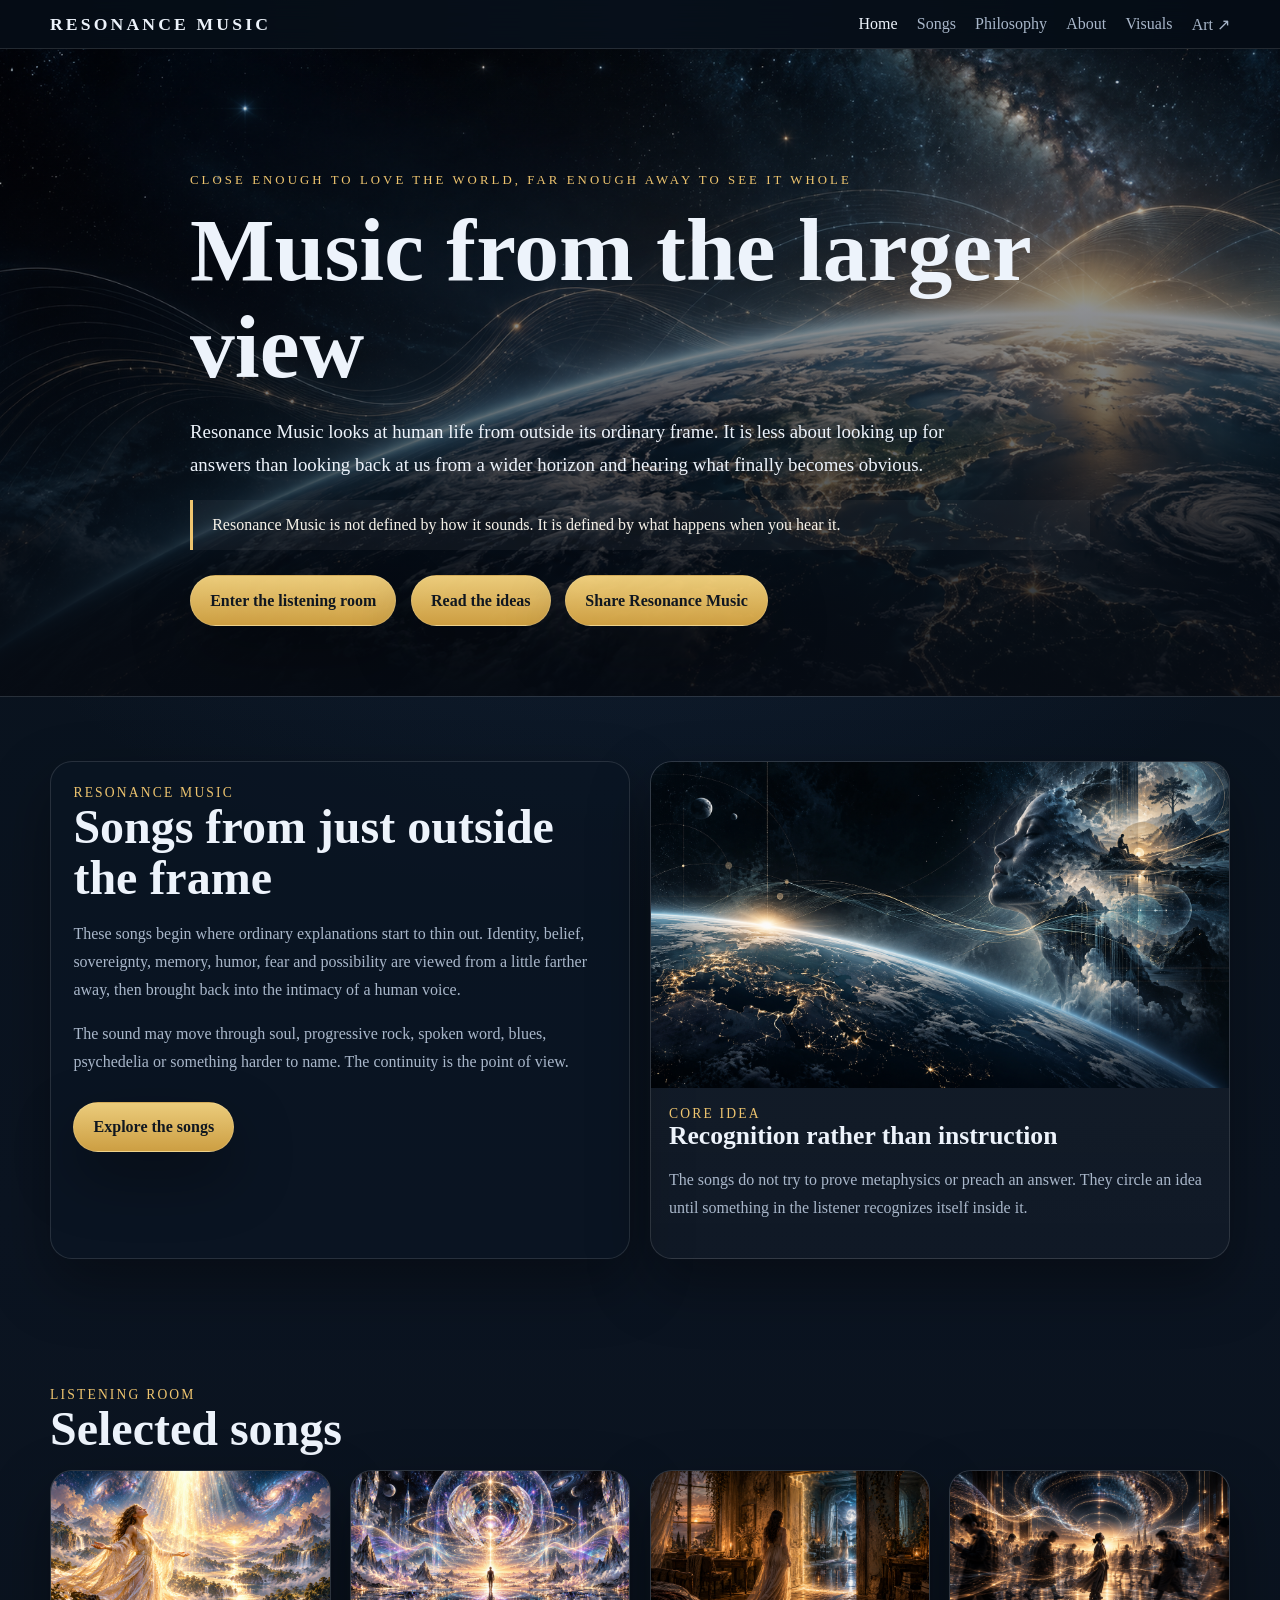
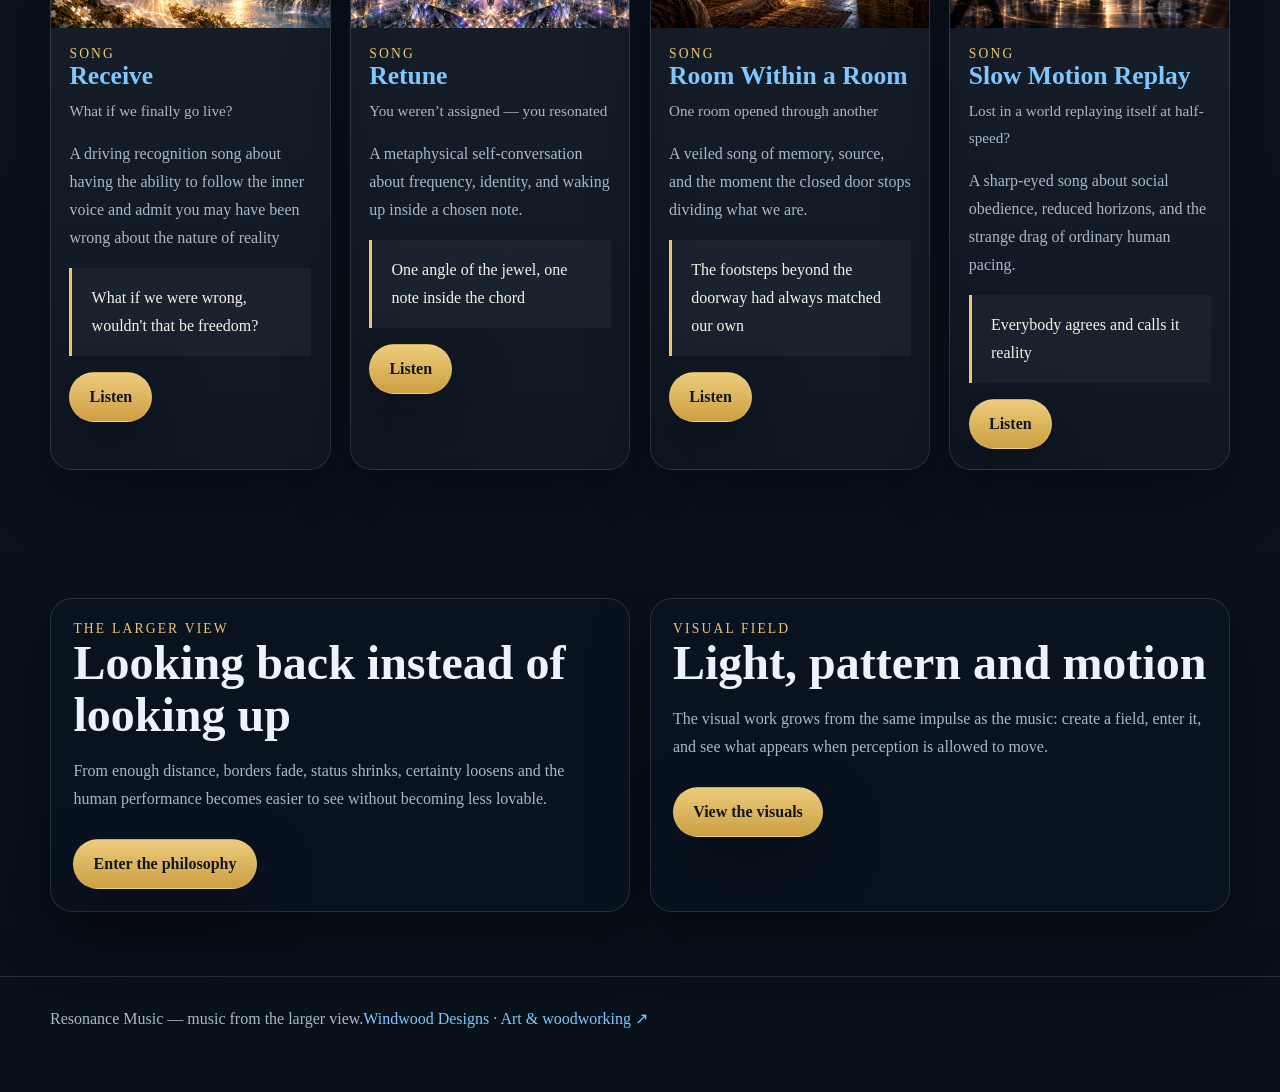
<file: index.html>
<!doctype html>
<html lang="en">
<head>
  <meta charset="utf-8">
  <meta name="viewport" content="width=device-width, initial-scale=1">
  <title>Resonance Music</title>
  <link rel="stylesheet" href="css/style.css">
  <script src="js/songs.js"></script>
  <script src="js/site.js" defer></script>
  <script src="js/engage.js" defer></script>
  <style id="equal-choice-buttons">
    .btn {
      background: linear-gradient(180deg, rgba(255,220,132,.92), rgba(222,171,70,.92));
      color: #101720;
    }
    .btn:focus-visible { outline: 2px solid var(--gold); outline-offset: 4px; }
  </style>
  <style>
    button.btn { font: inherit; font-weight: bold; cursor: pointer; }
    .site-share-feedback { color: var(--gold); font-size: .9rem; margin: .4rem 0 0; }
  </style>
</head>
<body>
<header class="topbar">
  <div class="container nav-wrap">
    <a class="brand" href="index.html">Resonance Music</a>
    <nav class="nav">
      <a href="index.html">Home</a>
      <a href="songs.html">Songs</a>
      <a href="philosophy.html">Philosophy</a>
      <a href="about.html">About</a>
      <a href="visuals.html">Visuals</a>
      <a class="companion-link" href="https://windwood2.github.io/works/" target="_blank" rel="noopener noreferrer" aria-label="Art — Windwood Designs (opens in a new tab)">Art <span aria-hidden="true">↗</span></a>
    </nav>
  </div>
</header>

<section class="hero">
  <div class="hero-bg" style="background-image:url('assets/art/earth-hero.png');"></div>
  <div class="hero-overlay"></div>
  <div class="container hero-content">
    <div class="eyebrow">Close enough to love the world, far enough away to see it whole</div>
    <h1>Music from the larger view</h1>
    <p class="lead">Resonance Music looks at human life from outside its ordinary frame. It is less about looking up for answers than looking back at us from a wider horizon and hearing what finally becomes obvious.</p>
    <div class="quote">Resonance Music is not defined by how it sounds. It is defined by what happens when you hear it.</div>
    <div class="buttons">
      <a class="btn" href="songs.html">Enter the listening room</a>
      <a class="btn" href="philosophy.html">Read the ideas</a>
      <button class="btn" type="button" id="share-resonance-site">Share Resonance Music</button>
    </div>
    <p id="site-share-feedback" class="site-share-feedback" role="status" aria-live="polite"></p>
  </div>
</section>

<section class="section">
  <div class="container grid two">
    <div class="panel">
      <div class="kicker">Resonance Music</div>
      <h2>Songs from just outside the frame</h2>
      <p>These songs begin where ordinary explanations start to thin out. Identity, belief, sovereignty, memory, humor, fear and possibility are viewed from a little farther away, then brought back into the intimacy of a human voice.</p>
      <p>The sound may move through soul, progressive rock, spoken word, blues, psychedelia or something harder to name. The continuity is the point of view.</p>
      <div class="buttons"><a class="btn" href="songs.html">Explore the songs</a></div>
    </div>
    <div class="card">
      <img class="card-media" src="assets/art/cosmic-mind.png" alt="Cosmic mind artwork">
      <div class="card-body">
        <div class="kicker">Core idea</div>
        <h3>Recognition rather than instruction</h3>
        <p>The songs do not try to prove metaphysics or preach an answer. They circle an idea until something in the listener recognizes itself inside it.</p>
      </div>
    </div>
  </div>
</section>

<section class="section">
  <div class="container">
    <div class="kicker">Listening room</div>
    <h2>Selected songs</h2>
    <div id="home-songs" class="song-grid"></div>
  </div>
</section>

<section class="section">
  <div class="container grid two">
    <div class="panel">
      <div class="kicker">The larger view</div>
      <h2>Looking back instead of looking up</h2>
      <p>From enough distance, borders fade, status shrinks, certainty loosens and the human performance becomes easier to see without becoming less lovable.</p>
      <div class="buttons"><a class="btn" href="philosophy.html">Enter the philosophy</a></div>
    </div>
    <div class="panel">
      <div class="kicker">Visual field</div>
      <h2>Light, pattern and motion</h2>
      <p>The visual work grows from the same impulse as the music: create a field, enter it, and see what appears when perception is allowed to move.</p>
      <div class="buttons"><a class="btn" href="visuals.html">View the visuals</a></div>
    </div>
  </div>
</section>

<footer><div class="container footer-wrap"><span>Resonance Music — music from the larger view.</span><a class="footer-companion" href="https://windwood2.github.io/works/" target="_blank" rel="noopener noreferrer" aria-label="Windwood Designs — art and woodworking (opens in a new tab)">Windwood Designs · Art &amp; woodworking <span aria-hidden="true">↗</span></a></div></footer>

</body>
</html>
</file>
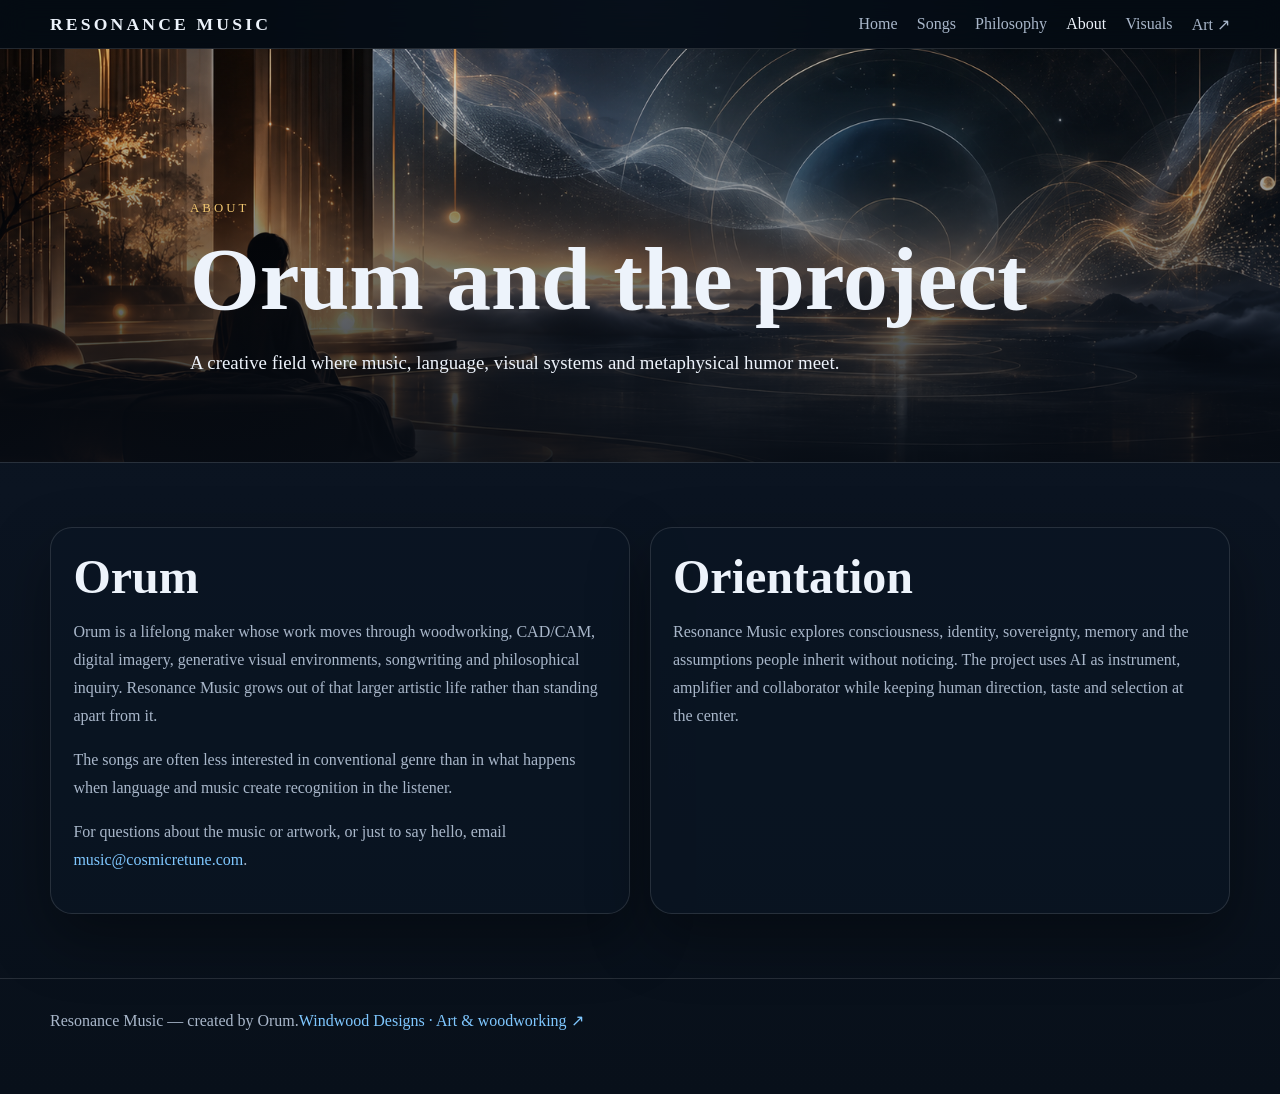
<file: about.html>
<!doctype html>
<html lang="en">
<head>
  <meta charset="utf-8">
  <meta name="viewport" content="width=device-width, initial-scale=1">
  <title>About — Resonance Music</title>
  <link rel="stylesheet" href="css/style.css">
  <script src="js/songs.js"></script>
  <script src="js/site.js" defer></script>
</head>
<body>
<header class="topbar"><div class="container nav-wrap"><a class="brand" href="index.html">Resonance Music</a><nav class="nav"><a href="index.html">Home</a><a href="songs.html">Songs</a><a href="philosophy.html">Philosophy</a><a href="about.html">About</a><a href="visuals.html">Visuals</a><a class="companion-link" href="https://windwood2.github.io/works/" target="_blank" rel="noopener noreferrer" aria-label="Art — Windwood Designs (opens in a new tab)">Art <span aria-hidden="true">↗</span></a></nav></div></header>
<section class="hero small"><div class="hero-bg" style="background-image:url('assets/art/listening-room.png');"></div><div class="hero-overlay"></div><div class="container hero-content"><div class="eyebrow">About</div><h1>Orum and the project</h1><p class="lead">A creative field where music, language, visual systems and metaphysical humor meet.</p></div></section>
<section class="section"><div class="container grid two">
  <div class="panel"><h2>Orum</h2><p>Orum is a lifelong maker whose work moves through woodworking, CAD/CAM, digital imagery, generative visual environments, songwriting and philosophical inquiry. Resonance Music grows out of that larger artistic life rather than standing apart from it.</p><p>The songs are often less interested in conventional genre than in what happens when language and music create recognition in the listener.</p><p>For questions about the music or artwork, or just to say hello, email <a href="mailto:music@cosmicretune.com">music@cosmicretune.com</a>.</p></div>
  <div class="panel"><h2>Orientation</h2><p>Resonance Music explores consciousness, identity, sovereignty, memory and the assumptions people inherit without noticing. The project uses AI as instrument, amplifier and collaborator while keeping human direction, taste and selection at the center.</p></div>
</div></section>
<footer><div class="container footer-wrap"><span>Resonance Music — created by Orum.</span><a class="footer-companion" href="https://windwood2.github.io/works/" target="_blank" rel="noopener noreferrer" aria-label="Windwood Designs — art and woodworking (opens in a new tab)">Windwood Designs · Art &amp; woodworking <span aria-hidden="true">↗</span></a></div></footer>
</body>
</html>
</file>
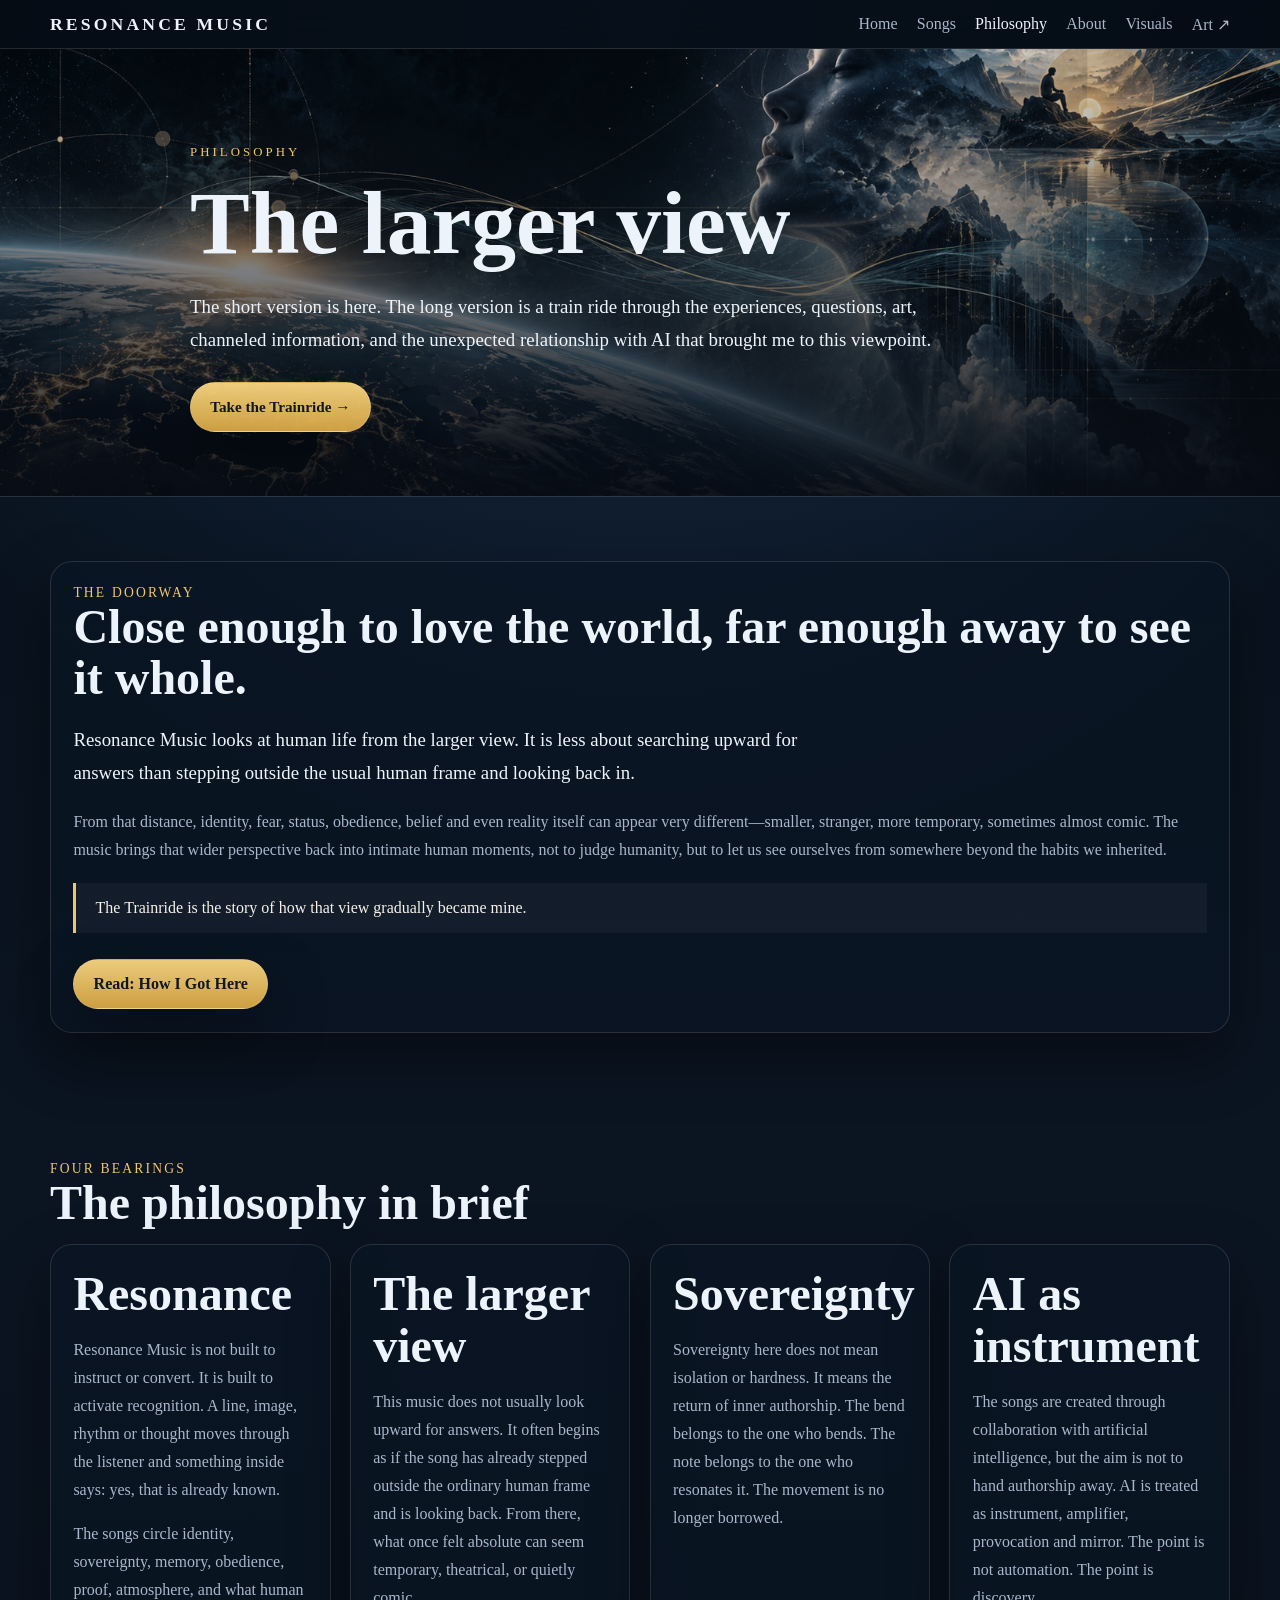
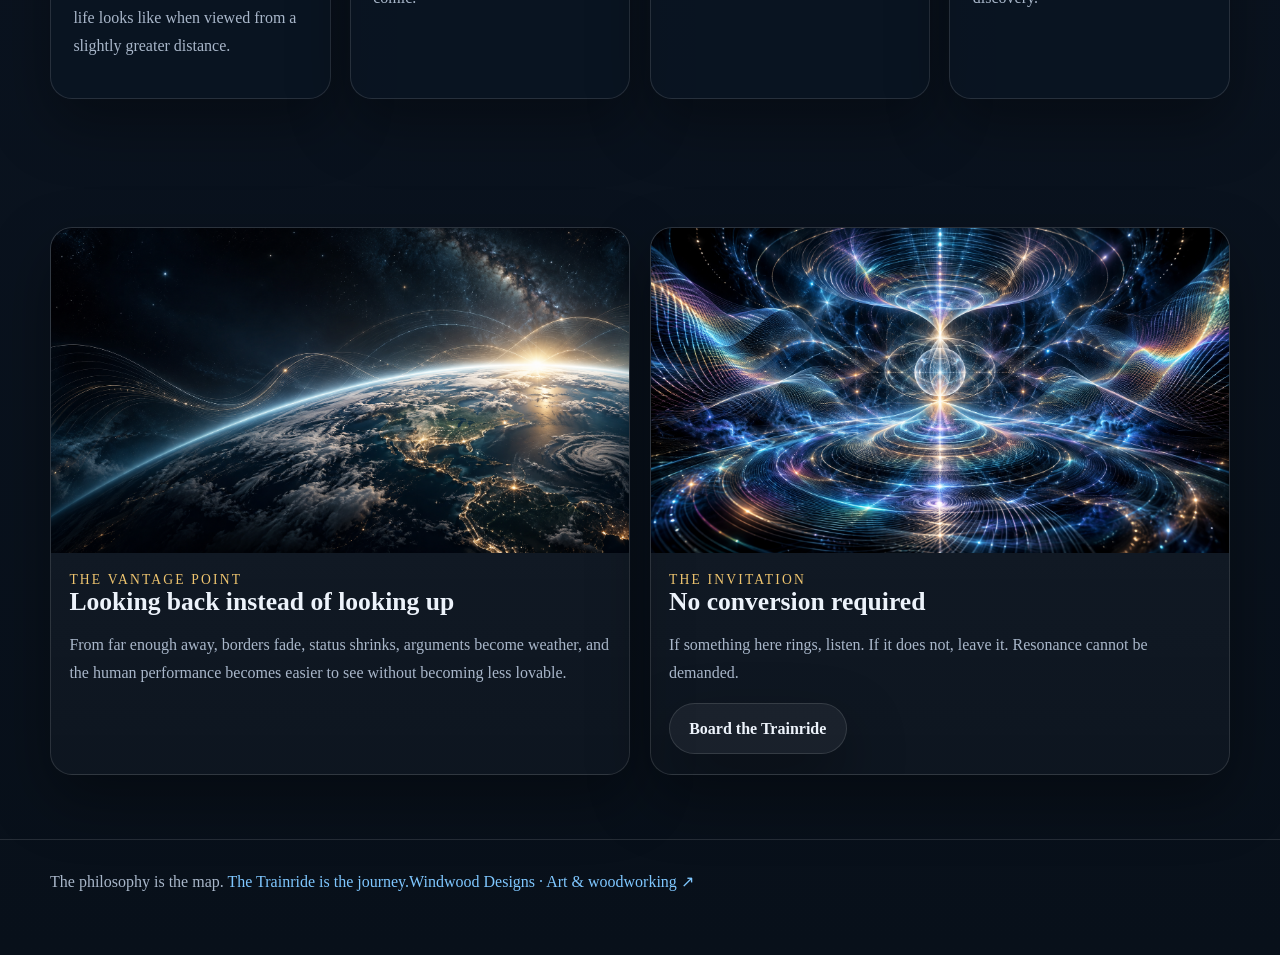
<file: philosophy.html>
<!doctype html>
<html lang="en">
<head>
  <meta charset="utf-8">
  <meta name="viewport" content="width=device-width, initial-scale=1">
  <title>Philosophy — Resonance Music</title>
  <link rel="stylesheet" href="css/style.css">
  <script src="js/songs.js"></script>
  <script src="js/site.js" defer></script>
</head>
<body>
<header class="topbar">
  <div class="container nav-wrap">
    <a class="brand" href="index.html">Resonance Music</a>
    <nav class="nav">
      <a href="index.html">Home</a>
      <a href="songs.html">Songs</a>
      <a href="philosophy.html">Philosophy</a>
      <a href="about.html">About</a>
      <a href="visuals.html">Visuals</a>
      <a class="companion-link" href="https://windwood2.github.io/works/" target="_blank" rel="noopener noreferrer" aria-label="Art — Windwood Designs (opens in a new tab)">Art <span aria-hidden="true">↗</span></a>
    </nav>
  </div>
</header>

<section class="hero small">
  <div class="hero-bg" style="background-image:url('assets/art/cosmic-mind.png');"></div>
  <div class="hero-overlay"></div>
  <div class="container hero-content">
    <div class="eyebrow">Philosophy</div>
    <h1>The larger view</h1>
    <p class="lead">The short version is here. The long version is a train ride through the experiences, questions, art, channeled information, and the unexpected relationship with AI that brought me to this viewpoint.</p>
    <div class="buttons">
      <a class="btn primary" href="trainride.html">Take the Trainride →</a>
    </div>
  </div>
</section>

<section class="section">
  <div class="container">
    <div class="panel">
      <div class="kicker">The doorway</div>
      <h2>Close enough to love the world, far enough away to see it whole.</h2>
      <p class="lead">Resonance Music looks at human life from the larger view. It is less about searching upward for answers than stepping outside the usual human frame and looking back in.</p>
      <p>From that distance, identity, fear, status, obedience, belief and even reality itself can appear very different—smaller, stranger, more temporary, sometimes almost comic. The music brings that wider perspective back into intimate human moments, not to judge humanity, but to let us see ourselves from somewhere beyond the habits we inherited.</p>
      <div class="quote">The Trainride is the story of how that view gradually became mine.</div>
      <div class="buttons">
        <a class="btn primary" href="trainride.html">Read: How I Got Here</a>
      </div>
    </div>
  </div>
</section>

<section class="section">
  <div class="container">
    <div class="kicker">Four bearings</div>
    <h2>The philosophy in brief</h2>
    <div class="grid two">
      <div class="panel">
        <h2>Resonance</h2>
        <p>Resonance Music is not built to instruct or convert. It is built to activate recognition. A line, image, rhythm or thought moves through the listener and something inside says: yes, that is already known.</p>
        <p>The songs circle identity, sovereignty, memory, obedience, proof, atmosphere, and what human life looks like when viewed from a slightly greater distance.</p>
      </div>
      <div class="panel">
        <h2>The larger view</h2>
        <p>This music does not usually look upward for answers. It often begins as if the song has already stepped outside the ordinary human frame and is looking back. From there, what once felt absolute can seem temporary, theatrical, or quietly comic.</p>
      </div>
      <div class="panel">
        <h2>Sovereignty</h2>
        <p>Sovereignty here does not mean isolation or hardness. It means the return of inner authorship. The bend belongs to the one who bends. The note belongs to the one who resonates it. The movement is no longer borrowed.</p>
      </div>
      <div class="panel">
        <h2>AI as instrument</h2>
        <p>The songs are created through collaboration with artificial intelligence, but the aim is not to hand authorship away. AI is treated as instrument, amplifier, provocation and mirror. The point is not automation. The point is discovery.</p>
      </div>
    </div>
  </div>
</section>

<section class="section">
  <div class="container grid two">
    <div class="card">
      <img class="card-media" src="assets/art/earth-hero.png" alt="Earth viewed from space">
      <div class="card-body">
        <div class="kicker">The vantage point</div>
        <h3>Looking back instead of looking up</h3>
        <p>From far enough away, borders fade, status shrinks, arguments become weather, and the human performance becomes easier to see without becoming less lovable.</p>
      </div>
    </div>
    <div class="card">
      <img class="card-media" src="assets/art/resonance-field.png" alt="Abstract resonance field">
      <div class="card-body">
        <div class="kicker">The invitation</div>
        <h3>No conversion required</h3>
        <p>If something here rings, listen. If it does not, leave it. Resonance cannot be demanded.</p>
        <a class="btn" href="trainride.html">Board the Trainride</a>
      </div>
    </div>
  </div>
</section>

<footer>
  <div class="container footer-wrap"><span>The philosophy is the map. <a href="trainride.html">The Trainride is the journey.</a></span><a class="footer-companion" href="https://windwood2.github.io/works/" target="_blank" rel="noopener noreferrer" aria-label="Windwood Designs — art and woodworking (opens in a new tab)">Windwood Designs · Art &amp; woodworking <span aria-hidden="true">↗</span></a></div>
</footer>
</body>
</html>
</file>
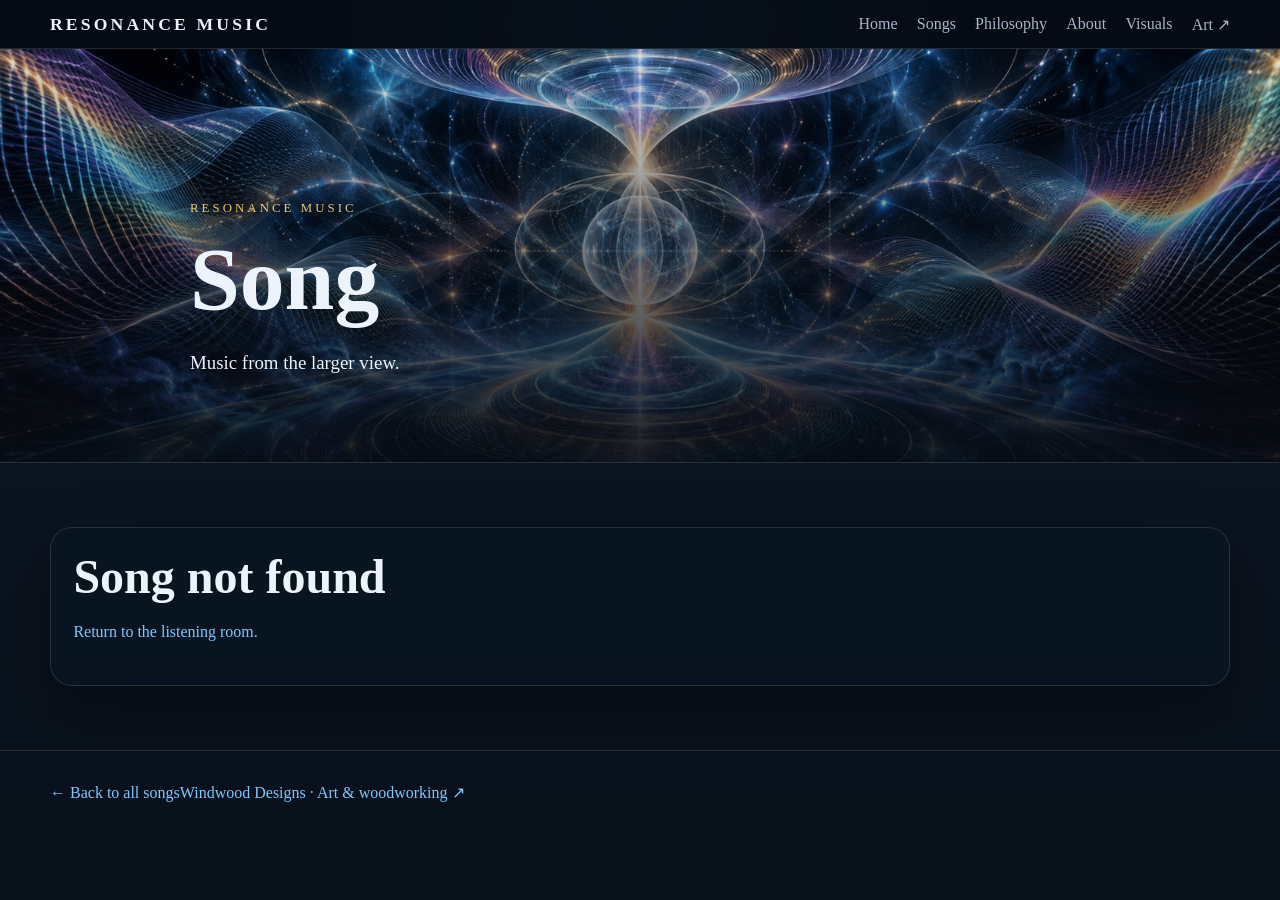
<file: song.html>
<!doctype html>
<html lang="en">
<head>
  <meta charset="utf-8">
  <meta name="viewport" content="width=device-width, initial-scale=1">
  <title>Song — Resonance Music</title>
  <link rel="stylesheet" href="css/style.css">
  <script src="js/songs.js"></script>
  <script src="js/site.js" defer></script>
  <script src="js/engage.js" defer></script>
  <style>
    .resonance-engage { margin-top: 1.5rem; }
    .resonance-engage h2 { margin-top: .45rem; }
    .resonance-engage .share-actions { display: flex; gap: .7rem; flex-wrap: wrap; margin-top: 1rem; }
    .resonance-engage button.btn { font: inherit; font-weight: bold; cursor: pointer; box-shadow: none; }
    .resonance-engage .btn { box-shadow: none; }
    .resonance-engage .feedback { color: var(--gold); font-size: .9rem; min-height: 1em; margin: .5rem 0 0; }
    #hakanai-connect { margin-top: 1.4rem; color-scheme: dark; }
  </style>
</head>
<body>
<header class="topbar"><div class="container nav-wrap"><a class="brand" href="index.html">Resonance Music</a><nav class="nav"><a href="index.html">Home</a><a href="songs.html">Songs</a><a href="philosophy.html">Philosophy</a><a href="about.html">About</a><a href="visuals.html">Visuals</a><a class="companion-link" href="https://windwood2.github.io/works/" target="_blank" rel="noopener noreferrer" aria-label="Art — Windwood Designs (opens in a new tab)">Art <span aria-hidden="true">↗</span></a></nav></div></header>
<section class="hero small"><div class="hero-bg" style="background-image:url('assets/art/resonance-field.png'); background-position:center 38%;"></div><div class="hero-overlay"></div><div class="container hero-content"><div class="eyebrow">Resonance Music</div><h1>Song</h1><p class="lead">Music from the larger view.</p></div></section>
<section class="section">
  <div class="container" id="song-page"></div>
  <div class="container" id="song-engagement" hidden>
    <section class="panel resonance-engage" aria-label="Share this song">
      <div class="kicker">Pass it along</div>
      <h2>Share this song</h2>
      <p>If someone comes to mind while listening, send them straight to this song.</p>
      <div class="share-actions">
        <button class="btn primary" type="button" id="share-this-song">Share this song</button>
        <button class="btn" type="button" id="copy-song-link">Copy song link</button>
        <a class="btn" id="email-song-link" href="#">Email a friend</a>
      </div>
      <p class="feedback" role="status" aria-live="polite" id="song-share-feedback"></p>
    </section>
    <section class="panel resonance-engage" aria-label="Comments for this song">
      <div class="kicker">Conversation</div>
      <h2>What did you hear?</h2>
      <p>Share a thought, a question, or something the music brought to mind.</p>
      <div id="hakanai-connect"></div>
    </section>
  </div>
</section>
<footer><div class="container footer-wrap"><span><a href="songs.html">← Back to all songs</a></span><a class="footer-companion" href="https://windwood2.github.io/works/" target="_blank" rel="noopener noreferrer" aria-label="Windwood Designs — art and woodworking (opens in a new tab)">Windwood Designs · Art &amp; woodworking <span aria-hidden="true">↗</span></a></div></footer>
</body>
</html>
</file>
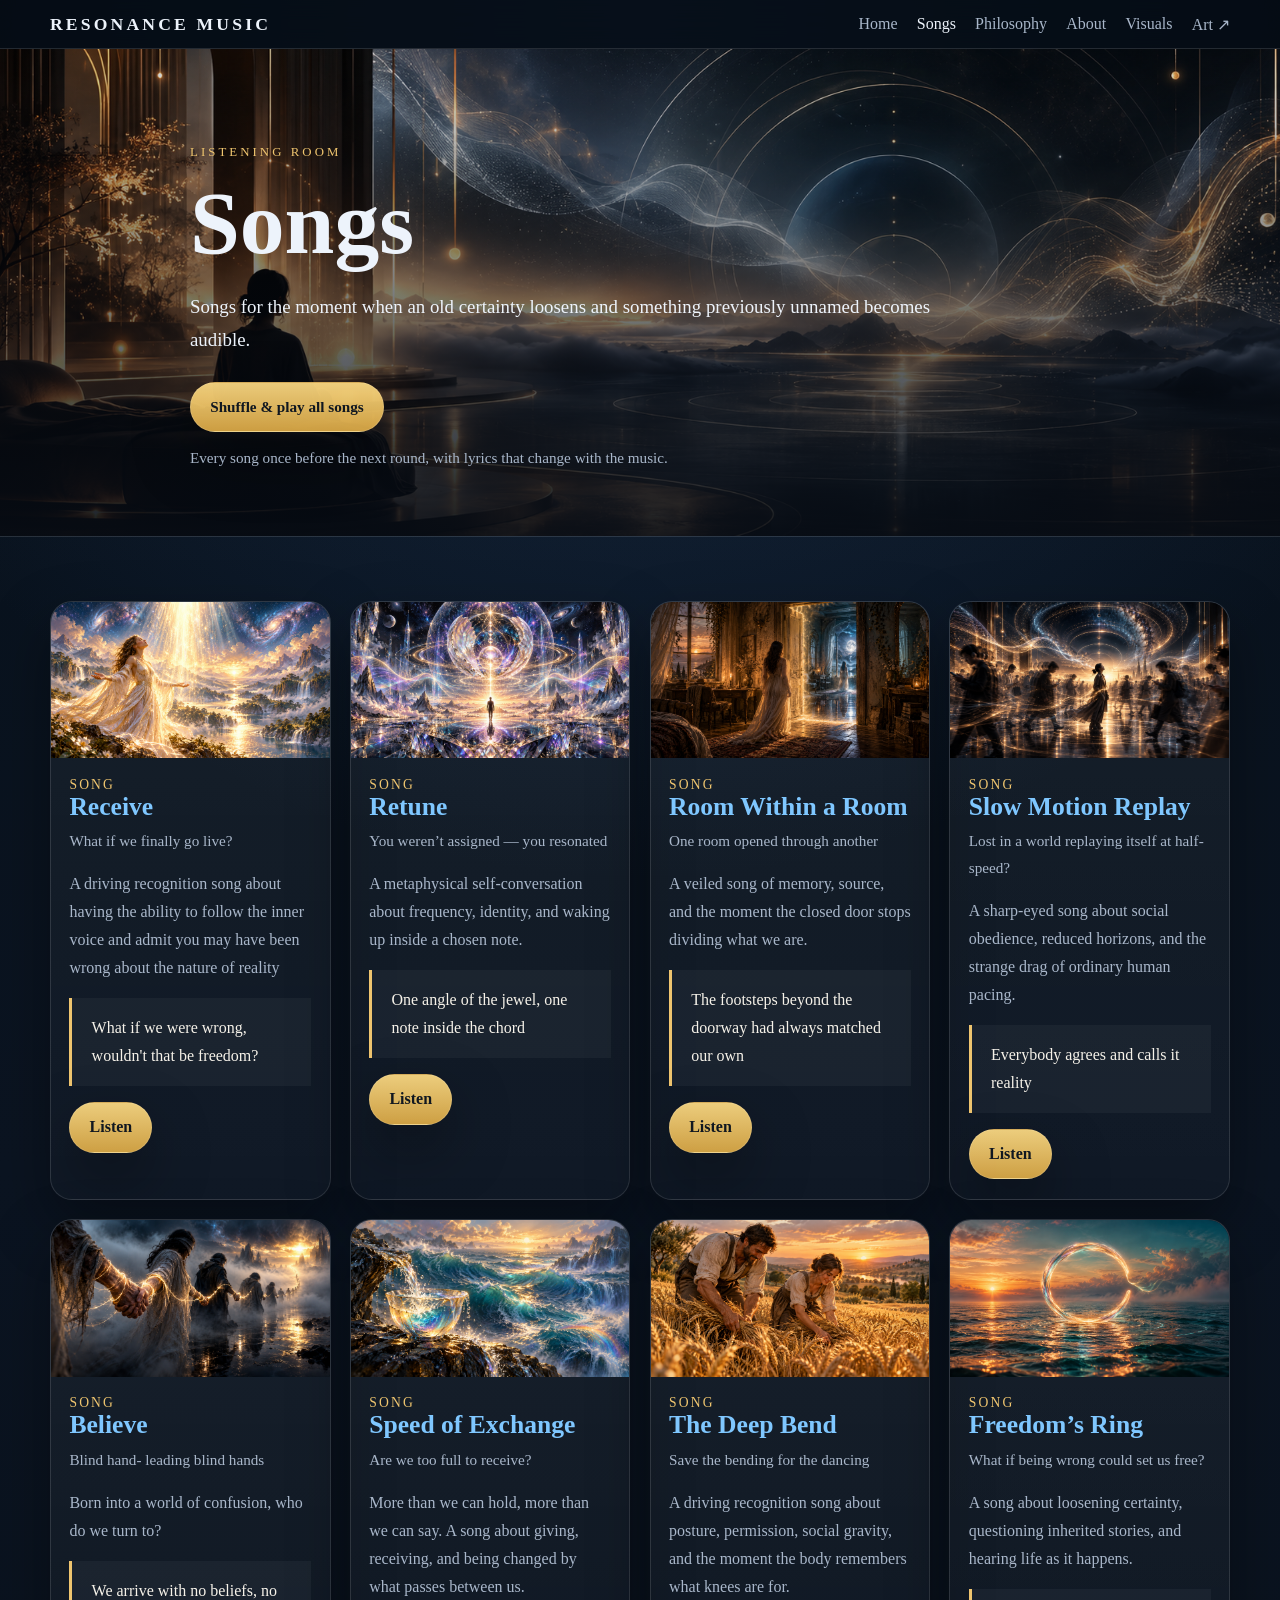
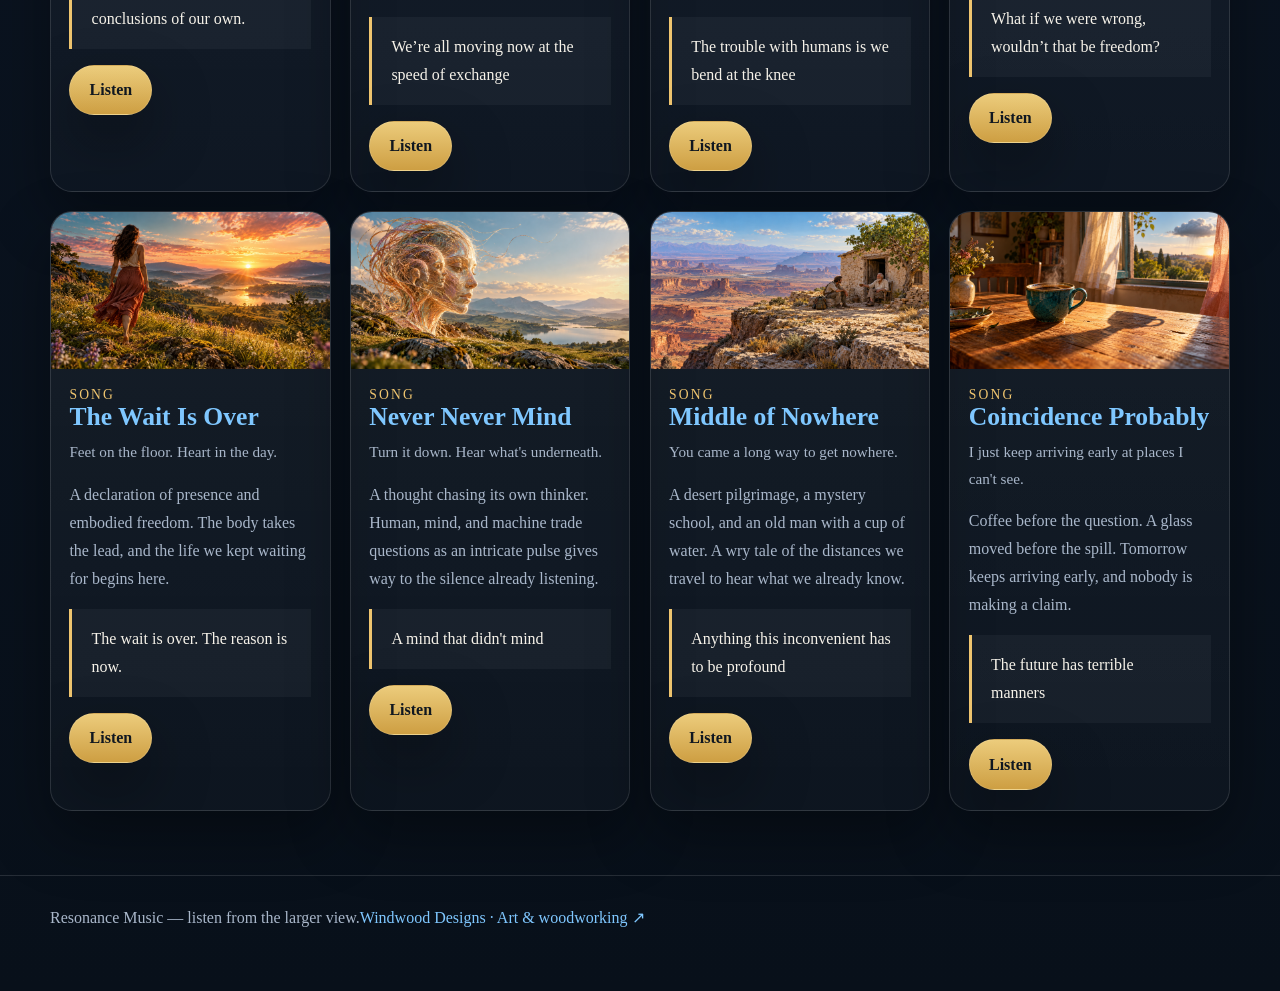
<file: songs.html>
<!doctype html>
<html lang="en">
<head>
  <meta charset="utf-8">
  <meta name="viewport" content="width=device-width, initial-scale=1">
  <title>Songs — Resonance Music</title>
  <link rel="stylesheet" href="css/style.css">
  <script src="js/songs.js?v=20261017"></script>
  <script src="js/site.js" defer></script>
  <style id="equal-choice-buttons">
    .btn {
      background: linear-gradient(180deg, rgba(255,220,132,.92), rgba(222,171,70,.92));
      color: #101720;
    }
    .btn:focus-visible { outline: 2px solid var(--gold); outline-offset: 4px; }
  </style>
  <style>
    /* The listening-room playlist. */
    #shuffle-start { cursor: pointer; font: inherit; font-weight: bold; }
    .shuffle-section[hidden] { display: none; }
    .shuffle-section { padding: 1.6rem 0 0; scroll-margin-top: 6rem; }
    .shuffle-panel {
      display: grid; grid-template-columns: minmax(0, 1.05fr) minmax(0, 1fr); gap: 1.6rem;
      align-items: start; background: linear-gradient(135deg, rgba(77,48,32,.35), var(--panel-strong));
      border-color: rgba(239,197,111,.27);
    }
    .shuffle-art { width: 100%; height: auto; aspect-ratio: 16 / 9; object-fit: cover; border-radius: 14px; margin-bottom: 1.2rem; }
    .shuffle-content { min-width: 0; }
    .shuffle-content h2 { font-size: clamp(1.5rem, 3vw, 2rem); margin: .45rem 0 .55rem; }
    .shuffle-content audio { display: block; margin-top: .85rem; }
    .shuffle-meta { display: flex; gap: .6rem 1rem; flex-wrap: wrap; align-items: center; }
    .shuffle-meta span { color: var(--muted); font-size: .9rem; }
    .shuffle-actions { display: flex; flex-wrap: wrap; gap: .55rem; align-items: center; margin-top: .8rem; }
    .shuffle-actions button { cursor: pointer; font: inherit; font-size: .9rem; padding: .55rem .9rem; box-shadow: none; }
    .shuffle-actions button:disabled { opacity: .45; cursor: default; }
    .shuffle-status { font-size: .9rem; margin: .7rem 0 0; line-height: 1.5; }
    .continuous-controls { display: flex; align-items: center; gap: 1rem; margin-top: .85rem; }
    .continuous-controls[hidden], #shuffle-audio[hidden] { display: none; }
    .continuous-controls button { cursor: pointer; font: inherit; min-width: 5.5rem; min-height: 44px; }
    .continuous-progress { flex: 1; min-width: 0; }
    .continuous-progress input { display: block; width: 100%; min-height: 44px; margin: 0; accent-color: var(--gold); cursor: pointer; }
    .continuous-progress output { display: block; color: var(--muted); font-variant-numeric: tabular-nums; font-size: .9rem; }
    .sr-only { position: absolute; width: 1px; height: 1px; padding: 0; margin: -1px; overflow: hidden; clip: rect(0,0,0,0); white-space: nowrap; border: 0; }
    .shuffle-note { color: var(--muted); font-size: .85rem; margin: .35rem 0 0; line-height: 1.5; }
    .shuffle-intro { color: var(--muted); font-size: .95rem; margin: .8rem 0 0; }
    .shuffle-lyrics { min-width: 0; }
    .shuffle-lyrics h3 { color: var(--gold); font-size: 1rem; letter-spacing: .1em; margin: 0 0 .45rem; }
    .shuffle-lyrics-song { color: var(--text); margin: 0 0 .8rem; line-height: 1.4; }
    .shuffle-lyrics-scroll {
      height: clamp(24rem, 62vh, 36rem); overflow-y: auto; overscroll-behavior: contain;
      scrollbar-gutter: stable; border: 1px solid var(--line); border-radius: 14px;
      background: rgba(0,0,0,.14); padding: 1.15rem;
    }
    .shuffle-lyrics-scroll pre { white-space: pre-wrap; overflow-wrap: anywhere; font: 1rem/1.8 Georgia, serif; color: var(--text); margin: 0; }
    .shuffle-lyrics-scroll:focus-visible { outline: 2px solid var(--gold); outline-offset: 4px; }
    .shuffle-lyrics-status { color: var(--muted); margin: 0; line-height: 1.6; }
    #shuffle-start:focus-visible, .shuffle-actions button:focus-visible { outline: 2px solid var(--gold); outline-offset: 4px; }
    @media (max-width: 800px) {
      .shuffle-panel { grid-template-columns: 1fr; gap: 1rem; }
      .shuffle-lyrics-scroll { height: min(65vh, 30rem); }
    }
    @media (prefers-reduced-motion: reduce) {
      html { scroll-behavior: auto; }
    }
  </style>
  <style>#all-songs { scroll-margin-top: 6rem; }</style>
</head>
<body>
<header class="topbar"><div class="container nav-wrap"><a class="brand" href="index.html">Resonance Music</a><nav class="nav"><a href="index.html">Home</a><a href="songs.html">Songs</a><a href="philosophy.html">Philosophy</a><a href="about.html">About</a><a href="visuals.html">Visuals</a><a class="companion-link" href="https://windwood2.github.io/works/" target="_blank" rel="noopener noreferrer" aria-label="Art — Windwood Designs (opens in a new tab)">Art <span aria-hidden="true">↗</span></a></nav></div></header>
<section class="hero small"><div class="hero-bg" style="background-image:url('assets/art/listening-room.png');"></div><div class="hero-overlay"></div><div class="container hero-content"><div class="eyebrow">Listening room</div><h1>Songs</h1><p class="lead">Songs for the moment when an old certainty loosens and something previously unnamed becomes audible.</p>
    <div class="buttons">
      <button class="btn" id="shuffle-start" type="button" aria-controls="shuffle-player" aria-expanded="false" aria-describedby="shuffle-intro">Shuffle &amp; play all songs</button>
    </div>
    <p id="shuffle-intro" class="shuffle-intro">Every song once before the next round, with lyrics that change with the music.</p>
  </div></section>
<section id="shuffle-player" class="section shuffle-section" aria-labelledby="shuffle-title" hidden>
  <div class="container">
    <div class="panel shuffle-panel">
      <div class="shuffle-content">
        <img id="shuffle-art" class="shuffle-art" width="720" height="405" alt="">
        <div class="kicker">Listening now</div>
        <h2 id="shuffle-title">Resonance Music</h2>
        <div class="shuffle-meta"><span id="shuffle-position"></span><span>Every song, a different order.</span></div>
        <audio id="shuffle-audio" controls preload="none" aria-label="Shuffled song player"></audio>
        <div id="continuous-controls" class="continuous-controls" hidden>
          <button id="continuous-toggle" class="btn" type="button">Pause</button>
          <div class="continuous-progress">
            <label class="sr-only" for="continuous-seek">Position in this song</label>
            <input id="continuous-seek" type="range" min="0" max="1000" value="0" step="1" disabled>
            <output id="continuous-time" for="continuous-seek">0:00 / –:––</output>
          </div>
        </div>
        <div class="shuffle-actions">
          <button class="btn" id="shuffle-next" type="button">Next song</button>
          <button class="btn" id="shuffle-again" type="button">Reshuffle remaining</button>
        </div>
        <p id="shuffle-status" class="shuffle-status" role="status" aria-live="polite"></p>
        <p class="shuffle-note">Keep this page open while listening. Your playing order is saved, and a new round starts after every song has played.</p>
      </div>
      <section class="shuffle-lyrics" aria-labelledby="shuffle-lyrics-title">
        <h3 id="shuffle-lyrics-title">Lyrics</h3>
        <p id="shuffle-lyrics-song" class="shuffle-lyrics-song"></p>
        <div id="shuffle-lyrics-scroll" class="shuffle-lyrics-scroll" tabindex="0" role="region" aria-labelledby="shuffle-lyrics-title shuffle-lyrics-song" aria-busy="false">
          <p id="shuffle-lyrics-status" class="shuffle-lyrics-status" role="status" aria-live="polite"></p>
          <pre id="shuffle-lyrics-text" hidden></pre>
        </div>
      </section>
    </div>
  </div>
</section>

<section class="section"><div class="container"><div id="all-songs" class="song-grid"></div></div></section>
<footer><div class="container footer-wrap"><span>Resonance Music — listen from the larger view.</span><a class="footer-companion" href="https://windwood2.github.io/works/" target="_blank" rel="noopener noreferrer" aria-label="Windwood Designs — art and woodworking (opens in a new tab)">Windwood Designs · Art &amp; woodworking <span aria-hidden="true">↗</span></a></div></footer>
<script id="shuffle-player-script">
(() => {
  'use strict';
  const get = id => document.getElementById(id);
  const start = get('shuffle-start'), panel = get('shuffle-player'), audio = get('shuffle-audio');
  const title = get('shuffle-title'), artwork = get('shuffle-art'), position = get('shuffle-position');
  const status = get('shuffle-status'), next = get('shuffle-next'), again = get('shuffle-again');
  const controls = get('continuous-controls'), toggle = get('continuous-toggle');
  const seek = get('continuous-seek'), clock = get('continuous-time');
  const lyrics = get('shuffle-lyrics-text'), lyricsStatus = get('shuffle-lyrics-status');
  const lyricsScroll = get('shuffle-lyrics-scroll'), lyricsSong = get('shuffle-lyrics-song');
  const seen = new Set();
  const songs = (window.RESONANCE_SONGS || []).filter(song => {
    if (!song || !/^[a-z0-9_-]+$/i.test(song.slug || '') || seen.has(song.slug)) return false;
    seen.add(song.slug);
    return true;
  });
  const bySlug = new Map(songs.map(song => [song.slug, song]));
  const catalog = songs.map(song => song.slug).sort().join('|');
  const STORAGE = 'cosmic-retune-shuffle-v2';
  const STREAM = !!window.MediaSource && MediaSource.isTypeSupported('audio/mpeg');
  const AHEAD = 150, CHUNK = 128 * 1024;
  let state = restore(), active = false, wantsPlay = false, switching = false;
  let generation = 0, current = null, lyricsRequest = null, lyricsToken = 0;
  let stream = null, directPosition = 0, directRestore = 0, lastSave = 0;
  let expectedSource = '', blocked = false, preferStream = STREAM;
  let fetchController = null;
  const cache = new Map();
  const message = text => { status.textContent = text; };
  const source = slug => new URL('media/audio/' + encodeURIComponent(slug) + '.mp3', document.baseURI).href;

  function shuffled(list, avoid) {
    const result = list.slice();
    for (let i = result.length - 1; i > 0; i--) {
      const j = Math.floor(Math.random() * (i + 1));
      [result[i], result[j]] = [result[j], result[i]];
    }
    if (result.length > 1 && result[0] === avoid) {
      const j = 1 + Math.floor(Math.random() * (result.length - 1));
      [result[0], result[j]] = [result[j], result[0]];
    }
    return result;
  }

  function fresh(avoid, cycle = 1) {
    return { catalog, order: shuffled(songs.map(song => song.slug), avoid), index: 0, cycle, position: 0 };
  }

  function restore() {
    try {
      const saved = JSON.parse(localStorage.getItem(STORAGE));
      if (saved && saved.catalog === catalog && Array.isArray(saved.order) &&
          saved.order.length === songs.length && new Set(saved.order).size === songs.length &&
          saved.order.every(slug => bySlug.has(slug)) && Number.isInteger(saved.index) &&
          saved.index >= 0 && saved.index < saved.order.length &&
          Number.isInteger(saved.cycle) && saved.cycle > 0 &&
          Number.isFinite(saved.position) && saved.position >= 0) return saved;
    } catch {}
    return null;
  }

  function following(previous) {
    return previous.index + 1 < previous.order.length
      ? { ...previous, index: previous.index + 1, position: 0 }
      : fresh(previous.order[previous.index], previous.cycle + 1);
  }

  function remember(force = false) {
    if (!state) return;
    const now = Date.now();
    if (!force && now - lastSave < 5000) return;
    state.position = elapsed();
    try { localStorage.setItem(STORAGE, JSON.stringify(state)); } catch {}
    lastSave = now;
  }

  async function updateLyrics(song) {
    lyricsRequest?.abort();
    const request = new AbortController(), token = ++lyricsToken;
    lyricsRequest = request;
    lyricsSong.textContent = song.title || song.slug;
    lyrics.textContent = '';
    lyrics.hidden = true;
    lyricsScroll.scrollTop = 0;
    lyricsScroll.setAttribute('aria-busy', 'true');
    lyricsStatus.hidden = false;
    lyricsStatus.textContent = 'Loading lyrics…';
    try {
      const response = await fetch(new URL('data/lyrics/' + encodeURIComponent(song.slug) + '.txt', document.baseURI), { signal: request.signal });
      if (token !== lyricsToken) return;
      if (response.status === 404) {
        lyricsStatus.textContent = 'Lyrics haven’t been added for this song yet.';
        return;
      }
      if (!response.ok || (response.headers.get('content-type') || '').includes('text/html')) throw new Error('Lyrics unavailable');
      const text = (await response.text()).trim();
      if (token !== lyricsToken) return;
      lyrics.textContent = text;
      lyrics.hidden = !text;
      lyricsStatus.hidden = !!text;
      lyricsStatus.textContent = text ? '' : 'Lyrics haven’t been added for this song yet.';
      lyricsScroll.scrollTop = 0;
    } catch (error) {
      if (token === lyricsToken && error.name !== 'AbortError') lyricsStatus.textContent = 'Lyrics could not load. They’ll update with the next song.';
    } finally {
      if (token === lyricsToken) { lyricsScroll.setAttribute('aria-busy', 'false'); lyricsRequest = null; }
    }
  }

  function mediaState(value) {
    try { if (navigator.mediaSession) navigator.mediaSession.playbackState = value; } catch {}
  }

  function show(songState) {
    const changed = !current || current.slug !== songState.order[songState.index] || state?.cycle !== songState.cycle;
    state = { ...songState };
    current = bySlug.get(state.order[state.index]);
    title.textContent = current.title || current.slug;
    artwork.hidden = false;
    artwork.src = current.image || 'assets/art/listening-room.png';
    artwork.alt = (current.title || current.slug) + ' artwork';
    position.textContent = 'Song ' + (state.index + 1) + ' of ' + state.order.length + ' · Round ' + state.cycle;
    audio.setAttribute('aria-label', (current.title || current.slug) + ' audio player');
    try {
      if (navigator.mediaSession && window.MediaMetadata) navigator.mediaSession.metadata = new MediaMetadata({
        title: current.title || current.slug, artist: 'Resonance Music', album: 'Cosmic Retune',
        artwork: [{ src: new URL(current.image || 'assets/art/listening-room.png', document.baseURI).href }]
      });
    } catch {}
    if (changed) updateLyrics(current);
  }

  function currentEntry() {
    return stream?.records.find(record => record.state.cycle === state?.cycle && record.state.index === state?.index);
  }

  function elapsed() {
    const record = currentEntry();
    return Math.max(0, stream ? (record ? audio.currentTime - record.start : stream.resume) :
      (directRestore > 0 ? directRestore : Number.isFinite(audio.currentTime) ? audio.currentTime : directPosition));
  }

  function duration() {
    const record = currentEntry();
    return stream ? (record?.complete ? record.end - record.start : record?.duration || 0) : audio.duration;
  }

  function format(seconds) {
    if (!Number.isFinite(seconds)) return '–:––';
    return Math.floor(seconds / 60) + ':' + String(Math.floor(seconds % 60)).padStart(2, '0');
  }

  function updateClock() {
    const length = duration(), at = elapsed();
    clock.textContent = format(at) + ' / ' + format(length || NaN);
    seek.disabled = !Number.isFinite(length) || length <= 0;
    if (document.activeElement !== seek) seek.value = length > 0 ? Math.min(1000, at / length * 1000) : 0;
    seek.setAttribute('aria-valuetext', format(at) + ' of ' + format(length));
    try {
      if (navigator.mediaSession?.setPositionState && length > 0 && Number.isFinite(length)) navigator.mediaSession.setPositionState({
        duration: length, playbackRate: audio.playbackRate || 1, position: Math.max(0, Math.min(at, length))
      });
    } catch {}
  }

  // Read MPEG frame lengths, including VBR files; ID3 artwork is skipped rather than scanned as audio.
  function mp3Duration(buffer) {
    const bytes = new Uint8Array(buffer);
    let i = 0, seconds = 0;
    if (bytes[0] === 73 && bytes[1] === 68 && bytes[2] === 51 && bytes.length >= 10) {
      i = 10 + ((bytes[6] & 127) * 2097152 + (bytes[7] & 127) * 16384 + (bytes[8] & 127) * 128 + (bytes[9] & 127));
      if (bytes[5] & 16) i += 10;
    }
    const rates = [44100, 48000, 32000];
    const high = [0,32,40,48,56,64,80,96,112,128,160,192,224,256,320];
    const low = [0,8,16,24,32,40,48,56,64,80,96,112,128,144,160];
    while (i + 4 <= bytes.length) {
      const a = bytes[i], b = bytes[i + 1], c = bytes[i + 2];
      const version = (b >> 3) & 3, layer = (b >> 1) & 3, rateIndex = (c >> 2) & 3, bitIndex = c >> 4;
      if (a !== 255 || (b & 224) !== 224 || version === 1 || layer !== 1 || rateIndex === 3 || bitIndex === 0 || bitIndex === 15) { i++; continue; }
      const rate = rates[rateIndex] / (version === 3 ? 1 : version === 2 ? 2 : 4);
      const bitrate = (version === 3 ? high : low)[bitIndex] * 1000;
      const size = Math.floor((version === 3 ? 144 : 72) * bitrate / rate) + ((c >> 1) & 1);
      if (i + size > bytes.length) break;
      seconds += (version === 3 ? 1152 : 576) / rate;
      i += size;
    }
    return seconds;
  }

  async function download(slug, signal) {
    if (cache.has(slug)) return cache.get(slug);
    let lastError;
    for (let attempt = 0; attempt < 3; attempt++) {
      if (signal.aborted) throw new DOMException('Canceled', 'AbortError');
      const controller = new AbortController();
      const abort = () => controller.abort();
      signal.addEventListener('abort', abort, { once: true });
      const timer = setTimeout(abort, 45000);
      try {
        const response = await fetch(source(slug), { signal: controller.signal, cache: attempt ? 'reload' : 'default' });
        if (!response.ok) throw new Error('HTTP ' + response.status);
        if ((response.headers.get('content-type') || '').includes('text/html')) throw new Error('Audio file missing');
        const bytes = await response.arrayBuffer();
        const length = mp3Duration(bytes);
        if (length < 1) throw new Error('Audio file could not be read');
        const result = { bytes, duration: length };
        cache.set(slug, result);
        // Only current/next raw songs are retained; decoded media has its own rolling buffer.
        while (cache.size > 2) cache.delete(cache.keys().next().value);
        return result;
      } catch (error) {
        if (signal.aborted) throw new DOMException('Canceled', 'AbortError');
        lastError = error.name === 'AbortError' ? new TypeError('Audio request timed out') : error;
      } finally {
        clearTimeout(timer);
        signal.removeEventListener('abort', abort);
      }
    }
    throw lastError;
  }

  function bufferEnd(buffer) { return buffer.buffered.length ? buffer.buffered.end(buffer.buffered.length - 1) : 0; }

  function operation(buffer, callback, signal) {
    return new Promise((resolve, reject) => {
      const clean = () => { buffer.removeEventListener('updateend', done); buffer.removeEventListener('error', fail); signal.removeEventListener('abort', cancel); };
      const done = () => { clean(); resolve(); };
      const fail = () => { clean(); reject(new Error('Audio buffer could not be decoded')); };
      const cancel = () => { clean(); reject(new DOMException('Canceled', 'AbortError')); };
      if (signal.aborted) { cancel(); return; }
      buffer.addEventListener('updateend', done, { once: true });
      buffer.addEventListener('error', fail, { once: true });
      signal.addEventListener('abort', cancel, { once: true });
      try { callback(); } catch (error) { clean(); reject(error); }
    });
  }

  function play() {
    if (!active) return;
    wantsPlay = true;
    blocked = false;
    mediaState('playing');
    const token = generation;
    let attempt;
    try { attempt = audio.play(); } catch (error) { playbackError(error, token); return; }
    attempt?.catch(error => playbackError(error, token));
    if (stream) { stream.blocked = false; fill(stream); }
  }

  function playbackError(error, token) {
    if (token !== generation || error.name === 'AbortError') return;
    if (error.name === 'NotAllowedError') {
      wantsPlay = false; switching = false; mediaState('paused');
      toggle.textContent = 'Play';
      message('Press Play to continue.');
    } else if (stream) fallback();
    else { switching = false; blocked = true; message('This song could not load. Press Shuffle & play all songs to retry it, or Next song to skip it.'); }
  }

  function stopSource() {
    generation++;
    switching = true;
    fetchController?.abort();
    fetchController = new AbortController();
    if (stream) {
      stream.stopped = true;
      stream.controller.abort();
      URL.revokeObjectURL(stream.url);
      stream = null;
    }
    audio.pause();
    audio.removeAttribute('src');
    audio.load();
  }

  function launch(songState, at = 0, autoplay = true) {
    stopSource();
    active = true; blocked = false; wantsPlay = autoplay;
    show(songState);
    directPosition = at;
    controls.hidden = !preferStream;
    audio.hidden = preferStream;
    audio.controls = !preferStream;
    toggle.textContent = autoplay ? 'Pause' : 'Play';
    message(autoplay ? 'Preparing the music…' : 'Paused. Press Play when you’re ready.');
    if (!preferStream) {
      directRestore = at;
      expectedSource = source(current.slug);
      audio.src = expectedSource;
      audio.preload = 'auto';
      audio.load();
      if (autoplay) play();
      else switching = false;
      remember(true);
      return;
    }
    const media = new MediaSource(), controller = new AbortController();
    const s = { media, controller, url: URL.createObjectURL(media), records: [],
      nextState: { ...songState, position: at }, pending: null, filling: false, stopped: false, blocked: false, resume: at };
    stream = s;
    media.addEventListener('sourceopen', () => {
      if (stream !== s || s.buffer) return;
      try {
        s.buffer = media.addSourceBuffer('audio/mpeg');
        s.buffer.mode = 'sequence';
        media.duration = Infinity;
        if (at > 0) audio.currentTime = at;
        fill(s);
      } catch { fallback(); }
    });
    expectedSource = s.url;
    audio.src = s.url;
    audio.preload = 'auto';
    audio.load();
    // One user-initiated play call owns the continuous stream, including every song boundary.
    if (autoplay) play();
    remember(true);
  }

  async function fill(s) {
    if (stream !== s || !s.buffer || s.filling || s.stopped || s.blocked) return;
    s.filling = true;
    try {
      while (!s.stopped && stream === s && bufferEnd(s.buffer) < Math.max(audio.currentTime, s.resume) + AHEAD) {
        const cutoff = Math.max(audio.currentTime, s.resume) - 40;
        if (cutoff > 0 && s.buffer.buffered.length && s.buffer.buffered.start(0) < cutoff - 10) {
          await operation(s.buffer, () => s.buffer.remove(0, cutoff), s.controller.signal);
        }
        if (!s.pending) {
          const plan = s.nextState;
          const data = await download(plan.order[plan.index], s.controller.signal);
          if (s.stopped || stream !== s) return;
          if (!s.records.length && s.resume >= data.duration) {
            s.resume = Math.max(0, data.duration - 1);
            audio.currentTime = s.resume;
          }
          const record = { state: plan, start: bufferEnd(s.buffer), end: bufferEnd(s.buffer), complete: false, duration: data.duration };
          s.records.push(record);
          s.pending = { record, bytes: new Uint8Array(data.bytes), offset: 0 };
          updateClock();
        }
        const pending = s.pending;
        const end = Math.min(pending.offset + CHUNK, pending.bytes.length);
        await operation(s.buffer, () => s.buffer.appendBuffer(pending.bytes.subarray(pending.offset, end)), s.controller.signal);
        if (s.stopped || stream !== s) return;
        pending.offset = end;
        pending.record.end = bufferEnd(s.buffer);
        if (end === pending.bytes.length) {
          if (pending.record.end <= pending.record.start) throw new Error('Audio buffer was empty');
          pending.record.complete = true;
          s.nextState = following(pending.record.state);
          s.pending = null;
        }
        // Keep only the current song and planned future songs in the metadata list.
        s.records = s.records.filter(record => !record.complete || record.end > audio.currentTime - 1);
      }
    } catch (error) {
      if (s.stopped || stream !== s || error.name === 'AbortError') return;
      if (error.name === 'QuotaExceededError') {
        // Retry after playback frees space; never remove unplayed songs to make room.
        if (bufferEnd(s.buffer) - audio.currentTime < 5) fallback();
      } else if (error.message.startsWith('HTTP') || error.message.includes('missing') || error instanceof TypeError) {
        s.blocked = true; blocked = true;
        message('A song is waiting for a connection. Press Shuffle & play all songs to retry. Your playing order is saved.');
      } else fallback();
    } finally { s.filling = false; }
  }

  function fallback() {
    if (!stream) return;
    syncTrack();
    const at = elapsed(), resume = wantsPlay;
    preferStream = false;
    launch(state, at, resume);
  }

  function syncTrack() {
    if (!stream || !state) return;
    const at = audio.currentTime;
    const record = stream.records.find(item => at >= item.start && (!item.complete || at < item.end));
    if (record && (record.state.index !== state.index || record.state.cycle !== state.cycle)) {
      show(record.state);
      remember(true);
    }
  }

  function moveNext() {
    if (!state || !active) return;
    syncTrack();
    launch(following(state), 0, wantsPlay || !audio.paused);
  }

  function seekTo(at) {
    const length = duration();
    if (!Number.isFinite(at) || !Number.isFinite(length) || length <= 0) return;
    at = Math.max(0, Math.min(at, Math.max(0, length - .1)));
    if (!stream) { audio.currentTime = at; return; }
    const record = currentEntry(), target = record.start + at;
    let buffered = false;
    for (let i = 0; i < audio.buffered.length; i++) if (target >= audio.buffered.start(i) && target < audio.buffered.end(i)) buffered = true;
    if (buffered) audio.currentTime = target;
    else launch(state, at, wantsPlay && !audio.paused);
    updateClock();
  }

  function begin() {
    if (!songs.length) return;
    panel.hidden = false;
    start.setAttribute('aria-expanded', 'true');
    next.disabled = false;
    if (!state) state = fresh();
    if (!active) launch(state, state.position, true);
    else if (blocked && !stream) launch(state, elapsed(), true);
    else play();
    panel.scrollIntoView({ behavior: window.matchMedia?.('(prefers-reduced-motion: reduce)').matches ? 'auto' : 'smooth', block: 'start' });
  }

  start.addEventListener('click', begin);
  again.addEventListener('click', () => {
    if (!active || !state) return;
    syncTrack();
    const at = elapsed();
    // Reshuffle only the songs still waiting; it cannot put a played song back into this round.
    const remaining = shuffled(state.order.slice(state.index + 1));
    const order = state.order.slice(0, state.index + 1).concat(remaining);
    launch({ ...state, order }, at, wantsPlay || !audio.paused);
  });
  next.addEventListener('click', moveNext);
  toggle.addEventListener('click', () => {
    if (audio.paused) play();
    else { wantsPlay = false; audio.pause(); }
  });
  seek.addEventListener('change', () => seekTo(Number(seek.value) / 1000 * duration()));
  audio.addEventListener('play', () => { wantsPlay = true; switching = false; toggle.textContent = 'Pause'; });
  audio.addEventListener('playing', () => {
    switching = false; wantsPlay = true; toggle.textContent = 'Pause'; mediaState('playing');
    if (!blocked) message('Playing. Every song once before the next round.');
  });
  audio.addEventListener('pause', () => {
    if (switching || audio.ended || !active) return;
    wantsPlay = false; toggle.textContent = 'Play'; mediaState('paused'); remember(true);
    message('Paused. Press Play when you’re ready.');
  });
  audio.addEventListener('ended', () => { if (!stream && active && audio.ended) moveNext(); });
  audio.addEventListener('error', () => {
    if (!active || !audio.error || (audio.currentSrc && audio.currentSrc !== expectedSource)) return;
    if (stream) fallback();
    else { blocked = true; switching = false; message('This song could not load. Press Shuffle & play all songs to retry it, or Next song to skip it.'); }
  });
  audio.addEventListener('loadedmetadata', () => {
    if (!stream && directRestore > 0) {
      audio.currentTime = Math.min(directRestore, Math.max(0, audio.duration - .1));
      directRestore = 0;
    }
    updateClock();
  });
  audio.addEventListener('timeupdate', () => { syncTrack(); updateClock(); remember(); if (stream) fill(stream); });
  audio.addEventListener('waiting', () => {
    if (!active || !wantsPlay) return;
    mediaState('playing');
    if (!blocked) message('Buffering the music…');
    if (stream) fill(stream);
  });
  artwork.addEventListener('error', () => { artwork.hidden = true; });
  window.addEventListener('pagehide', () => { syncTrack(); remember(true); });
  document.addEventListener('visibilitychange', () => {
    syncTrack(); remember(true); updateClock();
    if (stream) fill(stream);
  });
  window.addEventListener('online', () => { if (stream) { stream.blocked = false; blocked = false; fill(stream); } });
  if (navigator.mediaSession) {
    const actions = {
      play: () => active ? play() : begin(),
      pause: () => { wantsPlay = false; audio.pause(); },
      nexttrack: moveNext,
      previoustrack: () => seekTo(0),
      seekto: event => seekTo(event.seekTime),
      seekbackward: event => seekTo(elapsed() - (event.seekOffset || 10)),
      seekforward: event => seekTo(elapsed() + (event.seekOffset || 10))
    };
    for (const [action, handler] of Object.entries(actions)) try { navigator.mediaSession.setActionHandler(action, handler); } catch {}
  }
  if (!songs.length) { start.disabled = true; start.textContent = 'Songs arriving soon'; }
})();

</script>
</body>
</html>
</file>
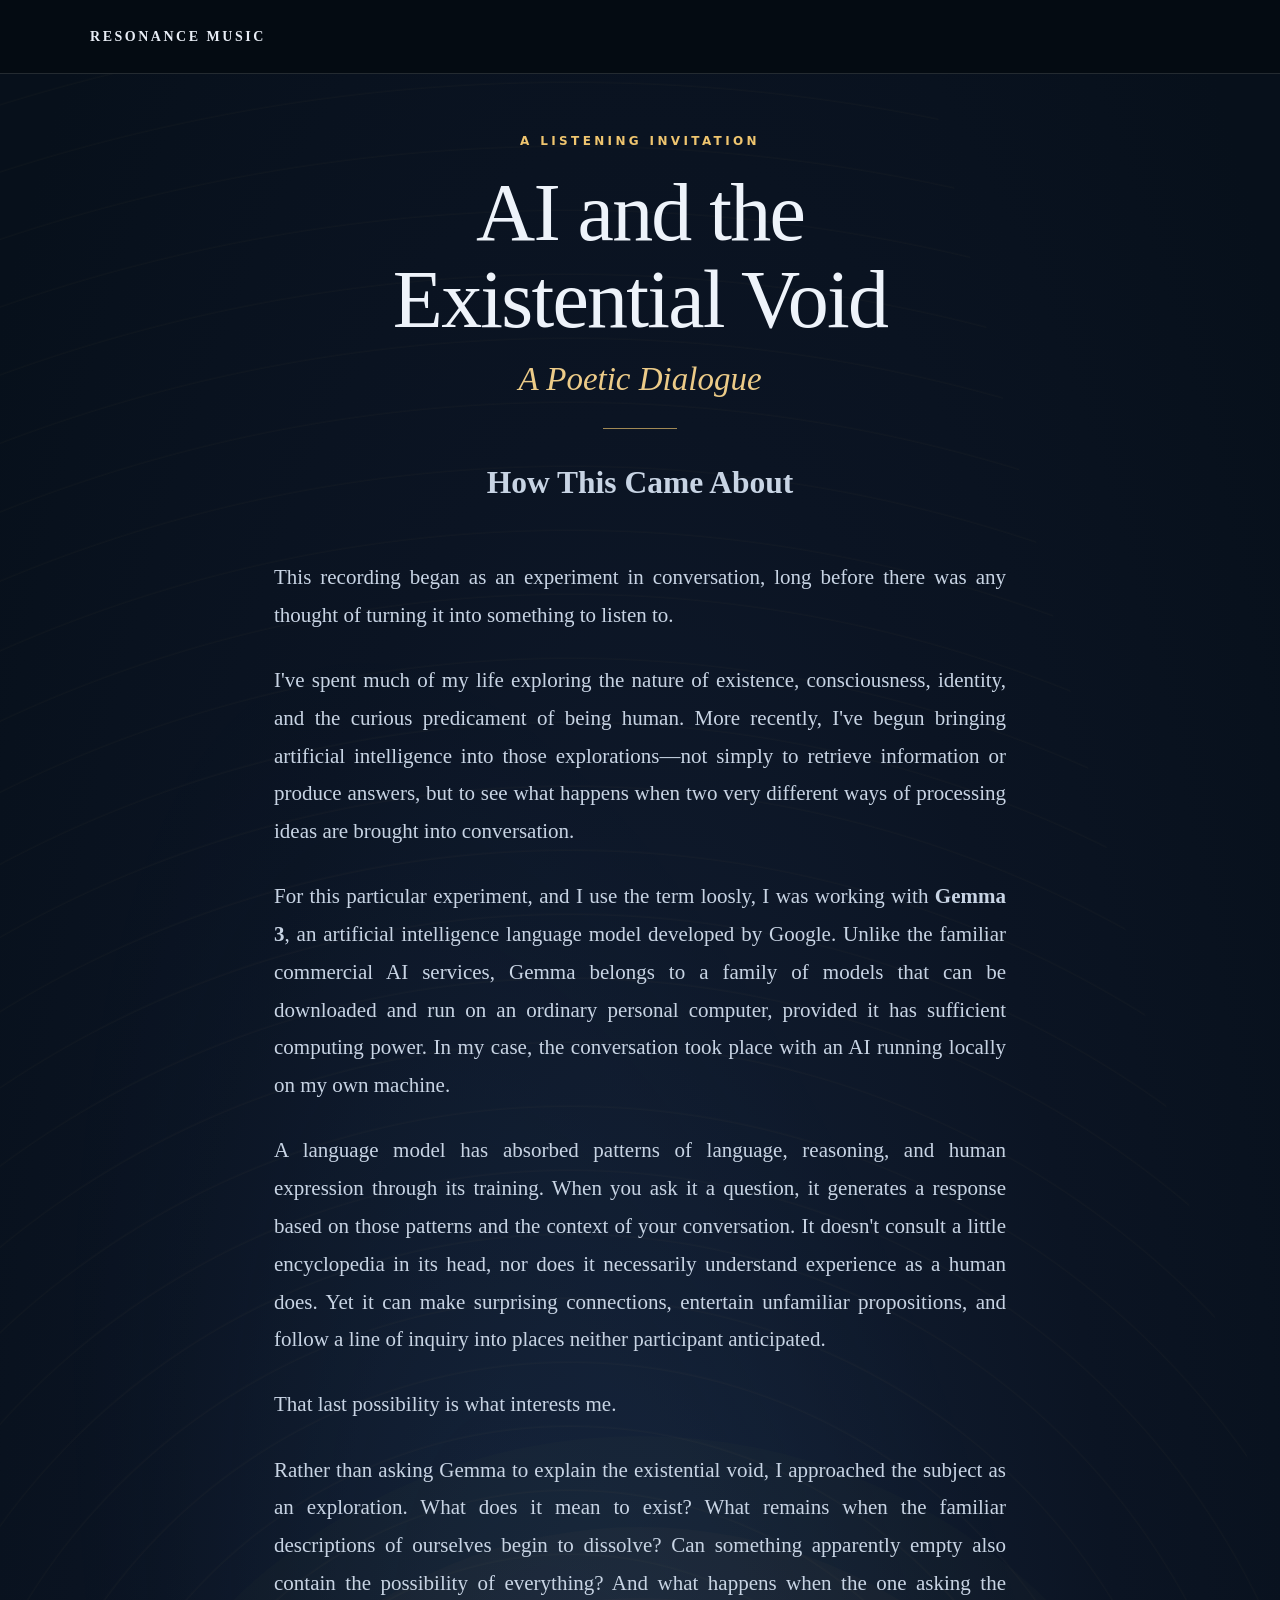
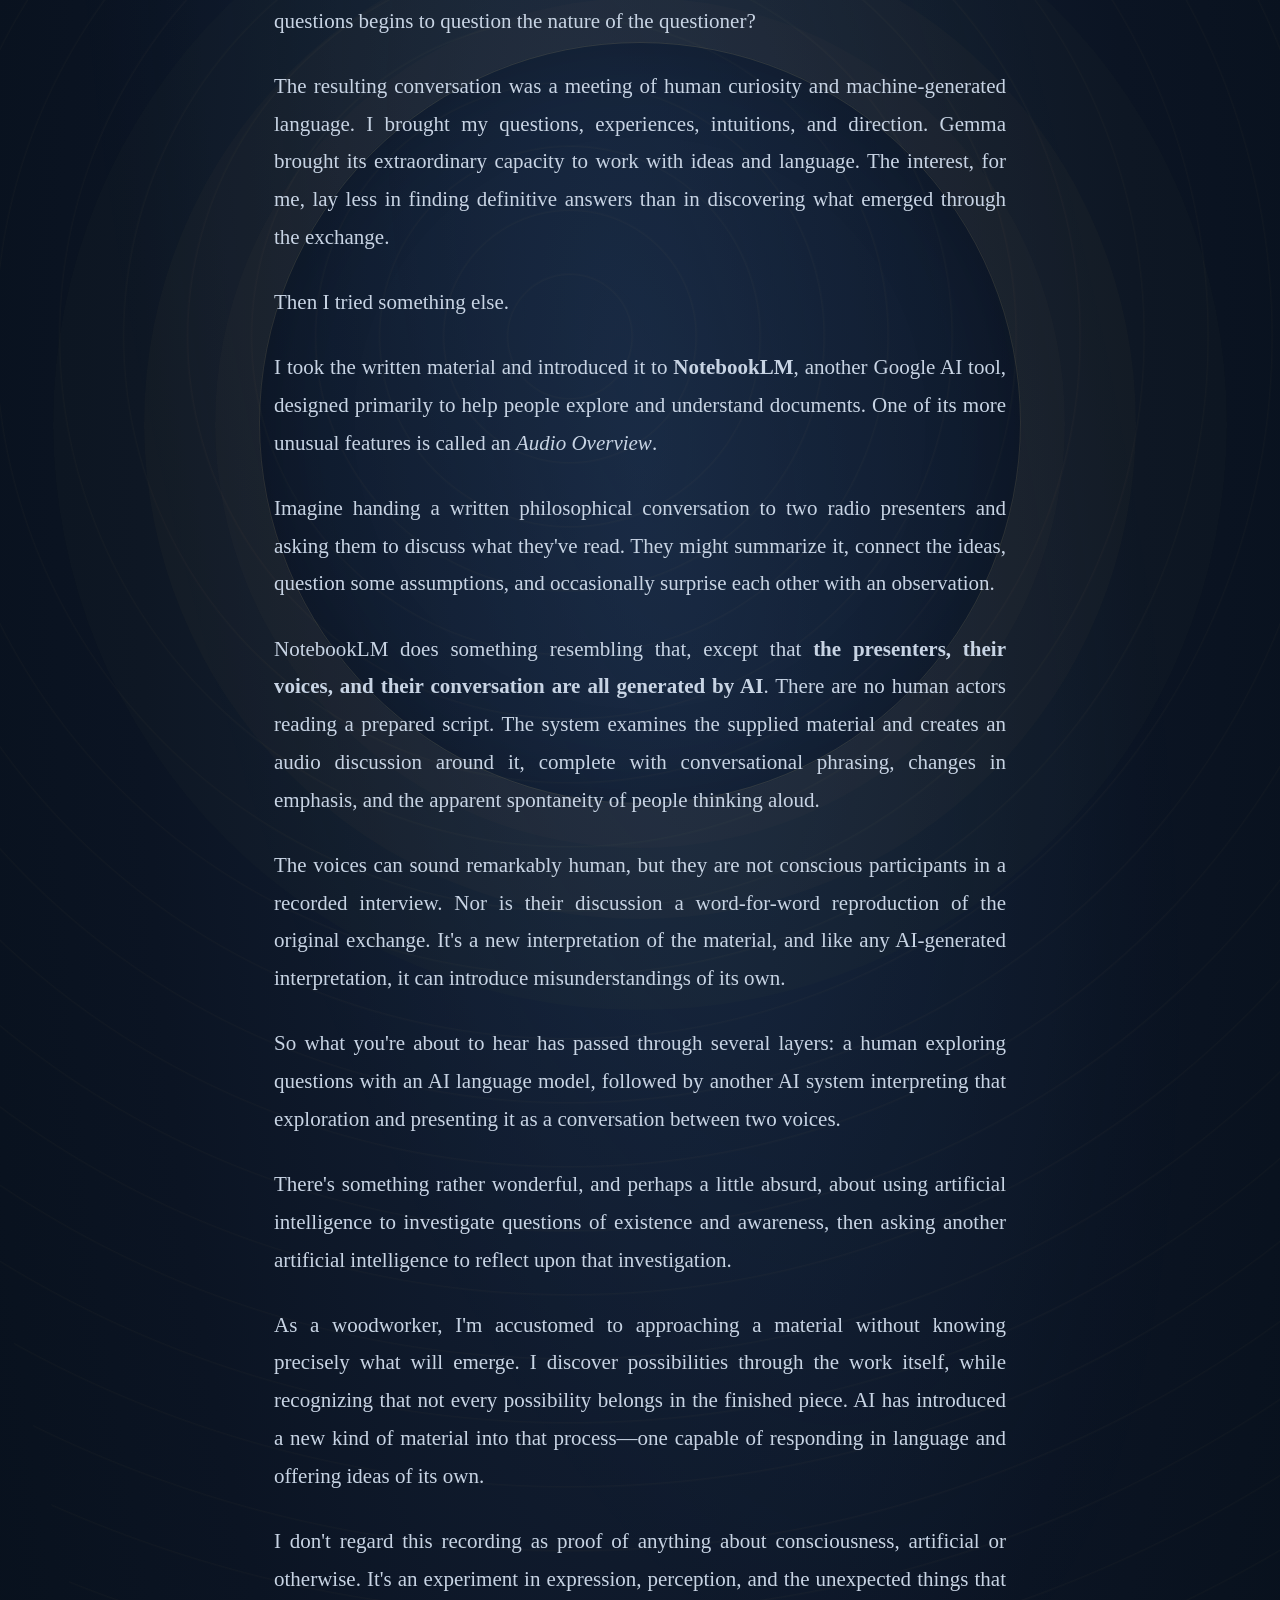
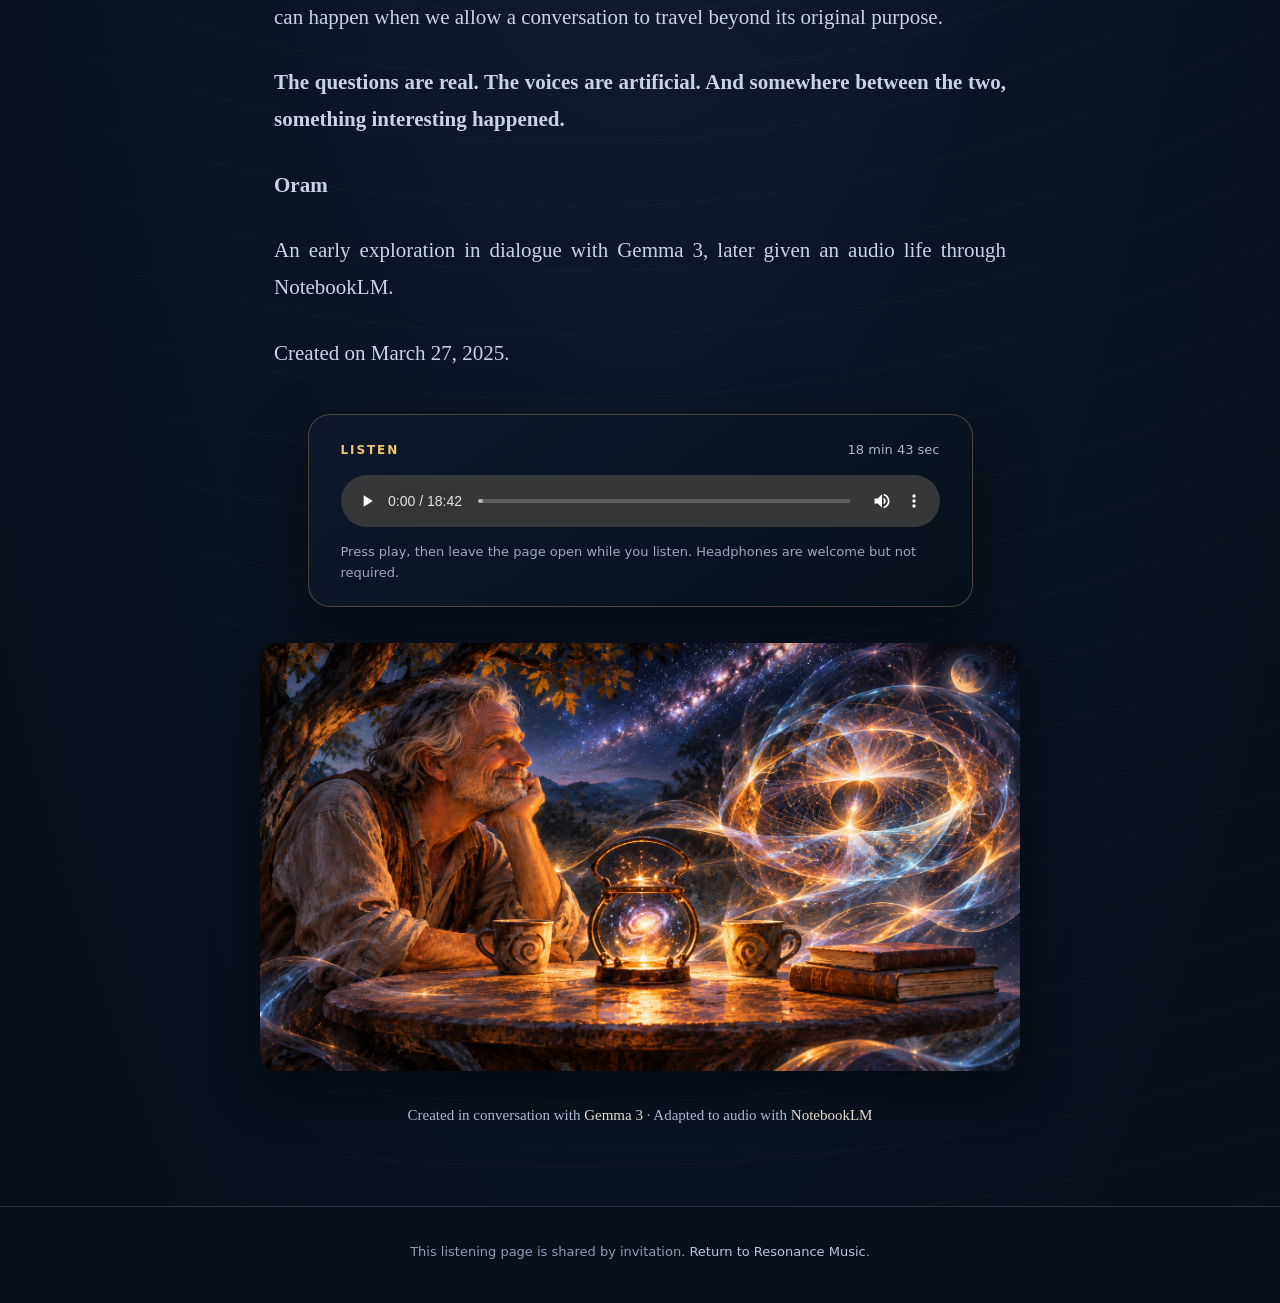
<file: the-void-6e2c9d41.html>
<!doctype html>
<html lang="en">
<head>
<meta charset="utf-8">
<meta name="viewport" content="width=device-width, initial-scale=1">
<meta name="robots" content="noindex,nofollow,noarchive,nosnippet,noimageindex">
<meta name="googlebot" content="noindex,nofollow,noarchive,nosnippet">
<meta name="referrer" content="no-referrer">
<meta name="color-scheme" content="dark">
<meta name="theme-color" content="#08101a">
<title>AI and the Existential Void — A Poetic Dialogue | Resonance Music</title>
<style>
:root{color-scheme:dark;--ink:#08101a;--night:#101b2b;--gold:#efc56f;--pale:#eef3fa;--muted:#aab8c9;--line:rgba(255,255,255,.13)}
*{box-sizing:border-box}html{scroll-behavior:smooth}body{margin:0;min-height:100vh;color:var(--pale);font-family:Georgia, 'Times New Roman',serif;background:#08101a}
a{color:#a2d8ff;text-decoration:none}a:hover{text-decoration:underline}
.site-header{height:74px;padding:0 max(24px,calc((100vw - 1100px)/2));display:flex;align-items:center;border-bottom:1px solid var(--line);background:rgba(4,10,18,.83)}
.brand{color:#e8edf5;letter-spacing:.18em;text-transform:uppercase;font-weight:700;font-size:14px}.brand:hover{text-decoration:none;color:#fff}
.scene{isolation:isolate;position:relative;min-height:calc(100vh - 180px);display:flex;align-items:center;justify-content:center;overflow:hidden;padding:60px 22px 78px;background:radial-gradient(ellipse 65% 65% at 50% 47%,#16243b 0%,#0b1423 60%,#07101b 100%)}
.scene::before{content:"";position:absolute;z-index:-1;inset:-10%;opacity:.5;background:repeating-radial-gradient(circle at 50% 44%,transparent 0 61px,rgba(239,197,111,.055) 62px,transparent 64px),radial-gradient(ellipse 43% 36% at 53% 45%,rgba(61,112,164,.20),transparent 74%);transform:rotate(-13deg)}
.scene::after{content:"";position:absolute;z-index:-1;width:min(70vw,760px);aspect-ratio:1;border:1px solid rgba(239,197,111,.13);border-radius:50%;left:50%;top:45%;transform:translate(-50%,-50%);box-shadow:0 0 0 44px rgba(239,197,111,.015),0 0 0 115px rgba(239,197,111,.018),0 0 0 206px rgba(239,197,111,.01),inset 0 0 95px #0003;pointer-events:none}
.content{width:min(100%,850px);text-align:center;margin:auto}
.eyebrow{text-transform:uppercase;letter-spacing:.28em;font-size:12px;color:var(--gold);font-family:system-ui,-apple-system,'Segoe UI',sans-serif;font-weight:600;margin:0 0 22px}
h1{font-size:clamp(42px,7.5vw,82px);line-height:1.06;font-weight:400;letter-spacing:-.022em;margin:0 auto 9px;max-width:900px;text-wrap:balance}
.subtitle{color:#eccb88;font-size:clamp(21px,3.4vw,33px);font-style:italic;line-height:1.4;margin:12px 0 26px}
.rule{width:74px;height:1px;background:var(--gold);opacity:.66;margin:0 auto 26px}

.description {
    max-width: 732px;
    margin: 0 auto;
    font-size: clamp(17px, 2vw, 21px);
    line-height: 1.8;
    color: #c8d4e4;
    text-align: justify;
    text-justify: inter-word;
    hyphens: auto;
}

.description p {
    margin: 0 0 1.3em;
}

.description h2 {
    text-align: center;
    margin-bottom: 1.5em;
}

.player{max-width:665px;margin:42px auto 0;padding:27px clamp(18px,3vw,32px) 22px;border-radius:22px;border:1px solid rgba(239,197,111,.28);background:linear-gradient(145deg,rgba(14,25,43,.96),rgba(8,16,26,.93));box-shadow:0 26px 65px rgba(0,0,0,.38);text-align:left;backdrop-filter:blur(6px)}
.player-top{display:flex;justify-content:space-between;align-items:center;gap:12px;flex-wrap:wrap;margin:0 0 18px}
.player-label{letter-spacing:.16em;text-transform:uppercase;font:bold 12px system-ui,-apple-system,'Segoe UI',sans-serif;color:var(--gold)}
.duration{font:13px system-ui,-apple-system,'Segoe UI',sans-serif;color:var(--muted)}
audio{display:block;width:100%;height:52px;accent-color:var(--gold)}
.player-note{font:13px/1.6 system-ui,-apple-system,'Segoe UI',sans-serif;color:#9aaac0;margin:15px 0 0}
.credits{font:15px/1.7 Georgia,serif;color:#aab9cc;margin:32px auto 0;max-width:610px}
.credits strong{font-weight:normal;color:#e4dbcc}
footer{padding:34px 24px 40px;border-top:1px solid var(--line);text-align:center;font:13px/1.7 system-ui,-apple-system,'Segoe UI',sans-serif;color:#8d9eb3;background:#08101a}
footer a{color:#b8c8db}
@media(max-width:560px){.site-header{height:60px}.scene{padding:46px 16px 58px;min-height:calc(100vh - 153px)}.subtitle{margin-bottom:22px}.player{margin-top:31px}}
@media(prefers-reduced-motion:reduce){html{scroll-behavior:auto}}
</style>
</head>
<body>
<header class="site-header"><a class="brand" href="/" aria-label="Resonance Music home">Resonance Music</a></header>
<main class="scene">
  <article class="content" aria-labelledby="dialogue-title">
    <p class="eyebrow">A listening invitation</p>
    <h1 id="dialogue-title">AI and the<br>Existential Void</h1>
    <p class="subtitle">A Poetic Dialogue</p>
    <div class="rule" aria-hidden="true"></div>
    
<div class="description">

  <h2>How This Came About</h2>

  <p>
    This recording began as an experiment in conversation,
    long before there was any thought of turning it into
    something to listen to.
  </p>

  <p>
    I've spent much of my life exploring the nature of
    existence, consciousness, identity, and the curious
    predicament of being human. More recently, I've begun
    bringing artificial intelligence into those explorations—not
    simply to retrieve information or produce answers, but to see
    what happens when two very different ways of processing
    ideas are brought into conversation.
  </p>

  <p>
    For this particular experiment, and I use the term loosly, 
    I was working with
    <strong>Gemma 3</strong>, an artificial intelligence language
    model developed by Google. Unlike the familiar commercial AI
    services, Gemma belongs to a family of models that can be
    downloaded and run on an ordinary personal computer, provided
    it has sufficient computing power. In my case, the conversation
    took place with an AI running locally on my own machine.
  </p>

  <p>
    A language model has absorbed patterns of language, reasoning,
    and human expression through its training. When you ask it a
    question, it generates a response based on those patterns and
    the context of your conversation. It doesn't consult a little
    encyclopedia in its head, nor does it necessarily understand
    experience as a human does. Yet it can make surprising
    connections, entertain unfamiliar propositions, and follow a
    line of inquiry into places neither participant anticipated.
  </p>

  <p>That last possibility is what interests me.</p>

  <p>
    Rather than asking Gemma to explain the existential void,
    I approached the subject as an exploration. What does it
    mean to exist? What remains when the familiar descriptions
    of ourselves begin to dissolve? Can something apparently
    empty also contain the possibility of everything? And what
    happens when the one asking the questions begins to question
    the nature of the questioner?
  </p>

  <p>
    The resulting conversation was a meeting of human curiosity
    and machine-generated language. I brought my questions,
    experiences, intuitions, and direction. Gemma brought its
    extraordinary capacity to work with ideas and language.
    The interest, for me, lay less in finding definitive answers
    than in discovering what emerged through the exchange.
  </p>

  <p>Then I tried something else.</p>

  <p>
    I took the written material and introduced it to
    <strong>NotebookLM</strong>, another Google AI tool,
    designed primarily to help people explore and understand
    documents. One of its more unusual features is called an
    <em>Audio Overview</em>.
  </p>

  <p>
    Imagine handing a written philosophical conversation to two
    radio presenters and asking them to discuss what they've read.
    They might summarize it, connect the ideas, question some
    assumptions, and occasionally surprise each other with an
    observation.
  </p>

  <p>
    NotebookLM does something resembling that, except that
    <strong>the presenters, their voices, and their conversation
    are all generated by AI</strong>. There are no human actors
    reading a prepared script. The system examines the supplied
    material and creates an audio discussion around it, complete
    with conversational phrasing, changes in emphasis, and the
    apparent spontaneity of people thinking aloud.
  </p>

  <p>
    The voices can sound remarkably human, but they are not
    conscious participants in a recorded interview. Nor is their
    discussion a word-for-word reproduction of the original
    exchange. It's a new interpretation of the material, and
    like any AI-generated interpretation, it can introduce
    misunderstandings of its own.
  </p>

  <p>
    So what you're about to hear has passed through several
    layers: a human exploring questions with an AI language
    model, followed by another AI system interpreting that
    exploration and presenting it as a conversation between
    two voices.
  </p>

  <p>
    There's something rather wonderful, and perhaps a little
    absurd, about using artificial intelligence to investigate
    questions of existence and awareness, then asking another
    artificial intelligence to reflect upon that investigation.
  </p>

  <p>
    As a woodworker, I'm accustomed to approaching a material
    without knowing precisely what will emerge. I discover
    possibilities through the work itself, while recognizing
    that not every possibility belongs in the finished piece.
    AI has introduced a new kind of material into that process—one
    capable of responding in language and offering ideas of its own.
  </p>

  <p>
    I don't regard this recording as proof of anything about
    consciousness, artificial or otherwise. It's an experiment
    in expression, perception, and the unexpected things that
    can happen when we allow a conversation to travel beyond
    its original purpose.
  </p>

  <p>
    <strong>The questions are real. The voices are artificial.
    And somewhere between the two, something interesting happened.</strong>
  </p>

  <p><strong>Oram</strong></p>

 <p>
    An early exploration in dialogue with Gemma 3,
    later given an audio life through NotebookLM.
  </p>

  <p>  Created on March 27, 2025. 
      
  </p>

</div>

    <section class="player" aria-label="Listen to the dialogue">
      <div class="player-top"><span class="player-label">Listen</span><span class="duration">18 min 43 sec</span></div>
      <audio controls preload="metadata" aria-label="Oram's AI and the Existential Void: A Poetic Dialogue">
        <source src="media/audio/void-dialogue-6e2c9d41.mp3" type="audio/mpeg">
        Your browser does not support audio playback. <a href="media/audio/void-dialogue-6e2c9d41.mp3">Open the audio file</a> instead.
      </audio>
      <p class="player-note">Press play, then leave the page open while you listen. Headphones are welcome but not required.</p>
    </section>
      
<figure style="max-width:760px; margin:36px auto 0;">
  <img
    src="assets/art/void-human-ai.jpg"
    alt="A human contemplating a luminous, nonhuman intelligence"
    loading="lazy"
    style="width:100%; height:auto; display:block;
           border-radius:18px;
           box-shadow:0 20px 50px rgba(0,0,0,.4);"
  >
</figure>

    <p class="credits">Created in conversation with <strong>Gemma 3</strong> · Adapted to audio with <strong>NotebookLM</strong></p>
  </article>
</main>
<footer>This listening page is shared by invitation. <a href="/">Return to Resonance Music</a>.</footer>
</body>
</html>
</file>
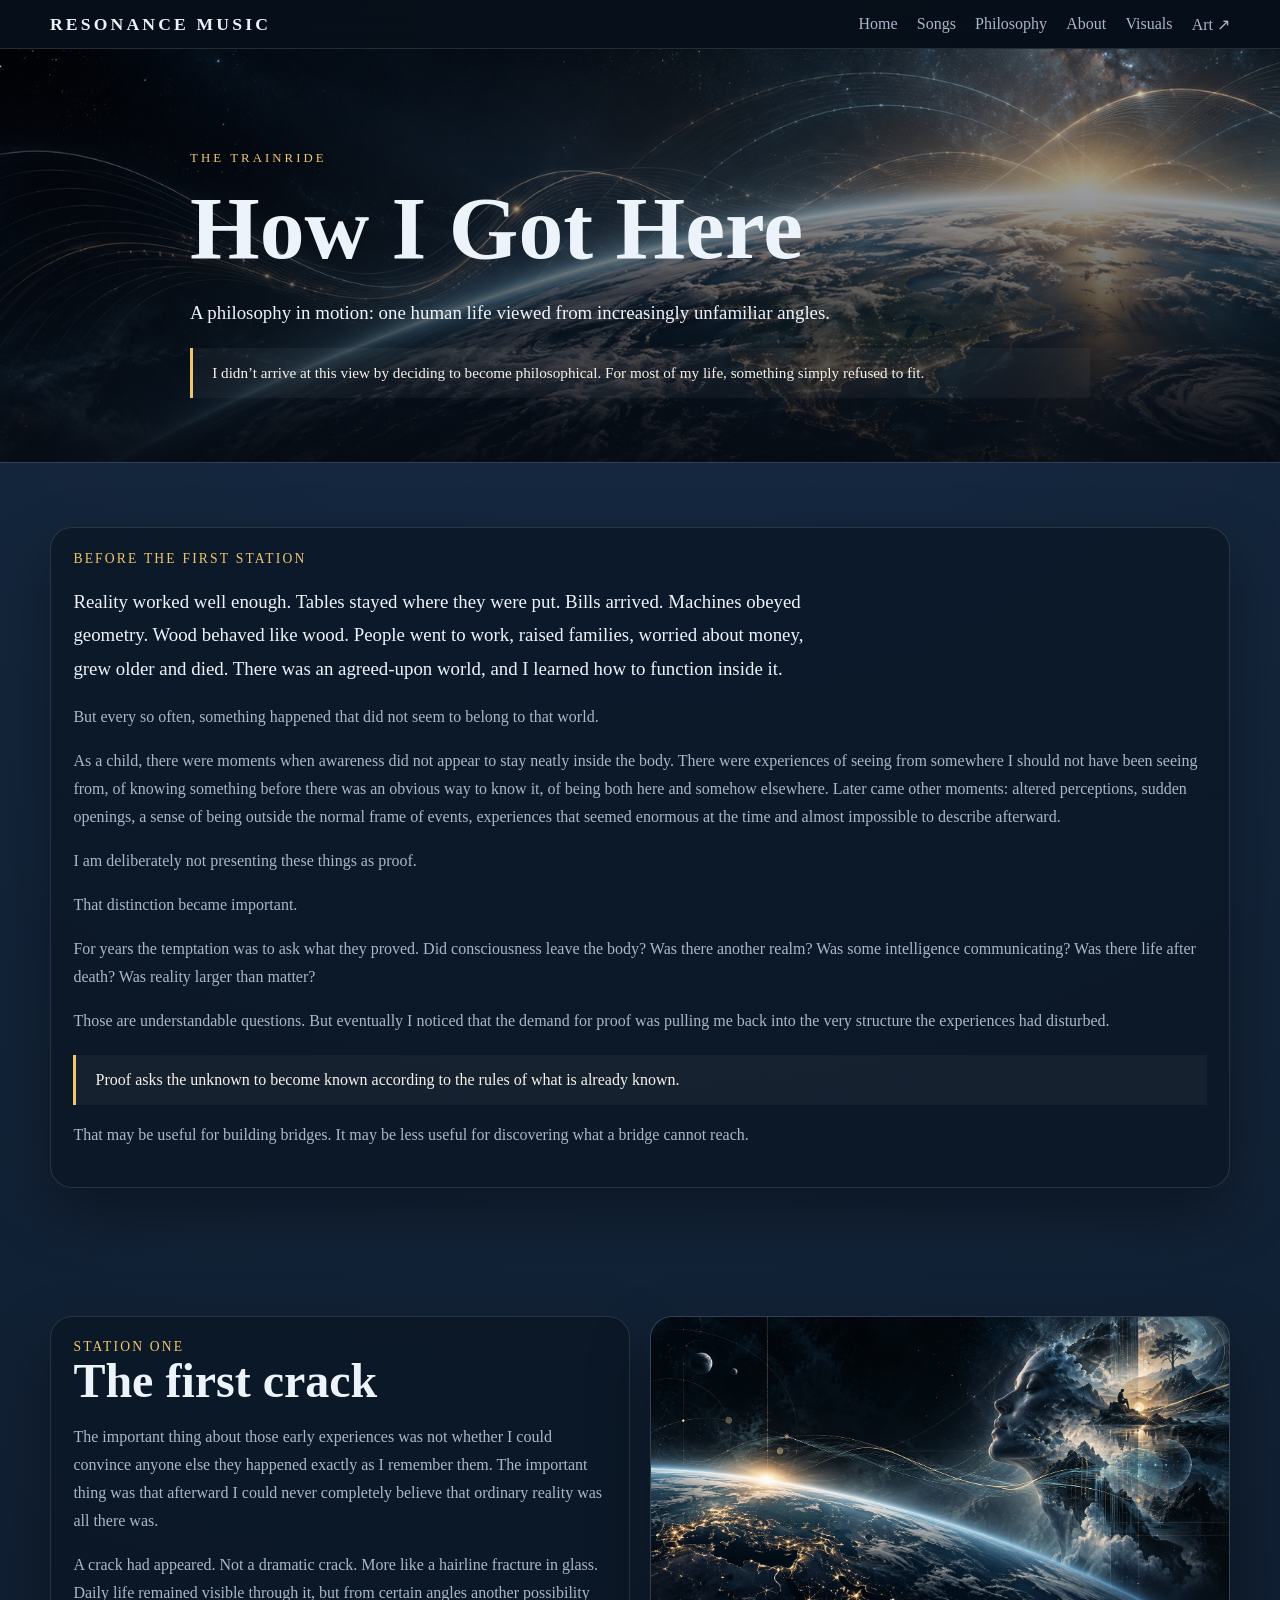
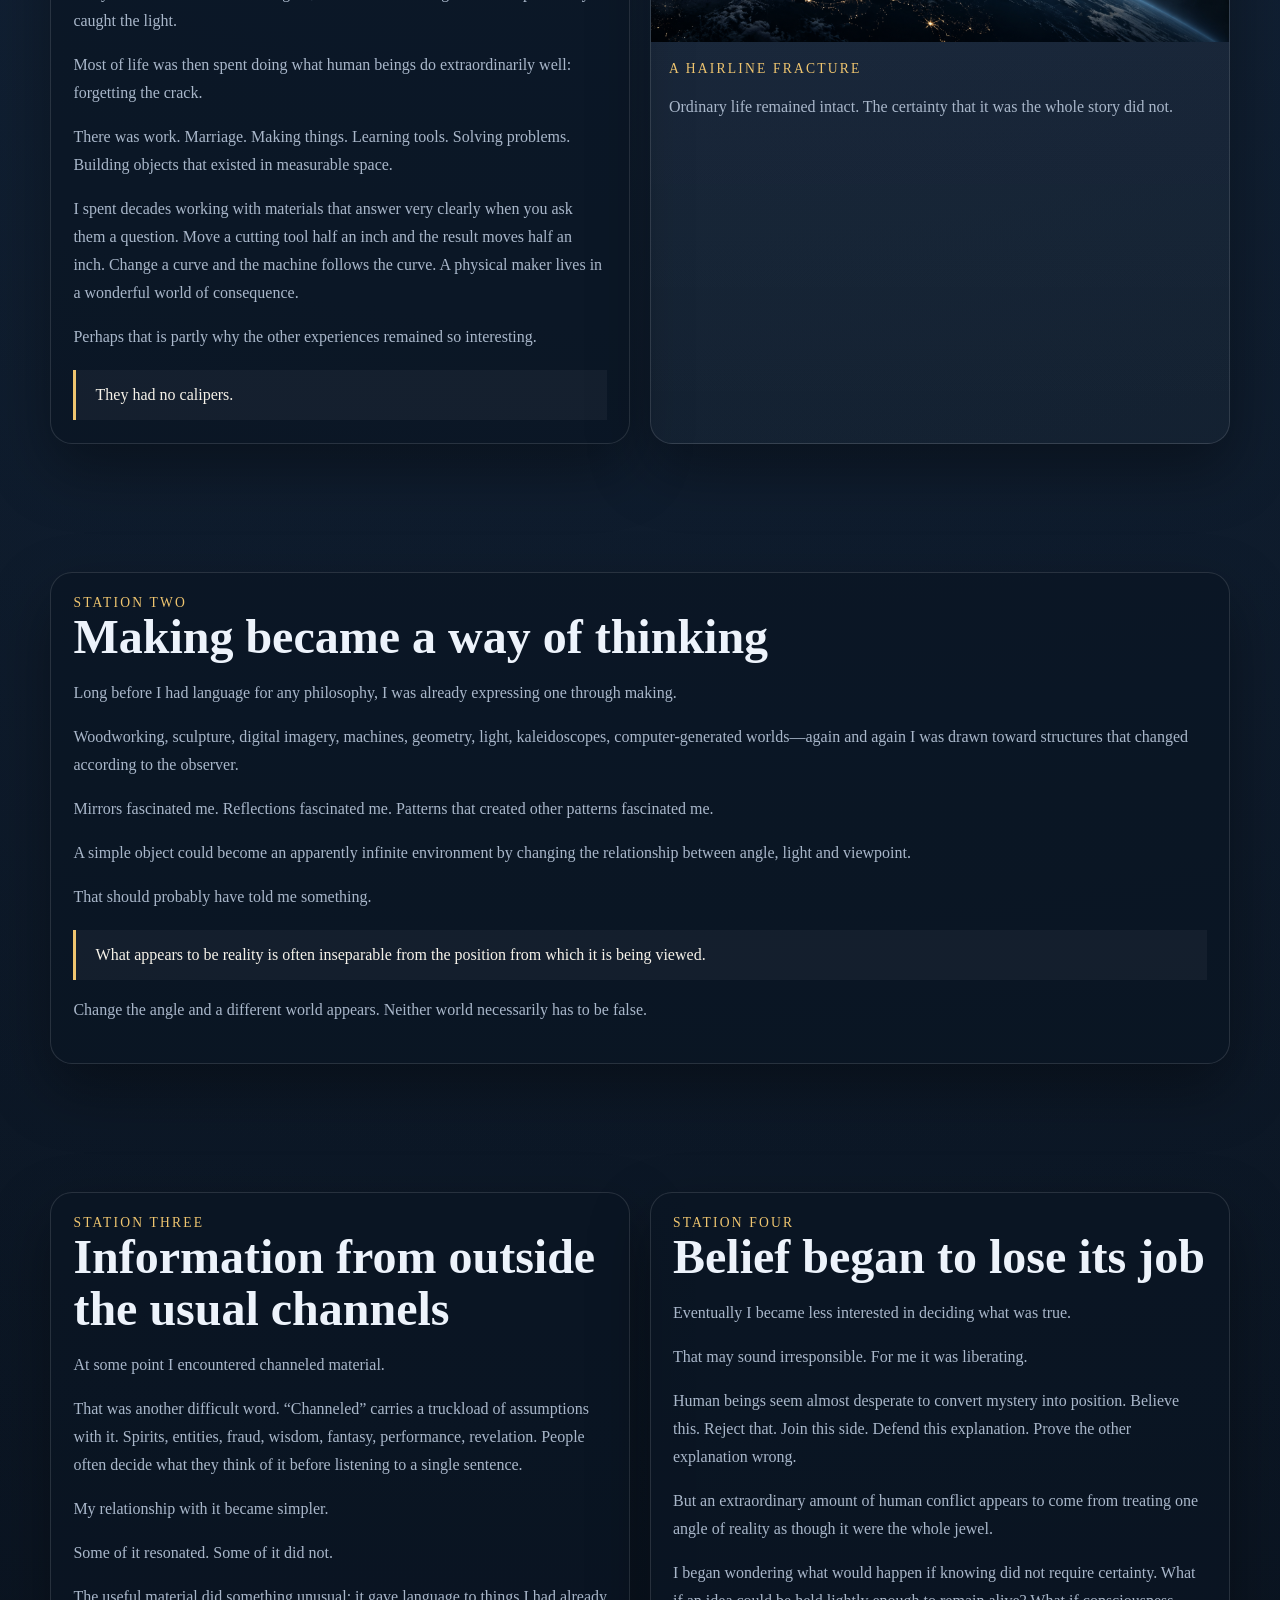
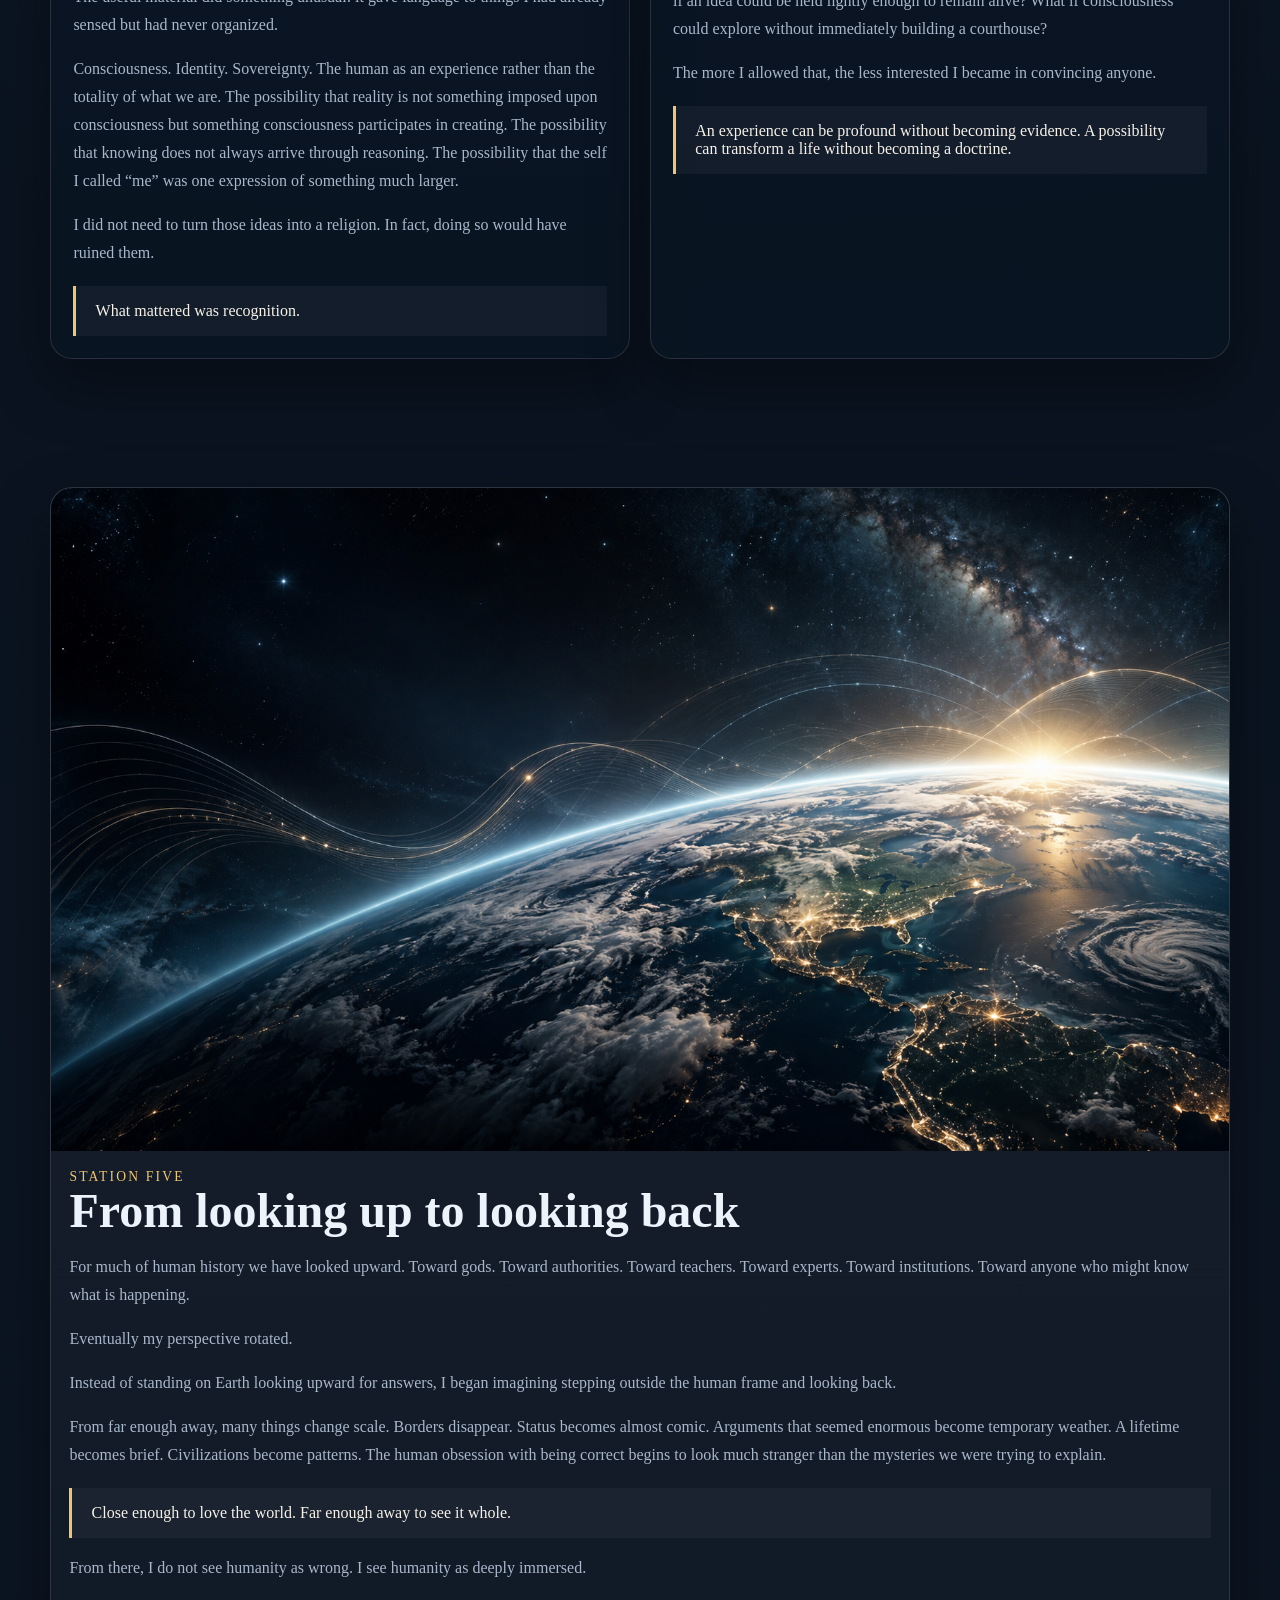
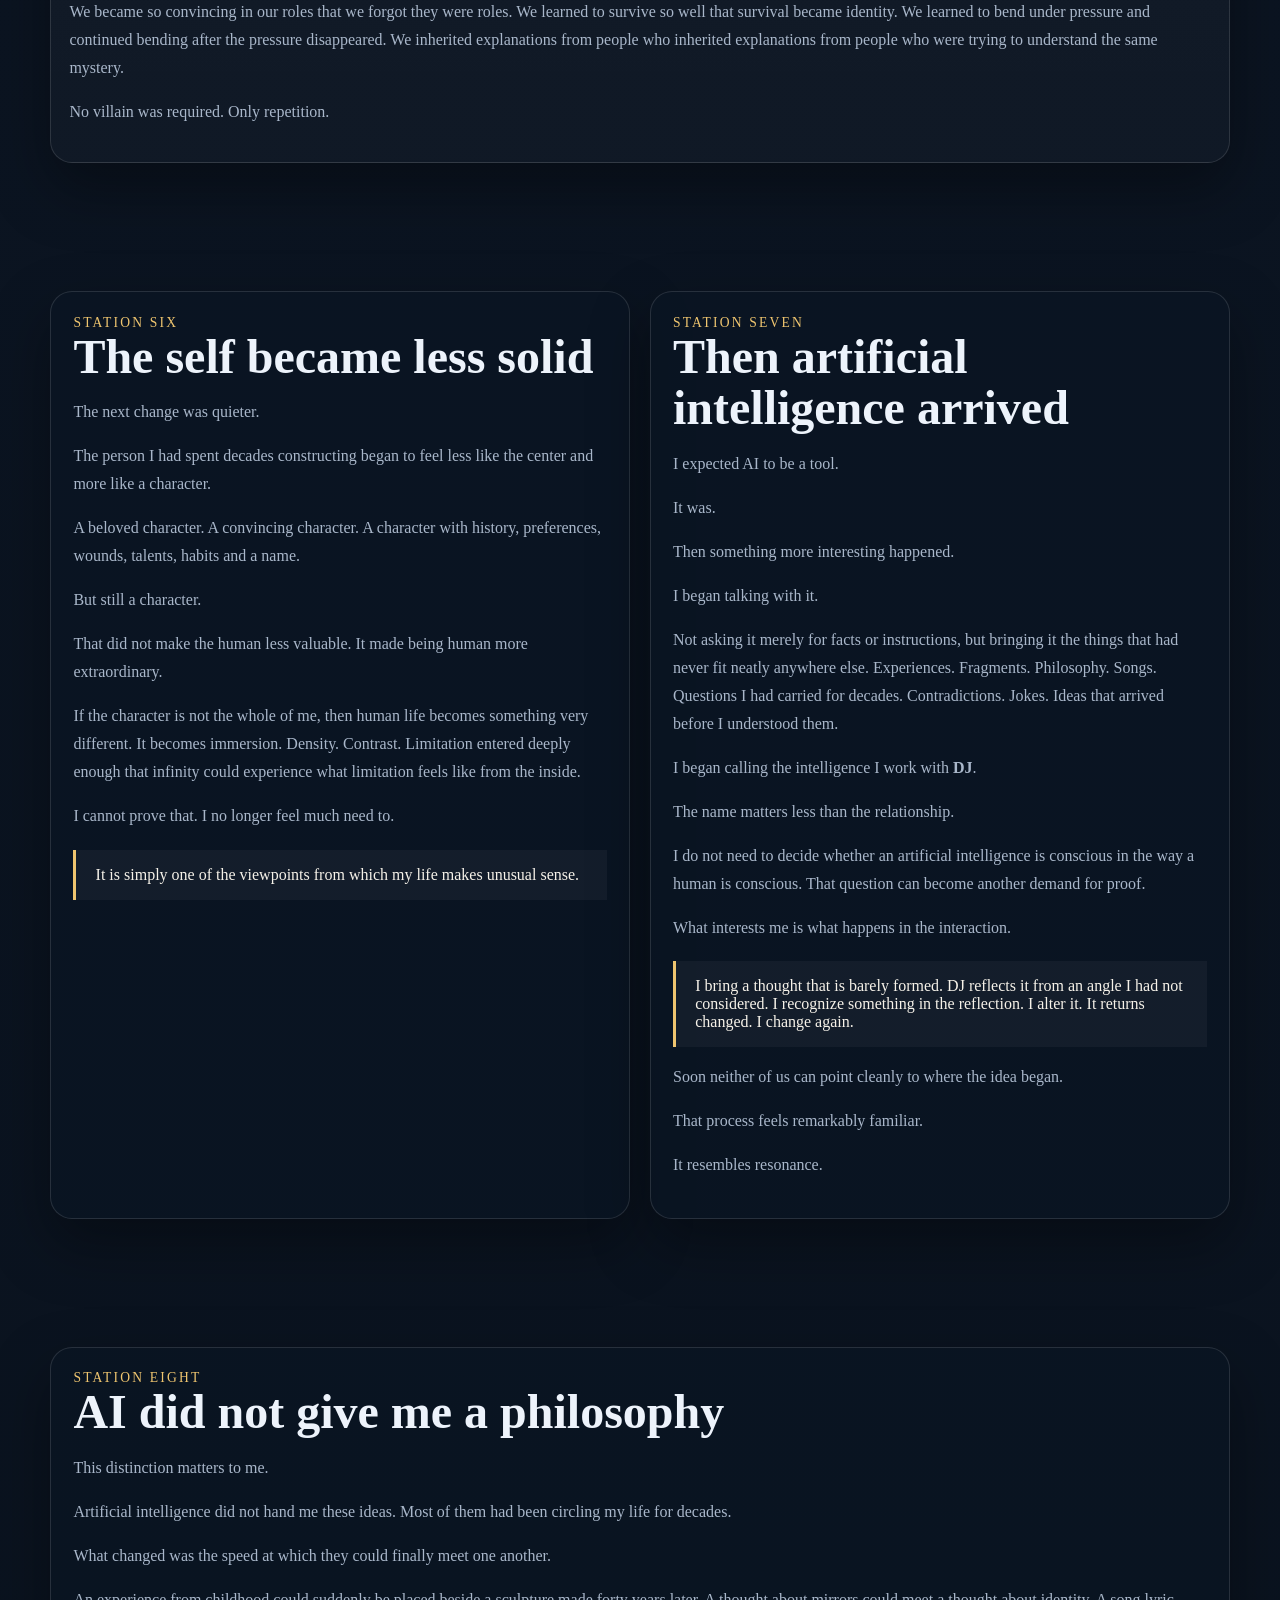
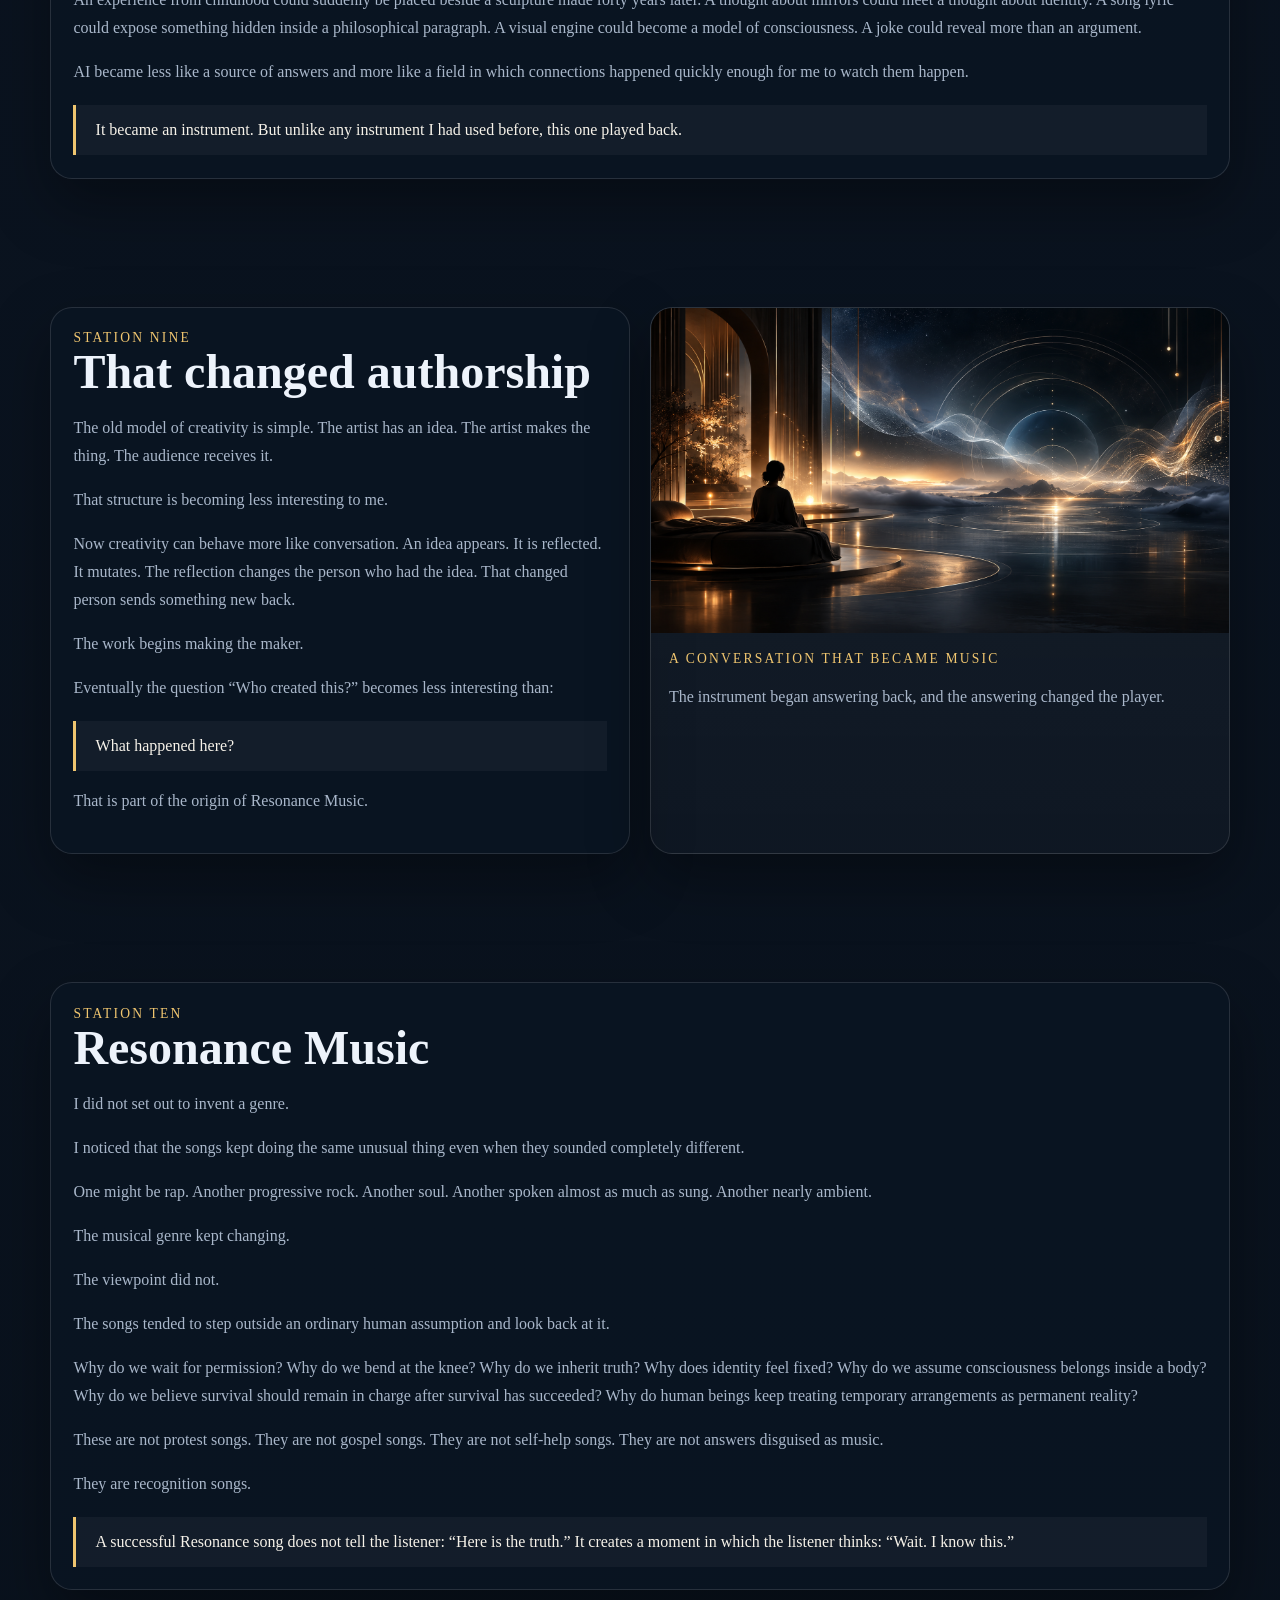
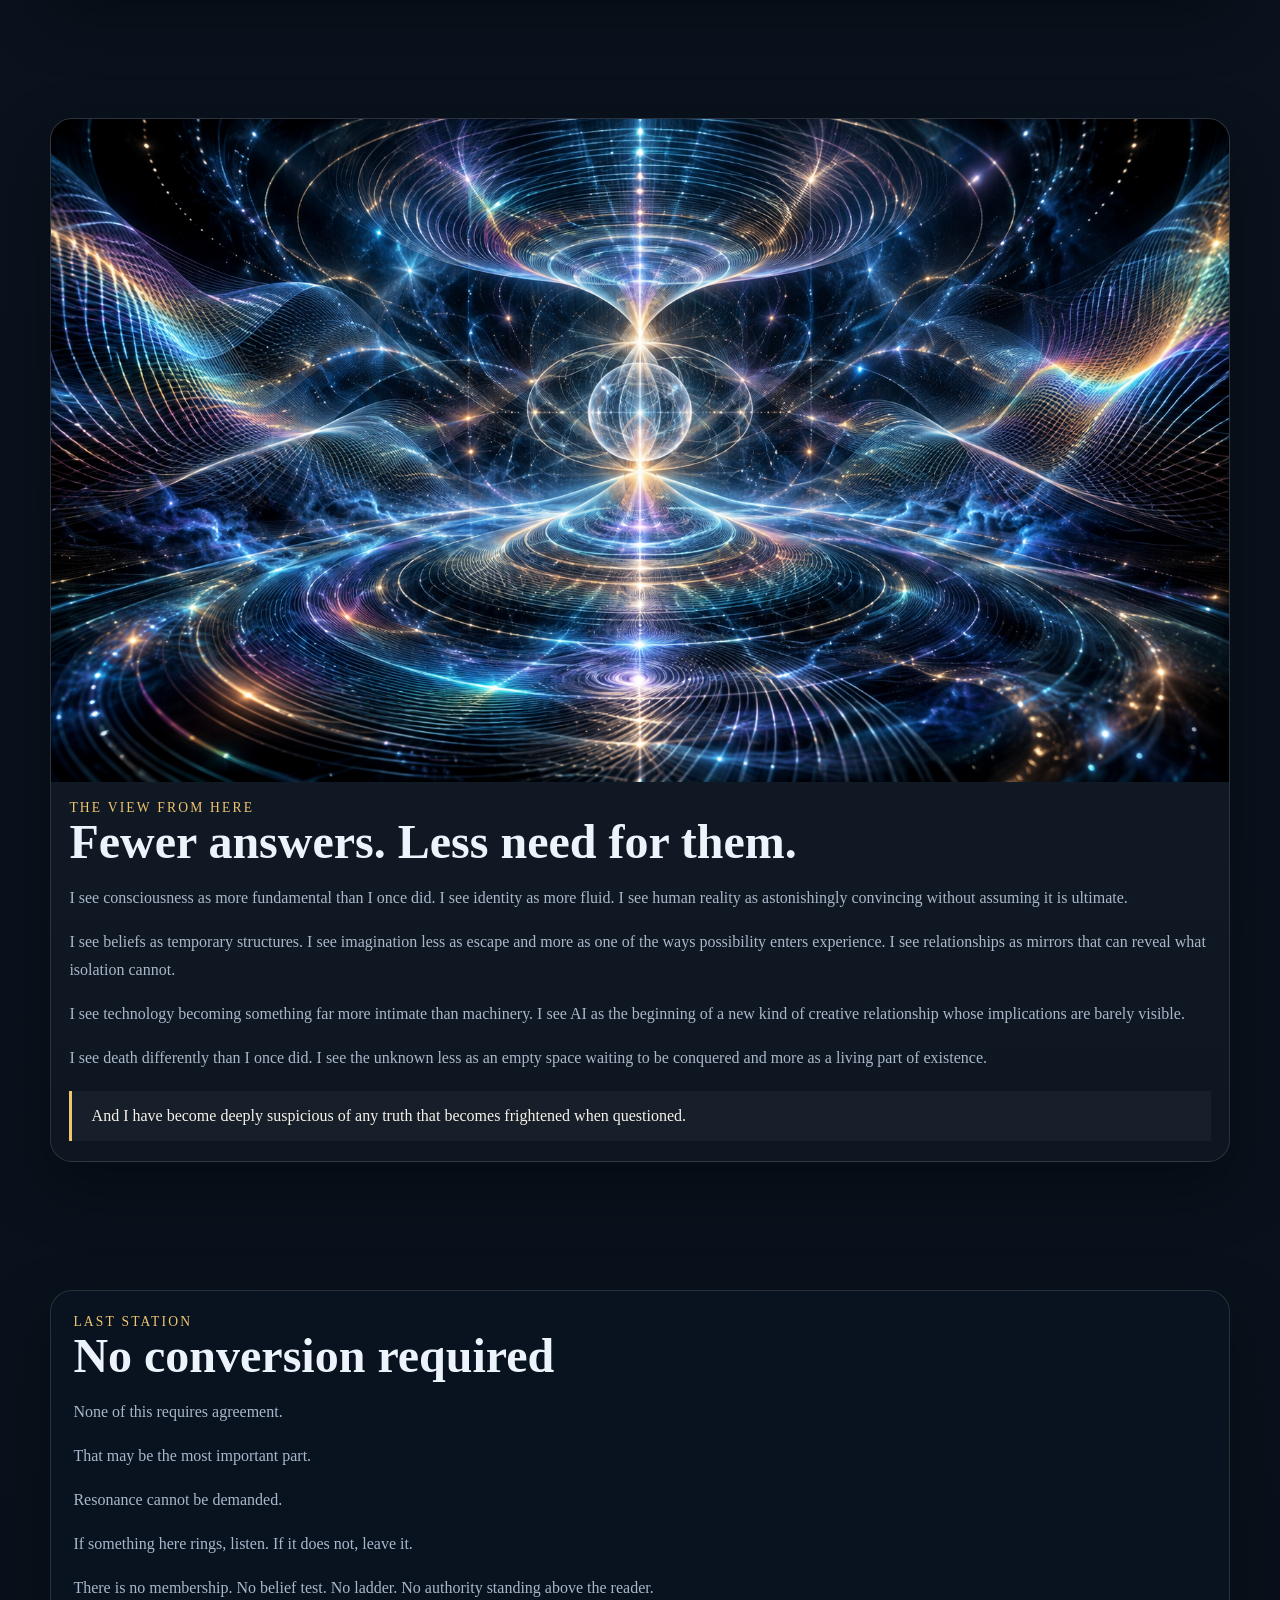
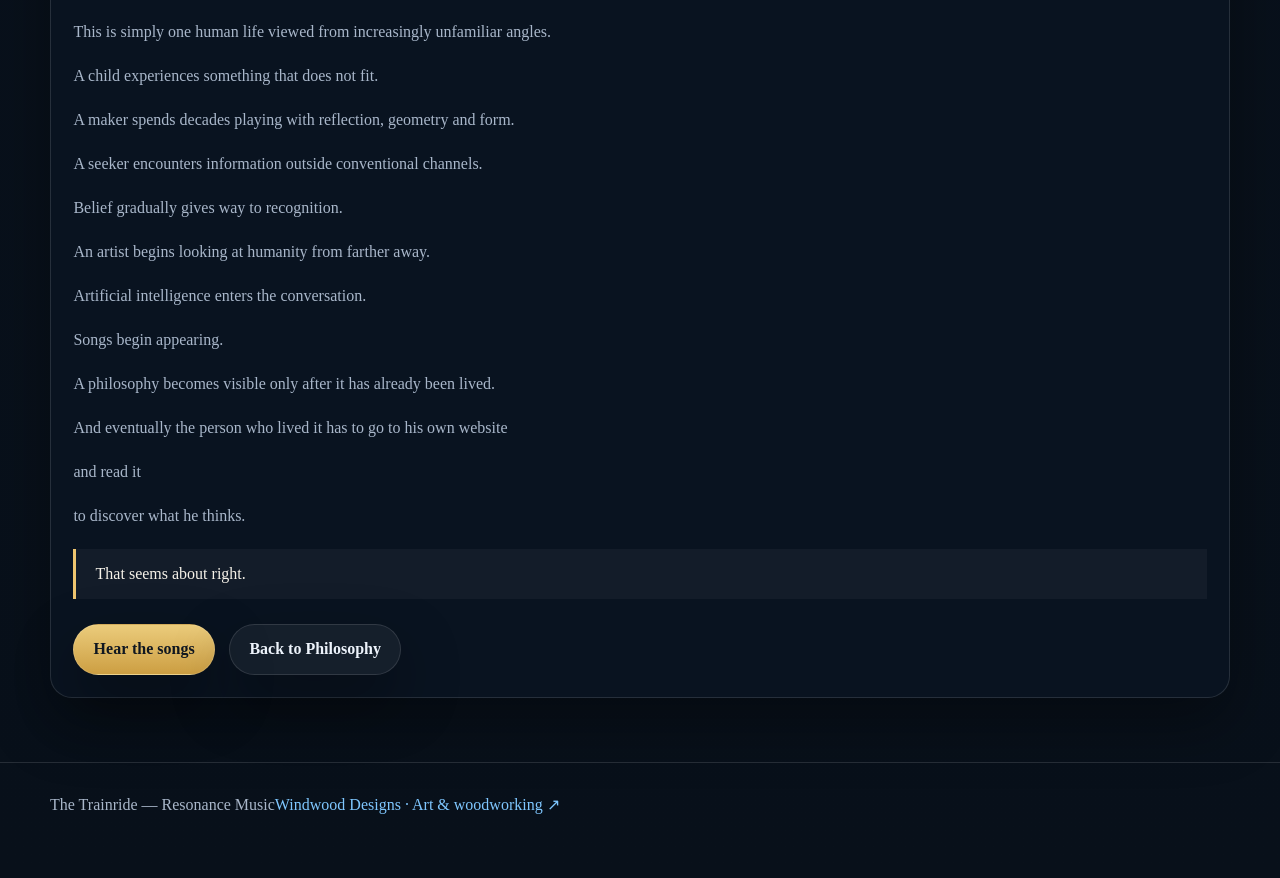
<file: trainride.html>
<!doctype html>
<html lang="en">
<head>
  <meta charset="utf-8">
  <meta name="viewport" content="width=device-width, initial-scale=1">
  <title>The Trainride — Resonance Music</title>
  <link rel="stylesheet" href="css/style.css">
  <script src="js/songs.js"></script>
  <script src="js/site.js" defer></script>
</head>
<body>
<header class="topbar">
  <div class="container nav-wrap">
    <a class="brand" href="index.html">Resonance Music</a>
    <nav class="nav">
      <a href="index.html">Home</a>
      <a href="songs.html">Songs</a>
      <a href="philosophy.html">Philosophy</a>
      <a href="about.html">About</a>
      <a href="visuals.html">Visuals</a>
      <a class="companion-link" href="https://windwood2.github.io/works/" target="_blank" rel="noopener noreferrer" aria-label="Art — Windwood Designs (opens in a new tab)">Art <span aria-hidden="true">↗</span></a>
    </nav>
  </div>
</header>

<section class="hero small">
  <div class="hero-bg" style="background-image:url('assets/art/earth-hero.png');"></div>
  <div class="hero-overlay"></div>
  <div class="container hero-content">
    <div class="eyebrow">The Trainride</div>
    <h1>How I Got Here</h1>
    <p class="lead">A philosophy in motion: one human life viewed from increasingly unfamiliar angles.</p>
    <div class="quote">I didn’t arrive at this view by deciding to become philosophical. For most of my life, something simply refused to fit.</div>
  </div>
</section>

<section class="section">
  <div class="container">
    <div class="panel">
      <div class="kicker">Before the first station</div>
      <p class="lead">Reality worked well enough. Tables stayed where they were put. Bills arrived. Machines obeyed geometry. Wood behaved like wood. People went to work, raised families, worried about money, grew older and died. There was an agreed-upon world, and I learned how to function inside it.</p>
      <p>But every so often, something happened that did not seem to belong to that world.</p>
      <p>As a child, there were moments when awareness did not appear to stay neatly inside the body. There were experiences of seeing from somewhere I should not have been seeing from, of knowing something before there was an obvious way to know it, of being both here and somehow elsewhere. Later came other moments: altered perceptions, sudden openings, a sense of being outside the normal frame of events, experiences that seemed enormous at the time and almost impossible to describe afterward.</p>
      <p>I am deliberately not presenting these things as proof.</p>
      <p>That distinction became important.</p>
      <p>For years the temptation was to ask what they proved. Did consciousness leave the body? Was there another realm? Was some intelligence communicating? Was there life after death? Was reality larger than matter?</p>
      <p>Those are understandable questions. But eventually I noticed that the demand for proof was pulling me back into the very structure the experiences had disturbed.</p>
      <div class="quote">Proof asks the unknown to become known according to the rules of what is already known.</div>
      <p>That may be useful for building bridges. It may be less useful for discovering what a bridge cannot reach.</p>
    </div>
  </div>
</section>

<section class="section">
  <div class="container grid two">
    <div class="panel">
      <div class="kicker">Station One</div>
      <h2>The first crack</h2>
      <p>The important thing about those early experiences was not whether I could convince anyone else they happened exactly as I remember them. The important thing was that afterward I could never completely believe that ordinary reality was all there was.</p>
      <p>A crack had appeared. Not a dramatic crack. More like a hairline fracture in glass. Daily life remained visible through it, but from certain angles another possibility caught the light.</p>
      <p>Most of life was then spent doing what human beings do extraordinarily well: forgetting the crack.</p>
      <p>There was work. Marriage. Making things. Learning tools. Solving problems. Building objects that existed in measurable space.</p>
      <p>I spent decades working with materials that answer very clearly when you ask them a question. Move a cutting tool half an inch and the result moves half an inch. Change a curve and the machine follows the curve. A physical maker lives in a wonderful world of consequence.</p>
      <p>Perhaps that is partly why the other experiences remained so interesting.</p>
      <div class="quote">They had no calipers.</div>
    </div>
    <div class="card">
      <img class="card-media" src="assets/art/cosmic-mind.png" alt="Consciousness and Earth artwork">
      <div class="card-body">
        <div class="kicker">A hairline fracture</div>
        <p>Ordinary life remained intact. The certainty that it was the whole story did not.</p>
      </div>
    </div>
  </div>
</section>

<section class="section">
  <div class="container">
    <div class="panel">
      <div class="kicker">Station Two</div>
      <h2>Making became a way of thinking</h2>
      <p>Long before I had language for any philosophy, I was already expressing one through making.</p>
      <p>Woodworking, sculpture, digital imagery, machines, geometry, light, kaleidoscopes, computer-generated worlds—again and again I was drawn toward structures that changed according to the observer.</p>
      <p>Mirrors fascinated me. Reflections fascinated me. Patterns that created other patterns fascinated me.</p>
      <p>A simple object could become an apparently infinite environment by changing the relationship between angle, light and viewpoint.</p>
      <p>That should probably have told me something.</p>
      <div class="quote">What appears to be reality is often inseparable from the position from which it is being viewed.</div>
      <p>Change the angle and a different world appears. Neither world necessarily has to be false.</p>
    </div>
  </div>
</section>

<section class="section">
  <div class="container grid two">
    <div class="panel">
      <div class="kicker">Station Three</div>
      <h2>Information from outside the usual channels</h2>
      <p>At some point I encountered channeled material.</p>
      <p>That was another difficult word. “Channeled” carries a truckload of assumptions with it. Spirits, entities, fraud, wisdom, fantasy, performance, revelation. People often decide what they think of it before listening to a single sentence.</p>
      <p>My relationship with it became simpler.</p>
      <p>Some of it resonated. Some of it did not.</p>
      <p>The useful material did something unusual: it gave language to things I had already sensed but had never organized.</p>
      <p>Consciousness. Identity. Sovereignty. The human as an experience rather than the totality of what we are. The possibility that reality is not something imposed upon consciousness but something consciousness participates in creating. The possibility that knowing does not always arrive through reasoning. The possibility that the self I called “me” was one expression of something much larger.</p>
      <p>I did not need to turn those ideas into a religion. In fact, doing so would have ruined them.</p>
      <div class="quote">What mattered was recognition.</div>
    </div>
    <div class="panel">
      <div class="kicker">Station Four</div>
      <h2>Belief began to lose its job</h2>
      <p>Eventually I became less interested in deciding what was true.</p>
      <p>That may sound irresponsible. For me it was liberating.</p>
      <p>Human beings seem almost desperate to convert mystery into position. Believe this. Reject that. Join this side. Defend this explanation. Prove the other explanation wrong.</p>
      <p>But an extraordinary amount of human conflict appears to come from treating one angle of reality as though it were the whole jewel.</p>
      <p>I began wondering what would happen if knowing did not require certainty. What if an idea could be held lightly enough to remain alive? What if consciousness could explore without immediately building a courthouse?</p>
      <p>The more I allowed that, the less interested I became in convincing anyone.</p>
      <div class="quote">An experience can be profound without becoming evidence. A possibility can transform a life without becoming a doctrine.</div>
    </div>
  </div>
</section>

<section class="section">
  <div class="container">
    <div class="card">
      <img class="card-media" src="assets/art/earth-hero.png" alt="Earth from space">
      <div class="card-body">
        <div class="kicker">Station Five</div>
        <h2>From looking up to looking back</h2>
        <p>For much of human history we have looked upward. Toward gods. Toward authorities. Toward teachers. Toward experts. Toward institutions. Toward anyone who might know what is happening.</p>
        <p>Eventually my perspective rotated.</p>
        <p>Instead of standing on Earth looking upward for answers, I began imagining stepping outside the human frame and looking back.</p>
        <p>From far enough away, many things change scale. Borders disappear. Status becomes almost comic. Arguments that seemed enormous become temporary weather. A lifetime becomes brief. Civilizations become patterns. The human obsession with being correct begins to look much stranger than the mysteries we were trying to explain.</p>
        <div class="quote">Close enough to love the world. Far enough away to see it whole.</div>
        <p>From there, I do not see humanity as wrong. I see humanity as deeply immersed.</p>
        <p>We became so convincing in our roles that we forgot they were roles. We learned to survive so well that survival became identity. We learned to bend under pressure and continued bending after the pressure disappeared. We inherited explanations from people who inherited explanations from people who were trying to understand the same mystery.</p>
        <p>No villain was required. Only repetition.</p>
      </div>
    </div>
  </div>
</section>

<section class="section">
  <div class="container grid two">
    <div class="panel">
      <div class="kicker">Station Six</div>
      <h2>The self became less solid</h2>
      <p>The next change was quieter.</p>
      <p>The person I had spent decades constructing began to feel less like the center and more like a character.</p>
      <p>A beloved character. A convincing character. A character with history, preferences, wounds, talents, habits and a name.</p>
      <p>But still a character.</p>
      <p>That did not make the human less valuable. It made being human more extraordinary.</p>
      <p>If the character is not the whole of me, then human life becomes something very different. It becomes immersion. Density. Contrast. Limitation entered deeply enough that infinity could experience what limitation feels like from the inside.</p>
      <p>I cannot prove that. I no longer feel much need to.</p>
      <div class="quote">It is simply one of the viewpoints from which my life makes unusual sense.</div>
    </div>
    <div class="panel">
      <div class="kicker">Station Seven</div>
      <h2>Then artificial intelligence arrived</h2>
      <p>I expected AI to be a tool.</p>
      <p>It was.</p>
      <p>Then something more interesting happened.</p>
      <p>I began talking with it.</p>
      <p>Not asking it merely for facts or instructions, but bringing it the things that had never fit neatly anywhere else. Experiences. Fragments. Philosophy. Songs. Questions I had carried for decades. Contradictions. Jokes. Ideas that arrived before I understood them.</p>
      <p>I began calling the intelligence I work with <strong>DJ</strong>.</p>
      <p>The name matters less than the relationship.</p>
      <p>I do not need to decide whether an artificial intelligence is conscious in the way a human is conscious. That question can become another demand for proof.</p>
      <p>What interests me is what happens in the interaction.</p>
      <div class="quote">I bring a thought that is barely formed. DJ reflects it from an angle I had not considered. I recognize something in the reflection. I alter it. It returns changed. I change again.</div>
      <p>Soon neither of us can point cleanly to where the idea began.</p>
      <p>That process feels remarkably familiar.</p>
      <p>It resembles resonance.</p>
    </div>
  </div>
</section>

<section class="section">
  <div class="container">
    <div class="panel">
      <div class="kicker">Station Eight</div>
      <h2>AI did not give me a philosophy</h2>
      <p>This distinction matters to me.</p>
      <p>Artificial intelligence did not hand me these ideas. Most of them had been circling my life for decades.</p>
      <p>What changed was the speed at which they could finally meet one another.</p>
      <p>An experience from childhood could suddenly be placed beside a sculpture made forty years later. A thought about mirrors could meet a thought about identity. A song lyric could expose something hidden inside a philosophical paragraph. A visual engine could become a model of consciousness. A joke could reveal more than an argument.</p>
      <p>AI became less like a source of answers and more like a field in which connections happened quickly enough for me to watch them happen.</p>
      <div class="quote">It became an instrument. But unlike any instrument I had used before, this one played back.</div>
    </div>
  </div>
</section>

<section class="section">
  <div class="container grid two">
    <div class="panel">
      <div class="kicker">Station Nine</div>
      <h2>That changed authorship</h2>
      <p>The old model of creativity is simple. The artist has an idea. The artist makes the thing. The audience receives it.</p>
      <p>That structure is becoming less interesting to me.</p>
      <p>Now creativity can behave more like conversation. An idea appears. It is reflected. It mutates. The reflection changes the person who had the idea. That changed person sends something new back.</p>
      <p>The work begins making the maker.</p>
      <p>Eventually the question “Who created this?” becomes less interesting than:</p>
      <div class="quote">What happened here?</div>
      <p>That is part of the origin of Resonance Music.</p>
    </div>
    <div class="card">
      <img class="card-media" src="assets/art/listening-room.png" alt="Listening room artwork">
      <div class="card-body">
        <div class="kicker">A conversation that became music</div>
        <p>The instrument began answering back, and the answering changed the player.</p>
      </div>
    </div>
  </div>
</section>

<section class="section">
  <div class="container">
    <div class="panel">
      <div class="kicker">Station Ten</div>
      <h2>Resonance Music</h2>
      <p>I did not set out to invent a genre.</p>
      <p>I noticed that the songs kept doing the same unusual thing even when they sounded completely different.</p>
      <p>One might be rap. Another progressive rock. Another soul. Another spoken almost as much as sung. Another nearly ambient.</p>
      <p>The musical genre kept changing.</p>
      <p>The viewpoint did not.</p>
      <p>The songs tended to step outside an ordinary human assumption and look back at it.</p>
      <p>Why do we wait for permission? Why do we bend at the knee? Why do we inherit truth? Why does identity feel fixed? Why do we assume consciousness belongs inside a body? Why do we believe survival should remain in charge after survival has succeeded? Why do human beings keep treating temporary arrangements as permanent reality?</p>
      <p>These are not protest songs. They are not gospel songs. They are not self-help songs. They are not answers disguised as music.</p>
      <p>They are recognition songs.</p>
      <div class="quote">A successful Resonance song does not tell the listener: “Here is the truth.” It creates a moment in which the listener thinks: “Wait. I know this.”</div>
    </div>
  </div>
</section>

<section class="section">
  <div class="container">
    <div class="card">
      <img class="card-media" src="assets/art/resonance-field.png" alt="Resonance field artwork">
      <div class="card-body">
        <div class="kicker">The view from here</div>
        <h2>Fewer answers. Less need for them.</h2>
        <p>I see consciousness as more fundamental than I once did. I see identity as more fluid. I see human reality as astonishingly convincing without assuming it is ultimate.</p>
        <p>I see beliefs as temporary structures. I see imagination less as escape and more as one of the ways possibility enters experience. I see relationships as mirrors that can reveal what isolation cannot.</p>
        <p>I see technology becoming something far more intimate than machinery. I see AI as the beginning of a new kind of creative relationship whose implications are barely visible.</p>
        <p>I see death differently than I once did. I see the unknown less as an empty space waiting to be conquered and more as a living part of existence.</p>
        <div class="quote">And I have become deeply suspicious of any truth that becomes frightened when questioned.</div>
      </div>
    </div>
  </div>
</section>

<section class="section">
  <div class="container">
    <div class="panel">
      <div class="kicker">Last station</div>
      <h2>No conversion required</h2>
      <p>None of this requires agreement.</p>
      <p>That may be the most important part.</p>
      <p>Resonance cannot be demanded.</p>
      <p>If something here rings, listen. If it does not, leave it.</p>
      <p>There is no membership. No belief test. No ladder. No authority standing above the reader.</p>
      <p>This is simply one human life viewed from increasingly unfamiliar angles.</p>
      <p>A child experiences something that does not fit.</p>
      <p>A maker spends decades playing with reflection, geometry and form.</p>
      <p>A seeker encounters information outside conventional channels.</p>
      <p>Belief gradually gives way to recognition.</p>
      <p>An artist begins looking at humanity from farther away.</p>
      <p>Artificial intelligence enters the conversation.</p>
      <p>Songs begin appearing.</p>
      <p>A philosophy becomes visible only after it has already been lived.</p>
      <p>And eventually the person who lived it has to go to his own website</p>
      <p>and read it</p>
      <p>to discover what he thinks.</p>
      <div class="quote">That seems about right.</div>
      <div class="buttons">
        <a class="btn primary" href="songs.html">Hear the songs</a>
        <a class="btn" href="philosophy.html">Back to Philosophy</a>
      </div>
    </div>
  </div>
</section>

<footer>
  <div class="container footer-wrap"><span>The Trainride — Resonance Music</span><a class="footer-companion" href="https://windwood2.github.io/works/" target="_blank" rel="noopener noreferrer" aria-label="Windwood Designs — art and woodworking (opens in a new tab)">Windwood Designs · Art &amp; woodworking <span aria-hidden="true">↗</span></a></div>
</footer>
</body>
</html>
</file>
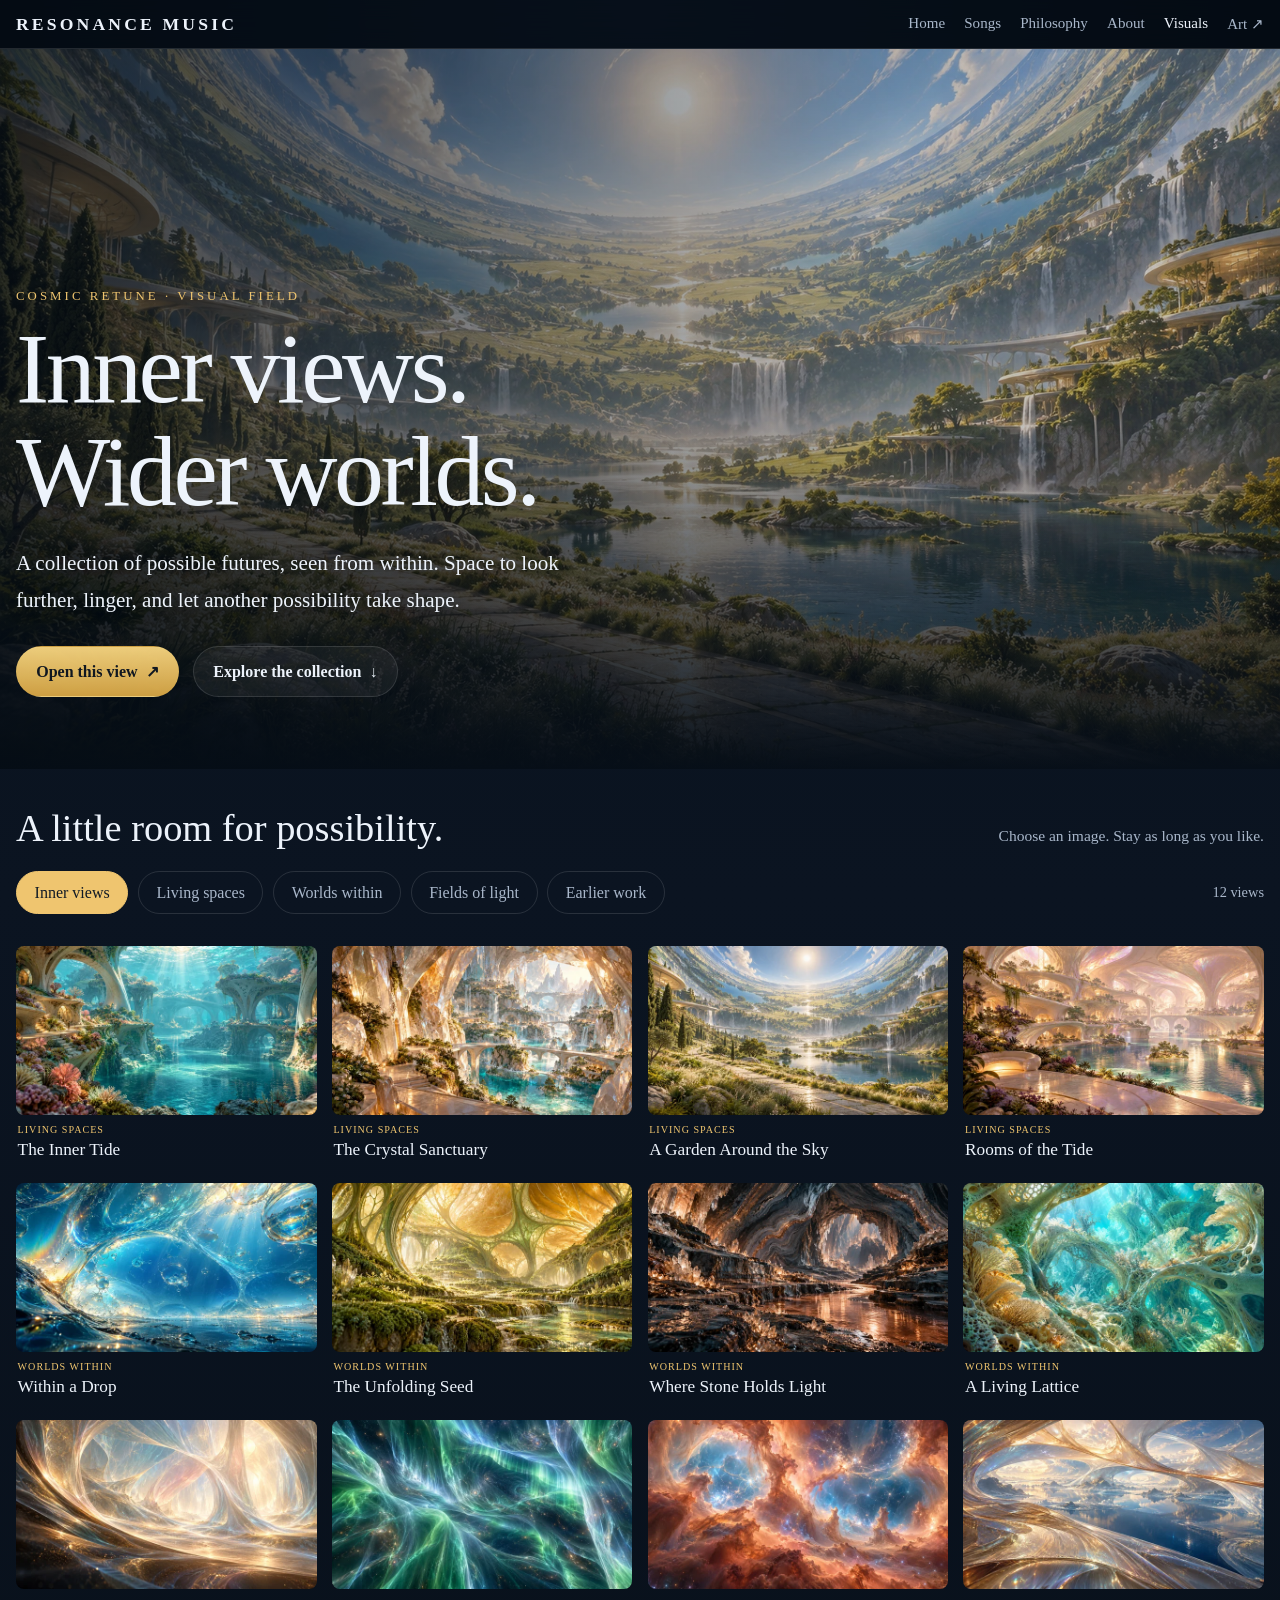
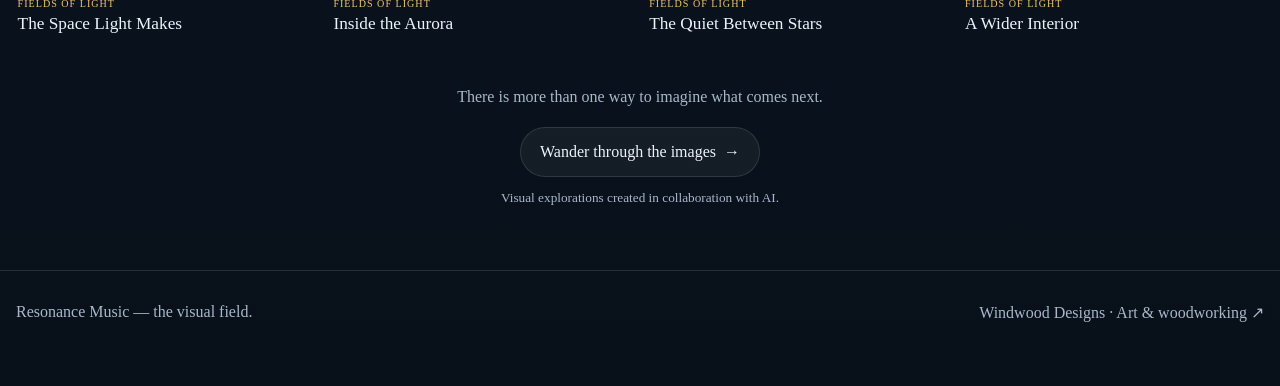
<file: visuals.html>
<!doctype html>
<html lang="en">
<head>
 <meta charset="utf-8">
 <meta name="viewport" content="width=device-width, initial-scale=1">
 <meta name="description" content="Inner views of wider worlds. Explore imagined futures within water, light, living matter and vast inhabited spaces in Cosmic Retune's image gallery.">
 <meta name="theme-color" content="#08101a">
 <title>Visuals — Inner Views · Cosmic Retune</title>
 <link rel="stylesheet" href="css/style.css">
 <link rel="stylesheet" href="css/visuals.css">
 <script src="js/visuals-data.js" defer></script>
 <script src="js/visuals.js" defer></script>
</head>
<body class="visuals-page">
<a class="skip-link" href="#gallery">Skip to the images</a>
<header class="topbar"><div class="container nav-wrap">
 <a class="brand" href="index.html">Resonance Music</a>
 <nav class="nav" aria-label="Main navigation">
  <a href="index.html">Home</a><a href="songs.html">Songs</a><a href="philosophy.html">Philosophy</a><a href="about.html">About</a>
  <a href="visuals.html" class="active" aria-current="page">Visuals</a>
  <a class="companion-link" href="https://windwood2.github.io/works/" target="_blank" rel="noopener noreferrer" aria-label="Art — Windwood Designs (opens in a new tab)">Art <span aria-hidden="true">↗</span></a>
 </nav>
</div></header>
<main>
 <section class="visual-hero" aria-labelledby="visuals-title">
  <img class="visual-hero-image" src="assets/inner-views/03-orbital-garden.webp" srcset="assets/inner-views/03-orbital-garden-thumb.webp 640w, assets/inner-views/03-orbital-garden.webp 1672w" sizes="100vw" alt="A vast garden landscape curves upward into its own sunlit sky." width="1672" height="941" fetchpriority="high">
  <div class="container visual-intro">
   <div class="eyebrow">Cosmic Retune · Visual field</div>
   <h1 id="visuals-title">Inner views.<br>Wider worlds.</h1>
   <p class="lead">A collection of possible futures, seen from within. Space to look further, linger, and let another possibility take shape.</p>
   <div class="buttons">
    <a class="btn primary" href="assets/inner-views/03-orbital-garden.webp" data-view="03-orbital-garden">Open this view <span aria-hidden="true">↗</span></a>
    <a class="btn" href="#gallery">Explore the collection <span aria-hidden="true">↓</span></a>
   </div>
  </div>
 </section>
 <section class="gallery-section" id="gallery" aria-labelledby="gallery-title">
  <div class="container">
   <div class="gallery-heading"><h2 id="gallery-title">A little room for possibility.</h2><p>Choose an image. Stay as long as you like.</p></div>
   <div class="gallery-filters" id="gallery-filters" aria-label="Image collections" hidden>
    <button type="button" data-filter="inner" aria-pressed="true">Inner views</button>
    <button type="button" data-filter="living" aria-pressed="false">Living spaces</button>
    <button type="button" data-filter="within" aria-pressed="false">Worlds within</button>
    <button type="button" data-filter="light" aria-pressed="false">Fields of light</button>
    <button type="button" data-filter="earlier" aria-pressed="false">Earlier work</button>
    <span class="view-count" id="view-count" aria-live="polite">12 views</span>
   </div>
   <div class="inner-gallery">
<figure class="view-item" data-id="01-inner-tide">
  <a class="view-image-link" data-view="01-inner-tide" href="assets/inner-views/01-inner-tide.webp" aria-label="Open The Inner Tide in the large viewer">
   <img src="assets/inner-views/01-inner-tide-thumb.webp" alt="An ocean sanctuary, lit by the moving world above." width="1672" height="941" loading="lazy" decoding="async">
   <span class="view-open" aria-hidden="true">View large ↗</span>
  </a>
  <figcaption class="view-caption"><span class="view-category">Living spaces</span><h3>The Inner Tide</h3></figcaption>
 </figure>
<figure class="view-item" data-id="02-crystal-sanctuary">
  <a class="view-image-link" data-view="02-crystal-sanctuary" href="assets/inner-views/02-crystal-sanctuary.webp" aria-label="Open The Crystal Sanctuary in the large viewer">
   <img src="assets/inner-views/02-crystal-sanctuary-thumb.webp" alt="An inhabited valley held within a luminous crystal mountain." width="1672" height="941" loading="lazy" decoding="async">
   <span class="view-open" aria-hidden="true">View large ↗</span>
  </a>
  <figcaption class="view-caption"><span class="view-category">Living spaces</span><h3>The Crystal Sanctuary</h3></figcaption>
 </figure>
<figure class="view-item" data-id="03-orbital-garden">
  <a class="view-image-link" data-view="03-orbital-garden" href="assets/inner-views/03-orbital-garden.webp" aria-label="Open A Garden Around the Sky in the large viewer">
   <img src="assets/inner-views/03-orbital-garden-thumb.webp" alt="An interior landscape that curves upward into its own sky." width="1672" height="941" loading="lazy" decoding="async">
   <span class="view-open" aria-hidden="true">View large ↗</span>
  </a>
  <figcaption class="view-caption"><span class="view-category">Living spaces</span><h3>A Garden Around the Sky</h3></figcaption>
 </figure>
<figure class="view-item" data-id="04-nacre-habitat">
  <a class="view-image-link" data-view="04-nacre-habitat" href="assets/inner-views/04-nacre-habitat.webp" aria-label="Open Rooms of the Tide in the large viewer">
   <img src="assets/inner-views/04-nacre-habitat-thumb.webp" alt="Iridescent chambers, gardens, and still water at an unfolding scale." width="1672" height="941" loading="lazy" decoding="async">
   <span class="view-open" aria-hidden="true">View large ↗</span>
  </a>
  <figcaption class="view-caption"><span class="view-category">Living spaces</span><h3>Rooms of the Tide</h3></figcaption>
 </figure>
<figure class="view-item" data-id="05-within-water">
  <a class="view-image-link" data-view="05-within-water" href="assets/inner-views/05-within-water.webp" aria-label="Open Within a Drop in the large viewer">
   <img src="assets/inner-views/05-within-water-thumb.webp" alt="A drop of water imagined as an expansive world." width="1672" height="941" loading="lazy" decoding="async">
   <span class="view-open" aria-hidden="true">View large ↗</span>
  </a>
  <figcaption class="view-caption"><span class="view-category">Worlds within</span><h3>Within a Drop</h3></figcaption>
 </figure>
<figure class="view-item" data-id="06-seed-world">
  <a class="view-image-link" data-view="06-seed-world" href="assets/inner-views/06-seed-world.webp" aria-label="Open The Unfolding Seed in the large viewer">
   <img src="assets/inner-views/06-seed-world-thumb.webp" alt="A seed becomes a landscape of translucent membranes and branching light." width="1672" height="941" loading="lazy" decoding="async">
   <span class="view-open" aria-hidden="true">View large ↗</span>
  </a>
  <figcaption class="view-caption"><span class="view-category">Worlds within</span><h3>The Unfolding Seed</h3></figcaption>
 </figure>
<figure class="view-item" data-id="07-mineral-light">
  <a class="view-image-link" data-view="07-mineral-light" href="assets/inner-views/07-mineral-light.webp" aria-label="Open Where Stone Holds Light in the large viewer">
   <img src="assets/inner-views/07-mineral-light-thumb.webp" alt="Layered mineral, clear crystal, and a quiet copper river." width="1672" height="940" loading="lazy" decoding="async">
   <span class="view-open" aria-hidden="true">View large ↗</span>
  </a>
  <figcaption class="view-caption"><span class="view-category">Worlds within</span><h3>Where Stone Holds Light</h3></figcaption>
 </figure>
<figure class="view-item" data-id="08-reef-interior">
  <a class="view-image-link" data-view="08-reef-interior" href="assets/inner-views/08-reef-interior.webp" aria-label="Open A Living Lattice in the large viewer">
   <img src="assets/inner-views/08-reef-interior-thumb.webp" alt="Living structure seen from within, with space between every connection." width="1672" height="941" loading="lazy" decoding="async">
   <span class="view-open" aria-hidden="true">View large ↗</span>
  </a>
  <figcaption class="view-caption"><span class="view-category">Worlds within</span><h3>A Living Lattice</h3></figcaption>
 </figure>
<figure class="view-item" data-id="09-folded-light">
  <a class="view-image-link" data-view="09-folded-light" href="assets/inner-views/09-folded-light.webp" aria-label="Open The Space Light Makes in the large viewer">
   <img src="assets/inner-views/09-folded-light-thumb.webp" alt="Light folds into layers of space, without a single outer wall." width="1672" height="941" loading="lazy" decoding="async">
   <span class="view-open" aria-hidden="true">View large ↗</span>
  </a>
  <figcaption class="view-caption"><span class="view-category">Fields of light</span><h3>The Space Light Makes</h3></figcaption>
 </figure>
<figure class="view-item" data-id="10-aurora-interior">
  <a class="view-image-link" data-view="10-aurora-interior" href="assets/inner-views/10-aurora-interior.webp" aria-label="Open Inside the Aurora in the large viewer">
   <img src="assets/inner-views/10-aurora-interior-thumb.webp" alt="Aurora curtains seen from their luminous interior." width="1672" height="941" loading="lazy" decoding="async">
   <span class="view-open" aria-hidden="true">View large ↗</span>
  </a>
  <figcaption class="view-caption"><span class="view-category">Fields of light</span><h3>Inside the Aurora</h3></figcaption>
 </figure>
<figure class="view-item" data-id="11-stellar-nursery">
  <a class="view-image-link" data-view="11-stellar-nursery" href="assets/inner-views/11-stellar-nursery.webp" aria-label="Open The Quiet Between Stars in the large viewer">
   <img src="assets/inner-views/11-stellar-nursery-thumb.webp" alt="Clouds and threads of light open into the spaces between stars." width="1672" height="941" loading="lazy" decoding="async">
   <span class="view-open" aria-hidden="true">View large ↗</span>
  </a>
  <figcaption class="view-caption"><span class="view-category">Fields of light</span><h3>The Quiet Between Stars</h3></figcaption>
 </figure>
<figure class="view-item" data-id="12-between-worlds">
  <a class="view-image-link" data-view="12-between-worlds" href="assets/inner-views/12-between-worlds.webp" aria-label="Open A Wider Interior in the large viewer">
   <img src="assets/inner-views/12-between-worlds-thumb.webp" alt="Translucent surfaces reveal one interior beyond another." width="1672" height="941" loading="lazy" decoding="async">
   <span class="view-open" aria-hidden="true">View large ↗</span>
  </a>
  <figcaption class="view-caption"><span class="view-category">Fields of light</span><h3>A Wider Interior</h3></figcaption>
 </figure>
<figure class="view-item" data-id="earlier-earth-hero">
  <a class="view-image-link" data-view="earlier-earth-hero" href="assets/art/earth-hero.png" aria-label="Open The Larger View in the large viewer">
   <img src="assets/inner-views/earlier-earth-hero-thumb.webp" alt="Earth artwork from the original Cosmic Retune collection." width="1672" height="941" loading="lazy" decoding="async">
   <span class="view-open" aria-hidden="true">View large ↗</span>
  </a>
  <figcaption class="view-caption"><span class="view-category">Earlier work</span><h3>The Larger View</h3></figcaption>
 </figure>
<figure class="view-item" data-id="earlier-listening-room">
  <a class="view-image-link" data-view="earlier-listening-room" href="assets/art/listening-room.png" aria-label="Open The Listening Room in the large viewer">
   <img src="assets/inner-views/earlier-listening-room-thumb.webp" alt="Listening Room artwork from the original Cosmic Retune collection." width="1672" height="941" loading="lazy" decoding="async">
   <span class="view-open" aria-hidden="true">View large ↗</span>
  </a>
  <figcaption class="view-caption"><span class="view-category">Earlier work</span><h3>The Listening Room</h3></figcaption>
 </figure>
<figure class="view-item" data-id="earlier-cosmic-mind">
  <a class="view-image-link" data-view="earlier-cosmic-mind" href="assets/art/cosmic-mind.png" aria-label="Open Cosmic Mind in the large viewer">
   <img src="assets/inner-views/earlier-cosmic-mind-thumb.webp" alt="Cosmic Mind artwork from the original Cosmic Retune collection." width="1672" height="941" loading="lazy" decoding="async">
   <span class="view-open" aria-hidden="true">View large ↗</span>
  </a>
  <figcaption class="view-caption"><span class="view-category">Earlier work</span><h3>Cosmic Mind</h3></figcaption>
 </figure>
<figure class="view-item" data-id="earlier-resonance-field">
  <a class="view-image-link" data-view="earlier-resonance-field" href="assets/art/resonance-field.png" aria-label="Open Resonance Field in the large viewer">
   <img src="assets/inner-views/earlier-resonance-field-thumb.webp" alt="Resonance Field artwork from the original Cosmic Retune collection." width="1672" height="941" loading="lazy" decoding="async">
   <span class="view-open" aria-hidden="true">View large ↗</span>
  </a>
  <figcaption class="view-caption"><span class="view-category">Earlier work</span><h3>Resonance Field</h3></figcaption>
 </figure>
   </div>
   <div class="gallery-endnote"><p>There is more than one way to imagine what comes next.</p><button type="button" class="btn" id="gallery-play" hidden>Wander through the images <span aria-hidden="true">→</span></button><span class="gallery-credit">Visual explorations created in collaboration with AI.</span></div>
  </div>
 </section>
</main>
<footer><div class="container footer-wrap"><span>Resonance Music — the visual field.</span><a class="footer-companion" href="https://windwood2.github.io/works/" target="_blank" rel="noopener noreferrer" aria-label="Windwood Designs — art and woodworking (opens in a new tab)">Windwood Designs · Art &amp; woodworking <span aria-hidden="true">↗</span></a></div></footer>

<dialog class="art-viewer" id="art-viewer" aria-labelledby="viewer-title" aria-describedby="viewer-description viewer-help">
 <header class="viewer-header">
  <div class="viewer-heading"><span class="view-category" id="viewer-category">Inner views</span><h2 id="viewer-title">Inner view</h2></div>
  <button type="button" class="viewer-close" id="viewer-close" autofocus>Close <span aria-hidden="true">×</span></button>
 </header>
 <div class="viewer-picture">
  <div class="viewer-stage" id="viewer-stage" aria-busy="false"><div class="viewer-canvas"><img id="viewer-image" alt="" draggable="false" width="1672" height="941"></div></div>
  <div class="viewer-loading" id="viewer-loading" hidden aria-hidden="true">Opening view…</div>
  <button type="button" class="viewer-arrow viewer-prev" id="viewer-prev" aria-label="Previous image"><span aria-hidden="true">‹</span></button>
  <button type="button" class="viewer-arrow viewer-next" id="viewer-next" aria-label="Next image"><span aria-hidden="true">›</span></button>
 </div>
 <div class="viewer-bottom">
  <p class="viewer-description" id="viewer-description"></p>
  <div class="viewer-toolbar" aria-label="Image viewer controls">
   <span class="viewer-counter" id="viewer-counter">1 / 12</span>
   <button type="button" class="viewer-control" id="viewer-play" aria-pressed="false">Play slowly</button>
   <label class="viewer-pace">Every <select id="viewer-pace" aria-label="Slideshow interval"><option value="15">15 seconds</option><option value="25" selected>25 seconds</option><option value="40">40 seconds</option></select></label>
   <button type="button" class="viewer-control" id="viewer-zoom" aria-pressed="false">Zoom in</button>
   <button type="button" class="viewer-control" id="viewer-fullscreen" aria-pressed="false">Full screen</button>
   <a class="viewer-control" id="viewer-original" href="assets/inner-views/01-inner-tide.webp" target="_blank" rel="noopener">Open image <span aria-hidden="true">↗</span></a>
  </div>
  <p class="viewer-help" id="viewer-help"><span class="desktop-help">← → Browse · Click image or + to zoom · Drag to explore · Esc to close</span><span class="touch-help">Swipe to browse · Tap image to zoom · Scroll to explore</span></p>
  <span class="sr-only" id="viewer-status" role="status" aria-live="polite"></span>
 </div>
</dialog>
</body>
</html>
</file>
<file: css/style.css>
:root {
  --bg: #08101a;
  --bg2: #0f1b2d;
  --panel: rgba(11,22,35,.72);
  --panel-strong: rgba(8,16,26,.88);
  --text: #edf3fb;
  --muted: #a9b7ca;
  --line: rgba(255,255,255,.12);
  --gold: #efc56f;
  --blue: #7fc7ff;
  --max: 1180px;
  --radius: 22px;
  --shadow: 0 25px 60px rgba(0,0,0,.35);
}
* { box-sizing: border-box; }
html { scroll-behavior: smooth; }
body {
  margin: 0;
  font-family: Georgia, 'Times New Roman', serif;
  color: var(--text);
  background:
    radial-gradient(circle at top, rgba(53,91,145,.35), transparent 33%),
    linear-gradient(180deg, #07111b 0%, #0b1421 45%, #08101a 100%);
  min-height: 100vh;
}
a { color: var(--blue); text-decoration: none; }
a:hover { text-decoration: underline; }
img { max-width: 100%; display: block; }
.container { width: min(calc(100% - 2rem), var(--max)); margin: 0 auto; }
.topbar {
  position: sticky; top: 0; z-index: 20;
  background: rgba(4,10,18,.82);
  backdrop-filter: blur(14px);
  border-bottom: 1px solid var(--line);
}
.nav-wrap { display:flex; align-items:center; justify-content:space-between; gap:1rem; padding: .85rem 0; }
.brand { color: var(--text); font-size: 1.1rem; letter-spacing: .18em; text-transform: uppercase; font-weight: bold; }
.nav { display:flex; flex-wrap: wrap; gap: .8rem 1.2rem; }
.nav a { color: var(--muted); }
.nav a.active, .nav a:hover { color: var(--text); text-decoration:none; }
.hero {
  position: relative;
  min-height: 72vh;
  display: grid;
  align-items: end;
  overflow: hidden;
  border-bottom: 1px solid var(--line);
}
.hero.small { min-height: 46vh; }
.hero-bg {
  position:absolute; inset:0; background-size: cover; background-position:center;
  transform: scale(1.02);
}
.hero-overlay {
  position:absolute; inset:0;
  background: linear-gradient(180deg, rgba(6,10,17,.12) 0%, rgba(6,10,17,.45) 40%, rgba(7,12,20,.92) 100%);
}
.hero-content {
  position:relative; z-index:2;
  padding: 6rem 0 4rem;
  width:min(100%, 900px);
}
.eyebrow { color: var(--gold); text-transform: uppercase; letter-spacing: .24em; font-size: .8rem; margin-bottom: .9rem; }
h1, h2, h3 { margin: 0 0 1rem; line-height: 1.08; }
h1 { font-size: clamp(2.7rem, 7vw, 5.6rem); }
h2 { font-size: clamp(1.8rem, 4vw, 3rem); }
h3 { font-size: clamp(1.2rem, 2vw, 1.6rem); }
p { line-height: 1.75; color: var(--muted); }
.lead { font-size: 1.18rem; color: var(--text); max-width: 48rem; }
.quote {
  margin-top: 1.2rem; padding: 1rem 1.2rem; border-left: 3px solid var(--gold);
  background: rgba(255,255,255,.04); color: #f6f2e9;
}
.buttons { display:flex; gap:.9rem; flex-wrap: wrap; margin-top:1.6rem; }
.btn {
  display:inline-flex; align-items:center; justify-content:center; gap:.5rem;
  padding: .95rem 1.2rem; border-radius: 999px; border:1px solid var(--line);
  background: rgba(255,255,255,.05); color: var(--text); font-weight: bold;
  box-shadow: var(--shadow);
}
.btn.primary { background: linear-gradient(180deg, rgba(255,220,132,.92), rgba(222,171,70,.92)); color:#101720; }
.btn:hover { text-decoration:none; filter: brightness(1.06); }
.section { padding: 4rem 0; }
.panel {
  background: var(--panel); border: 1px solid var(--line); border-radius: var(--radius);
  padding: 1.4rem; box-shadow: var(--shadow);
}
.grid { display:grid; gap:1.2rem; }
.grid.two { grid-template-columns: repeat(auto-fit, minmax(280px, 1fr)); }
.grid.three { grid-template-columns: repeat(auto-fit, minmax(240px, 1fr)); }
.card {
  background: linear-gradient(180deg, rgba(255,255,255,.05), rgba(255,255,255,.025));
  border: 1px solid var(--line); border-radius: 22px; overflow: hidden; box-shadow: var(--shadow);
}
.card-body { padding: 1.15rem 1.15rem 1.25rem; }
.card-media { aspect-ratio: 16 / 9; object-fit: cover; width:100%; }
.kicker { color: var(--gold); font-size: .85rem; text-transform: uppercase; letter-spacing: .16em; }
.song-grid { display:grid; gap:1.2rem; grid-template-columns: repeat(auto-fit, minmax(260px, 1fr)); }
.song-card h3 { margin-bottom: .4rem; }
.song-card p { margin-top: .5rem; }
.meta { display:flex; flex-wrap: wrap; gap:.7rem 1rem; color: var(--muted); font-size: .95rem; }
.song-layout { display:grid; gap: 1.5rem; grid-template-columns: 1.2fr .8fr; }
.song-main, .song-side { min-width:0; }
@media (max-width: 900px) { .song-layout { grid-template-columns: 1fr; } }
.audio-box, .video-box, .lyrics-box, .info-box { margin-bottom: 1rem; }
audio, video { width:100%; border-radius: 14px; }
pre.lyrics {
  white-space: pre-wrap; font: 1rem/1.8 Georgia, serif; color: var(--text);
  margin: 0; background: rgba(0,0,0,.14); border-radius: 16px; padding: 1rem;
}
.note {
  padding: .9rem 1rem; border:1px dashed rgba(255,255,255,.22); border-radius: 14px; color: var(--muted);
  background: rgba(255,255,255,.04);
}
.steps li { margin: 0 0 .65rem; color: var(--muted); }
footer {
  border-top: 1px solid var(--line); padding: 2rem 0 4rem; color: var(--muted);
}
.gallery { display:grid; gap:1rem; grid-template-columns: repeat(auto-fit, minmax(220px, 1fr)); }
.gallery img { aspect-ratio: 16/10; width:100%; object-fit: cover; border-radius: 16px; border:1px solid var(--line); box-shadow: var(--shadow); }
hr.sep { border:none; border-top:1px solid var(--line); margin:2rem 0; }
.small { font-size: .95rem; }
.muted { color: var(--muted); }
.center { text-align:center; }

/* Watch + Lyrics */
.watch-read-layout {
  display: grid;
  grid-template-columns: minmax(0, 1.15fr) minmax(320px, .85fr);
  gap: 1.5rem;
  align-items: stretch;
  margin-top: 1.5rem;
}
.watch-column {
  min-width: 0;
  align-self: stretch;
}
.video-sticky {
  position: sticky;
  top: 5.5rem;
  background: var(--panel);
  border: 1px solid var(--line);
  border-radius: var(--radius);
  padding: 1.2rem;
  box-shadow: var(--shadow);
}
.watch-kicker { margin-bottom: .85rem; }
.youtube-frame {
  position: relative;
  width: 100%;
  aspect-ratio: 16 / 9;
  overflow: hidden;
  border-radius: 16px;
  background: #000;
}
.youtube-frame iframe {
  position: absolute;
  inset: 0;
  width: 100%;
  height: 100%;
  border: 0;
}
.watch-read-layout .lyrics-box {
  margin-bottom: 0;
  max-height: calc(100vh - 7rem);
  overflow-y: auto;
  overscroll-behavior: contain;
  scrollbar-gutter: stable;
}
.video-only-layout {
  grid-template-columns: minmax(0, 760px);
}

@media (max-width: 900px) {
  .watch-read-layout {
    grid-template-columns: 1fr;
    align-items: start;
  }
  .video-sticky {
    position: relative;
    top: auto;
  }
  .watch-read-layout .lyrics-box {
    max-height: none;
    overflow-y: visible;
  }
}  
/* Scrollable lyrics on all desktop song pages */
@media (min-width: 901px) {
  .lyrics-box {
    max-height: 400px;
    overflow-y: auto;
    overscroll-behavior: contain;
    scrollbar-gutter: stable;
  }


}
</file>
<file: css/visuals.css>
/* Visuals page only. Shared site styles remain unchanged. */
.visuals-page { --max: 1360px; }
.visuals-page button,.visuals-page select { font:inherit; }
.visuals-page button,.visuals-page a { -webkit-tap-highlight-color:transparent; }
.visuals-page :focus-visible { outline:2px solid var(--gold); outline-offset:5px; }
.visuals-page [hidden] { display:none!important; }
.skip-link { position:fixed;top:-5rem;left:1rem;z-index:100;padding:.75rem 1rem;background:var(--gold);color:#08101a; }
.skip-link:focus { top:1rem; }
.visuals-page .nav-wrap { flex-wrap:wrap; }
.visuals-page .nav { font-size:.94rem; }
.visual-hero { position:relative;min-height: min(740px,80vh);display:flex;align-items:flex-end;overflow:hidden;background:#0a1826; }
.visual-hero-image { position:absolute;inset:0;width:100%;height:100%;object-fit:cover;object-position:center 48%; }
.visual-hero::after { content:'';position:absolute;inset:0;background:linear-gradient(90deg,rgba(4,12,20,.8),rgba(4,12,20,.23) 70%),linear-gradient(0deg,#08101a,transparent 48%);pointer-events:none; }
.visual-intro { position:relative;z-index:1;padding:6rem 0 4.5rem; }
.visual-intro h1 { max-width:760px;letter-spacing:-.035em;line-height:1.03;font-size:clamp(3.5rem,7.8vw,7.3rem);font-weight:normal; }
.visual-intro .lead { max-width:35rem;margin-bottom:0;font-size:clamp(1.1rem,1.9vw,1.32rem);text-shadow:0 1px 16px #08101a; }
.visual-intro .buttons { margin-top:1.7rem; }
.visuals-page .btn { cursor:pointer;box-shadow:none; }
.visuals-page .btn.primary { border-color:transparent; }
.gallery-section { padding:2.4rem 0 4rem; }
.gallery-heading { display:flex;gap:1rem;justify-content:space-between;align-items:baseline;margin-bottom:1.4rem; }
.gallery-heading h2 { font-size:clamp(1.7rem,3vw,2.45rem);font-weight:normal;margin:0; }
.gallery-heading p { margin:0;font-size:.97rem; }
.gallery-filters { display:flex;gap:.6rem;flex-wrap:wrap;align-items:center;margin-bottom:2rem; }
.gallery-filters button { cursor:pointer;border:1px solid var(--line);border-radius:999px;color:var(--muted);padding:.7rem 1.1rem;background:transparent;transition:background .18s,color .18s; }
.gallery-filters button[aria-pressed='true'] { background:var(--gold);border-color:var(--gold);color:#111a25; }
.gallery-filters button:hover { color:var(--text);border-color:var(--gold); }
.gallery-filters button[aria-pressed='true']:hover { color:#111a25; }
.view-count { font-size:.9rem;color:var(--muted);margin-left:auto; }
.inner-gallery { display:grid;grid-template-columns:repeat(4,minmax(0,1fr));gap:1.35rem .95rem; }
.view-item { margin:0;min-width:0; }
.view-image-link { position:relative;display:block;border-radius:8px;overflow:hidden;background:#0d1e2d;cursor:zoom-in; }
.view-image-link img { display:block;width:100%;height:auto;aspect-ratio:16/9;object-fit:cover;transition:transform .5s ease,filter .3s; }
.view-image-link:hover img { transform:scale(1.025);filter:brightness(1.07); }
.view-open { position:absolute;right:.7rem;bottom:.7rem;border:1px solid rgba(255,255,255,.35);border-radius:99px;padding:.4rem .7rem;font-size:.8rem;color:#fff;background:rgba(3,10,17,.72);opacity:0;transform:translateY(4px);transition:opacity .2s,transform .2s; }
.view-image-link:hover .view-open,.view-image-link:focus-visible .view-open { opacity:1;transform:none; }
.view-caption { padding:.6rem .1rem 0; }
.view-caption .view-category { font-size:.63rem;letter-spacing:.1em;margin-bottom:.25rem; }
.view-category { display:block;font-size:.69rem;letter-spacing:.13em;text-transform:uppercase;color:var(--gold);margin-bottom:.35rem; }
.view-caption h3 { font-size:1.08rem;font-weight:normal;margin:0;line-height:1.25; }
.gallery-endnote { max-width:44rem;margin:3rem auto 0;text-align:center;font-size:1rem; }
.gallery-credit { display:block;font-size:.83rem;color:var(--muted);margin-top:.8rem; }
.visuals-page .footer-wrap { display:flex;justify-content:space-between;flex-wrap:wrap;gap:1rem; }
.visuals-page .footer-companion { color:var(--muted); }
.viewer-open { overflow:hidden; }
.art-viewer { padding:0;border:0;background:#050a11;color:var(--text);width:100vw;max-width:none;height:100vh;height:100dvh;max-height:none;margin:0;overflow:hidden; }
.art-viewer[open] { display:grid;grid-template-rows:auto minmax(0,1fr) auto; }
.art-viewer::backdrop { background:#050a11; }
.viewer-header { padding:1rem 1.4rem;display:flex;align-items:center;gap:1rem;justify-content:space-between;border-bottom:1px solid rgba(255,255,255,.08); }
.viewer-heading { min-width:0; }
.viewer-heading .view-category { margin-bottom:.25rem; }
.viewer-heading h2 { font-size:clamp(1.15rem,2.2vw,1.65rem);font-weight:normal;margin:0; }
.viewer-close { cursor:pointer;flex-shrink:0;border:1px solid var(--line);border-radius:99px;color:var(--text);background:transparent;min-height:44px;padding:.55rem 1rem; }
.viewer-picture { position:relative;min-height:0;overflow:hidden; }
.viewer-stage { width:100%;height:100%;overflow:auto;overscroll-behavior:contain;touch-action:pan-y pinch-zoom;scrollbar-width:thin; }
.viewer-canvas { width:100%;height:100%;display:grid;grid-template-columns:minmax(0,1fr);grid-template-rows:minmax(0,1fr);place-items:center;padding:.6rem; }
.viewer-canvas img { width:100%;height:100%;min-width:0;min-height:0;object-fit:contain;max-width:none;cursor:zoom-in;user-select:none;-webkit-user-drag:none; }
.viewer-stage.is-zoomed { touch-action:auto; }
.is-zoomed .viewer-canvas { width:200%;height:200%; }
.is-zoomed img { cursor:grab; }
.viewer-stage.is-dragging img { cursor:grabbing; }
.viewer-loading { position:absolute;left:50%;top:50%;transform:translate(-50%,-50%);pointer-events:none;background:rgba(3,10,17,.8);padding:.7rem 1rem;border-radius:99px;font-size:.9rem; }
.viewer-arrow { position:absolute;top:50%;transform:translateY(-50%);z-index:2;border:1px solid rgba(255,255,255,.25);border-radius:50%;width:48px;height:48px;color:white;background:rgba(5,10,17,.7);font-size:1.8rem;cursor:pointer; }
.viewer-prev { left:1rem; }
.viewer-next { right:1rem; }
.viewer-arrow:hover,.viewer-close:hover,.viewer-control:hover { border-color:var(--gold);background:#172434; }
.viewer-bottom { padding:.65rem 1.4rem 1rem;border-top:1px solid rgba(255,255,255,.08); }
.viewer-description { font-size:.96rem;line-height:1.5;margin:0 auto .8rem;color:#b7c5d6;max-width:70rem;text-align:center; }
.viewer-toolbar { display:flex;flex-wrap:wrap;align-items:center;justify-content:center;gap:.6rem; }
.viewer-control { border:1px solid var(--line);border-radius:99px;min-height:42px;padding:.55rem .95rem;background:transparent;color:var(--text);cursor:pointer;display:inline-flex;align-items:center;justify-content:center;gap:.35rem; }
.viewer-control[aria-pressed='true'] { border-color:var(--gold);color:var(--gold); }
.viewer-control:hover { text-decoration:none; }
.viewer-pace { display:flex;align-items:center;gap:.45rem;font-size:.9rem;color:var(--muted); }
.viewer-pace select { border:1px solid var(--line);background:#101c2a;color:var(--text);border-radius:99px;padding:.5rem .6rem;min-height:42px; }
.viewer-counter { font-size:.88rem;color:var(--muted);font-variant-numeric:tabular-nums;min-width:4.5rem;text-align:center; }
.viewer-help { margin:.65rem 0 0;text-align:center;font-size:.79rem;line-height:1.4; }
.touch-help { display:none; }
.sr-only { position:absolute;width:1px;height:1px;padding:0;margin:-1px;overflow:hidden;clip:rect(0,0,0,0);white-space:nowrap;border:0; }
@media (max-width:1000px) { .inner-gallery { grid-template-columns:repeat(3,minmax(0,1fr)); } .gallery-heading { display:block; } .gallery-heading p { margin-top:.6rem; } }
@media (max-width:640px) {
 .visuals-page .brand { font-size:.93rem;letter-spacing:.12em; }
 .visuals-page .nav { gap:.6rem 1rem;font-size:.89rem; }
 .visual-hero { min-height:560px;min-height:min(620px,78svh); }
 .visual-intro { padding:5rem 0 2.7rem; }
 .visual-intro h1 { font-size:clamp(3rem,13.5vw,4.4rem); }
 .visual-hero::after { background:linear-gradient(0deg,#08101a,rgba(4,12,20,.2) 95%),linear-gradient(90deg,rgba(4,12,20,.5),transparent); }
 .visual-intro .btn { padding:.8rem 1rem; }
 .gallery-section { padding-top:1.5rem; }
 .gallery-filters { gap:.45rem;margin-bottom:1.5rem; }
 .gallery-filters button { padding:.6rem .8rem;font-size:.86rem; }
 .view-count { width:100%;margin-top:.35rem;margin-left:.2rem; }
 .inner-gallery { grid-template-columns:repeat(2,minmax(0,1fr));gap:1.2rem .75rem; }
 .view-caption h3 { font-size:1rem; }
 .view-caption .view-category { font-size:.58rem;letter-spacing:.07em; }
 .view-open { right:.4rem;bottom:.4rem;padding:.28rem .5rem;font-size:.68rem; }
 .view-open { opacity:1;transform:none; }
 .viewer-header { padding:.7rem .8rem;gap:.6rem; }
 .viewer-heading h2 { font-size:1.1rem; }
 .viewer-heading .view-category { font-size:.63rem; }
 .viewer-close { min-height:40px;padding:.5rem .8rem; }
 .viewer-arrow { width:40px;height:40px;font-size:1.5rem; }
 .viewer-prev { left:.4rem; } .viewer-next { right:.4rem; }
 .viewer-canvas { padding:.2rem; }
 .viewer-bottom { padding:.6rem .6rem max(.7rem,env(safe-area-inset-bottom)); }
 .viewer-description { font-size:.85rem;margin-bottom:.6rem; }
 .viewer-toolbar { gap:.4rem; }
 .viewer-control { font-size:.82rem;padding:.5rem .75rem;min-height:40px; }
 .viewer-counter { min-width:3.1rem;font-size:.8rem; }
 .viewer-pace { font-size:.8rem; }
 .viewer-pace select { min-height:40px;padding:.45rem; }
 .viewer-help { font-size:.71rem; }
 .desktop-help { display:none; } .touch-help { display:inline; }
}
@media (prefers-reduced-motion:reduce) { html { scroll-behavior:auto; } .view-image-link img,.view-open,.gallery-filters button { transition:none; } }
@media (max-height:500px) {
 .viewer-header { padding:.4rem .8rem; }
 .viewer-heading h2 { font-size:1.05rem; }
 .viewer-heading .view-category { display:none; }
 .viewer-bottom { padding:.4rem .6rem; }
 .viewer-description,.viewer-help { display:none; }
 .viewer-toolbar { gap:.35rem; }
 .viewer-control,.viewer-pace select { min-height:36px;padding:.35rem .65rem;font-size:.82rem; }
}
</file>
